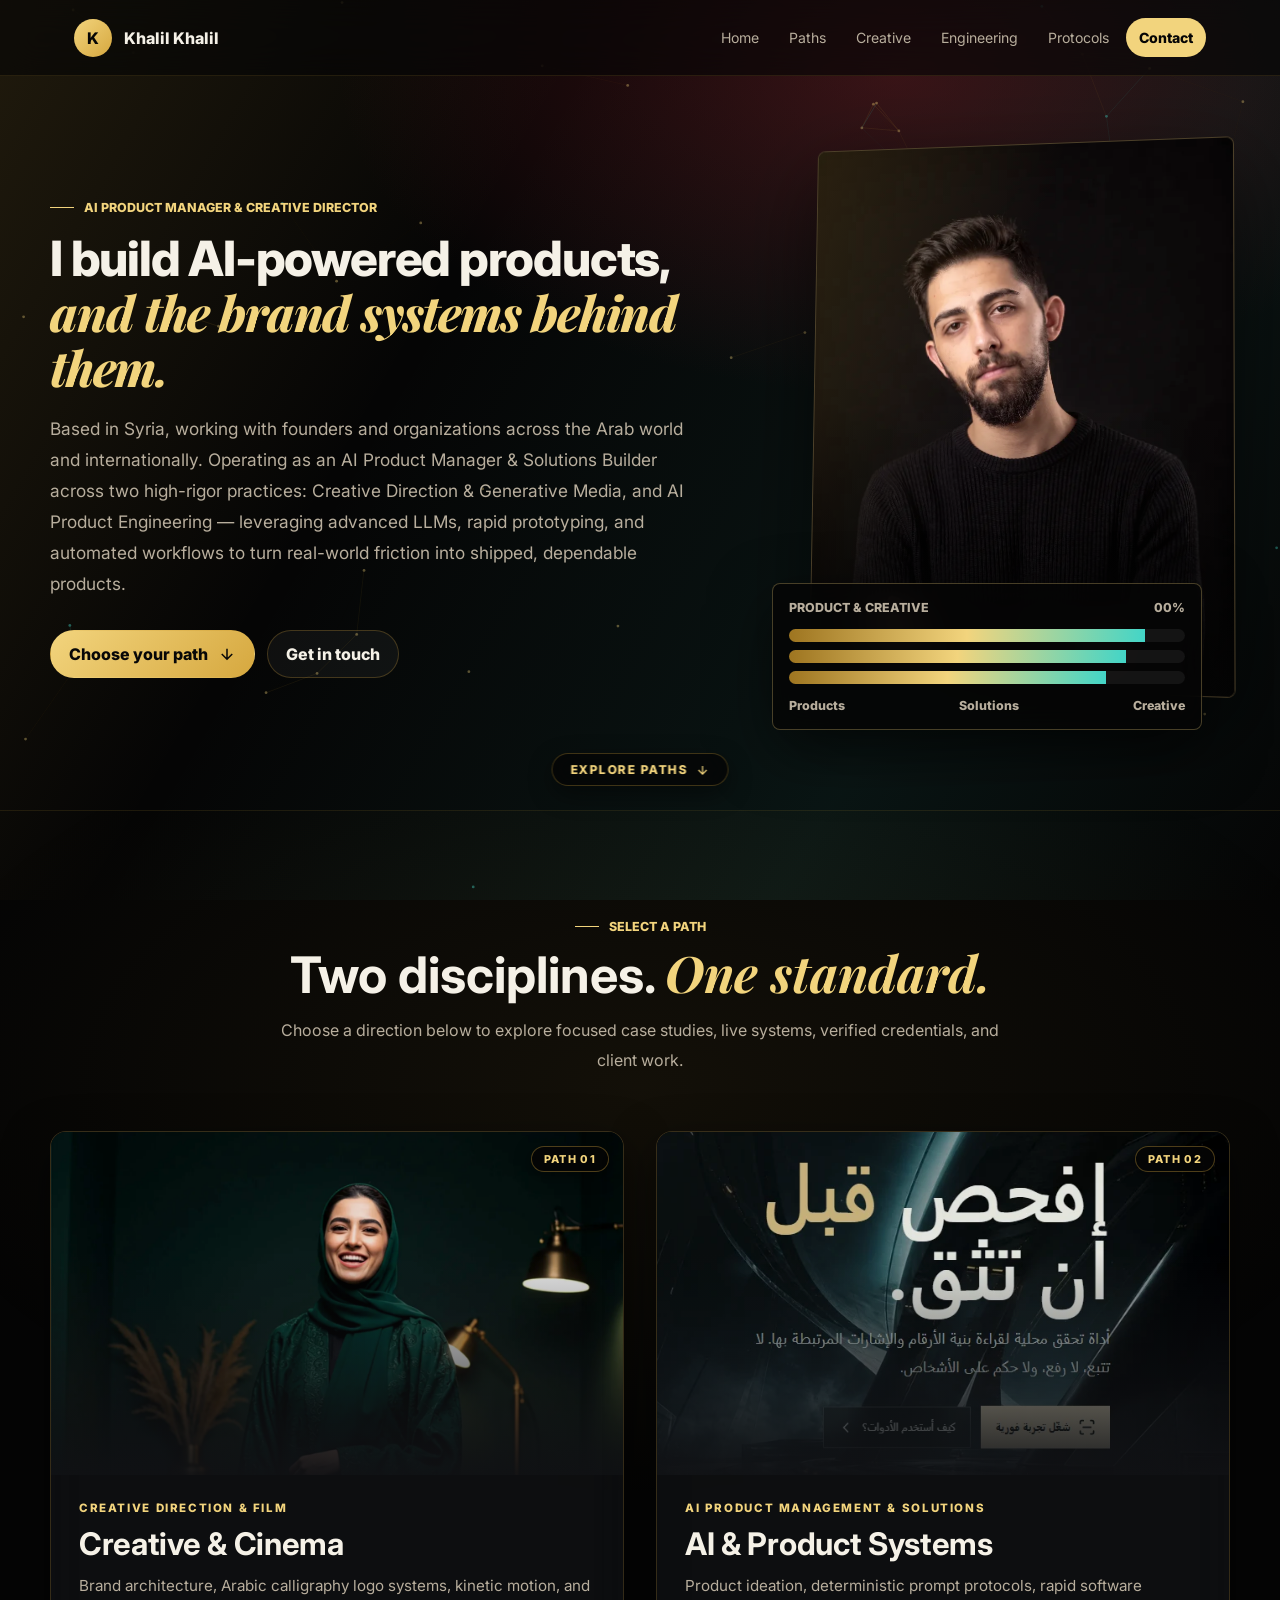
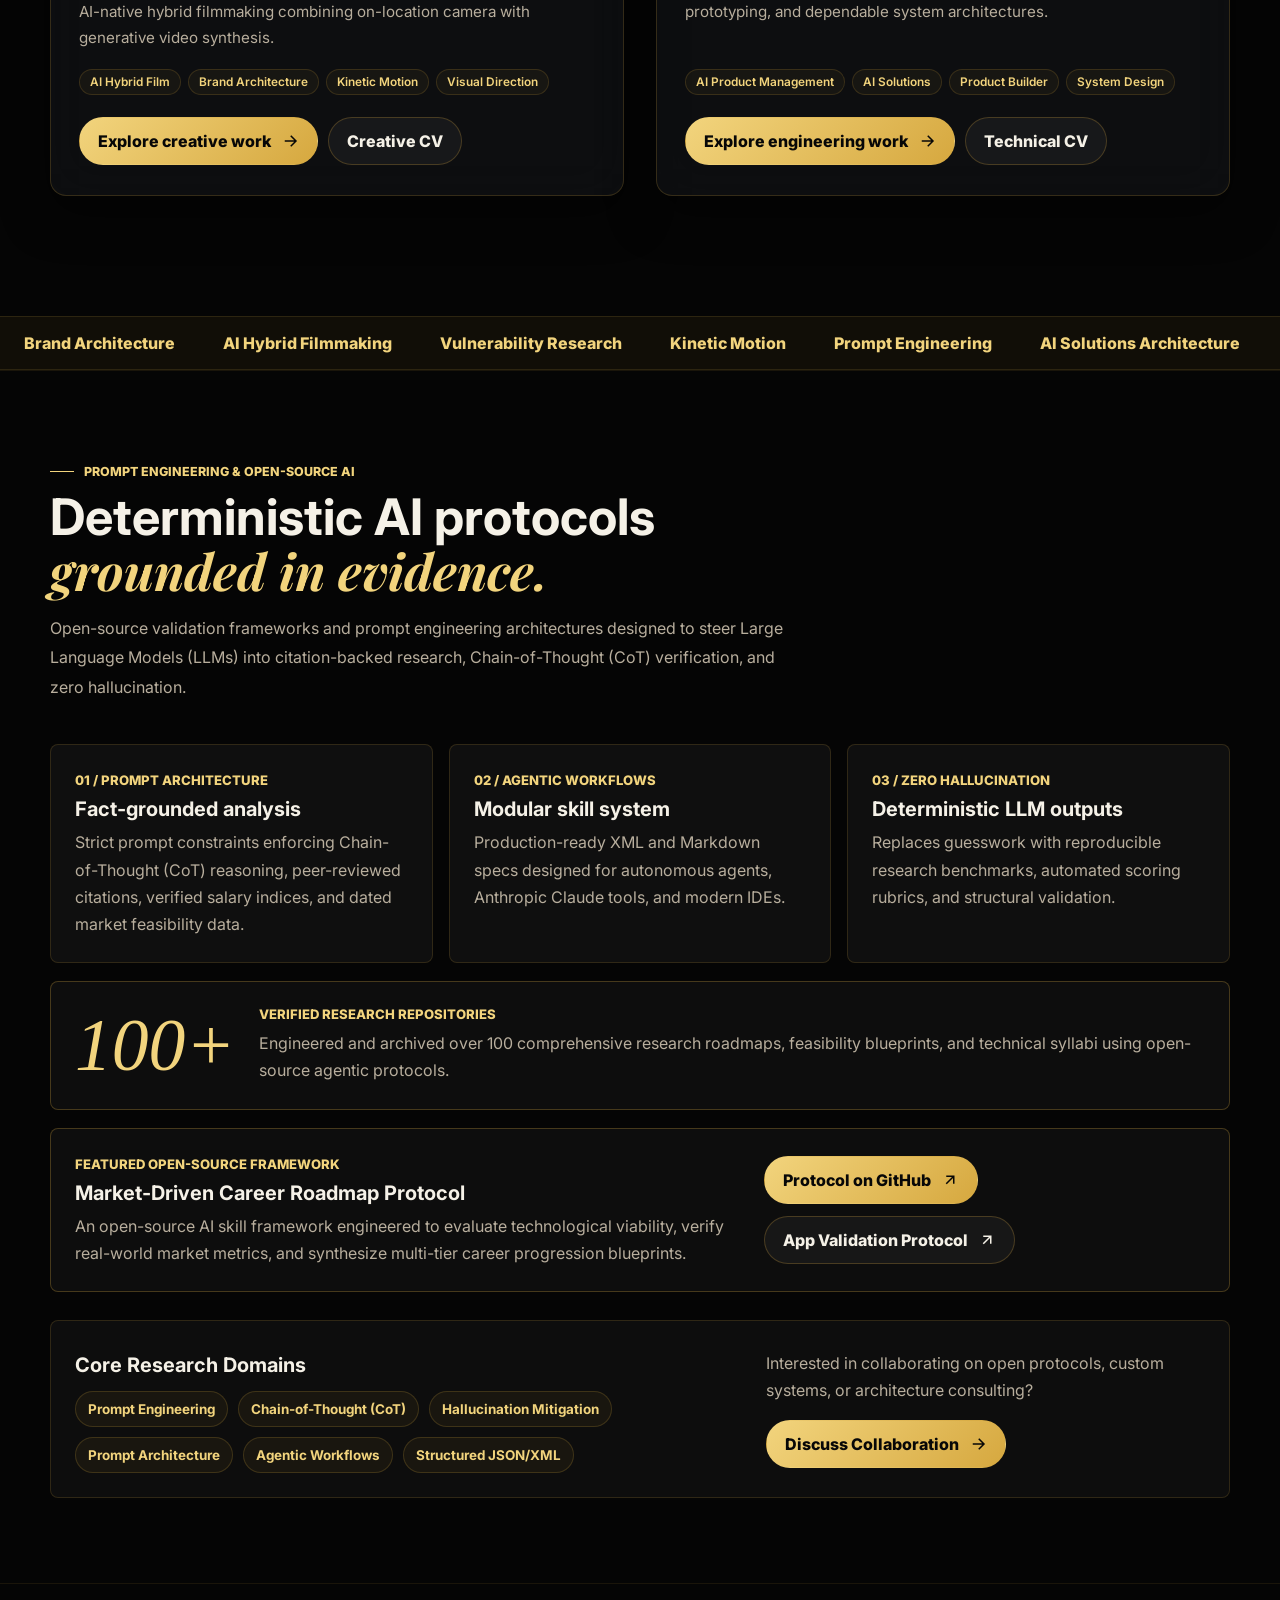
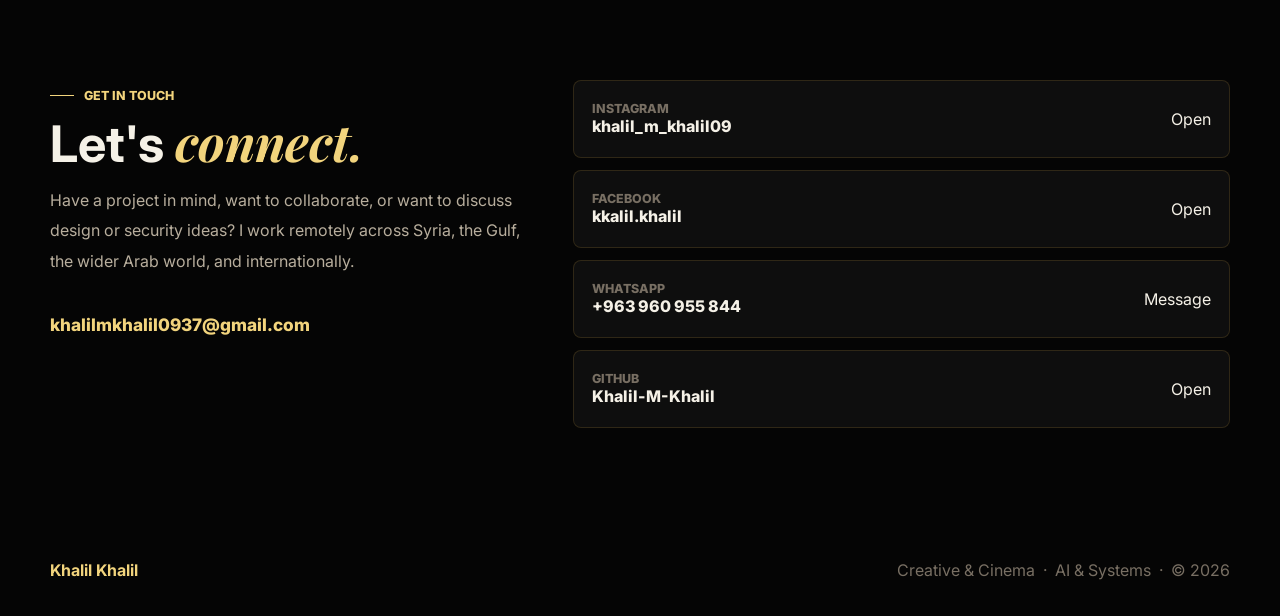
<file: index.html>
<!DOCTYPE html>
<html lang="en">
<head>
<meta charset="UTF-8">
<meta name="viewport" content="width=device-width, initial-scale=1.0">
<title>Khalil Khalil | Designer &amp; Security Researcher</title>
<meta name="description" content="Portfolio of Khalil Khalil: brand architecture, kinetic motion, cybersecurity research, prompt engineering, and deterministic AI protocols.">
<meta name="theme-color" content="#050505">
<link rel="preconnect" href="https://fonts.googleapis.com">
<link rel="preconnect" href="https://fonts.gstatic.com" crossorigin>
<link href="https://fonts.googleapis.com/css2?family=Inter:wght@400;500;600;700;800&family=Playfair+Display:ital,wght@0,700;1,700&display=swap" rel="stylesheet">
<link rel="stylesheet" href="css/style.css?v=20261119_typo_v6">
</head>
<body><canvas class="site-bg-canvas" id="bgCanvas" aria-hidden="true"></canvas>
<div class="cursor" id="cursor"></div>
<div class="cursor-ring" id="cursorRing"></div>
<div class="scroll-progress" id="scrollProgress"></div>

<nav class="nav"><div class="nav-inner">
    <a class="brand" href="index.html" aria-label="Khalil Khalil home"><span class="brand-mark">K</span><span>Khalil Khalil</span></a>
    <button class="menu-btn" id="menuBtn" aria-label="Open menu" aria-controls="navLinks" aria-expanded="false"><svg viewBox="0 0 24 24" width="19" height="19" fill="none" stroke="currentColor" stroke-width="2"><path d="M4 7h16M4 12h16M4 17h16"/></svg></button>
    <div class="nav-links" id="navLinks"><a href="index.html">Home</a><a href="#paths">Paths</a><a href="design.html">Creative</a><a href="technical.html">Engineering</a><a href="#protocols">Protocols</a><a class="nav-action" href="#contact">Contact</a></div></div></nav>
<main>
  <section class="hero landing-hero" id="home"><div class="container">
    <div class="hero-grid landing-hero-grid">
      <div class="landing-hero-copy">
        <span class="eyebrow reveal">AI Product Manager &amp; Creative Director</span>
        <h1 class="reveal">I build <span class="nowrap">AI-powered</span> products, <br class="desk-br"><span class="serif">and the brand systems behind them.</span></h1>
        <p class="hero-copy reveal">Based in Syria, working with founders and organizations across the Arab world and internationally. Operating as an AI Product Manager &amp; Solutions Builder across two high-rigor practices: Creative Direction &amp; Generative Media, and AI Product Engineering &mdash; leveraging advanced LLMs, rapid prototyping, and automated workflows to turn real-world friction into shipped, dependable products.</p>
        <div class="hero-actions reveal">
          <a class="btn btn-primary" href="#paths">Choose your path <svg viewBox="0 0 24 24" fill="none" stroke="currentColor" stroke-width="2"><path d="M12 5v14M19 12l-7 7-7-7"/></svg></a>
          <a class="btn" href="#contact">Get in touch</a>
        </div>
      </div>

      <div class="portrait-stage reveal">
        <div class="portrait-card" data-tilt>
          <img src="assets/portrait.webp" alt="Portrait of Khalil Khalil">
        </div>
        <div class="glass-console">
          <div class="console-top"><span>PRODUCT &amp; CREATIVE</span><span id="timelinePercent">00%</span></div>
          <div class="console-bars" aria-hidden="true">
            <div class="bar"><span style="--w:90%"></span></div>
            <div class="bar"><span style="--w:85%"></span></div>
            <div class="bar"><span style="--w:80%"></span></div>
          </div>
          <div class="console-bottom"><span>Products</span><span>Solutions</span><span>Creative</span></div>
        </div>
      </div>
    </div>
  </div>
  <a class="scroll-cue landing-scroll-cue" href="#paths" aria-label="Scroll to explore paths">
    <span>Explore Paths</span>
    <svg viewBox="0 0 24 24" fill="none" stroke="currentColor" stroke-width="2"><path d="M12 5v14M19 12l-7 7-7-7"/></svg>
  </a>
  </section>

  <section class="section landing-paths-section" id="paths"><div class="container">
    <div class="section-head landing-paths-head reveal">
      <span class="eyebrow">Select a Path</span>
      <h2>Two disciplines. <span class="serif">One standard.</span></h2>
      <p class="section-desc">Choose a direction below to explore focused case studies, live systems, verified credentials, and client work.</p>
    </div>

    <div class="landing-choice-wrapper">
      <article class="landing-choice-card card-design reveal-card" data-tilt>
        <div class="landing-choice-glow"></div>
        <div class="landing-choice-media">
          <img src="assets/almira-1.webp" alt="Almira brand identity campaign artwork" loading="lazy">
          <span class="landing-choice-badge">PATH 01</span>
          <div class="landing-media-overlay"></div>
        </div>
        <div class="landing-choice-body">
          <span class="card-number">CREATIVE DIRECTION &amp; FILM</span>
          <h3>Creative &amp; Cinema</h3>
          <p>Brand architecture, Arabic calligraphy logo systems, kinetic motion, and AI-native hybrid filmmaking combining on-location camera with generative video synthesis.</p>
          <div class="landing-choice-tags">
            <span class="tag">AI Hybrid Film</span>
            <span class="tag">Brand Architecture</span>
            <span class="tag">Kinetic Motion</span>
            <span class="tag">Visual Direction</span>
          </div>
          <div class="path-actions">
            <a class="btn btn-primary" href="design.html">Explore creative work <svg viewBox="0 0 24 24" fill="none" stroke="currentColor" stroke-width="2"><path d="M5 12h14M13 5l7 7-7 7"/></svg></a>
            <a class="btn" href="assets/Khalil_Khalil_CV_Creative.pdf" target="_blank" rel="noopener">Creative CV</a>
          </div>
        </div>
      </article>

      <article class="landing-choice-card card-tech reveal-card" data-tilt>
        <div class="landing-choice-glow"></div>
        <div class="landing-choice-media">
          <img src="assets/phoenix.webp" alt="Phoenix security and forensics tool interface" loading="lazy">
          <span class="landing-choice-badge">PATH 02</span>
          <div class="landing-media-overlay"></div>
        </div>
        <div class="landing-choice-body">
          <span class="card-number">AI PRODUCT MANAGEMENT &amp; SOLUTIONS</span>
          <h3>AI &amp; Product Systems</h3>
          <p>Product ideation, deterministic prompt protocols, rapid software prototyping, and dependable system architectures.</p>
          <div class="landing-choice-tags">
            <span class="tag">AI Product Management</span>
            <span class="tag">AI Solutions</span>
            <span class="tag">Product Builder</span>
            <span class="tag">System Design</span>
          </div>
          <div class="path-actions">
            <a class="btn btn-primary" href="technical.html">Explore engineering work <svg viewBox="0 0 24 24" fill="none" stroke="currentColor" stroke-width="2"><path d="M5 12h14M13 5l7 7-7 7"/></svg></a>
            <a class="btn" href="assets/Khalil_Khalil_CV_Technical.pdf" target="_blank" rel="noopener">Technical CV</a>
          </div>
        </div>
      </article>
    </div>
  </div></section>

  <div class="marquee" aria-hidden="true">
    <div class="marquee-track"><span>Brand Architecture</span><span>AI Hybrid Filmmaking</span><span>Vulnerability Research</span><span>Kinetic Motion</span><span>Prompt Engineering</span><span>AI Solutions Architecture</span><span>Digital Forensics</span><span>Autonomous Agents</span><span>Full-Stack Engineering</span><span>Workflow Automation</span><span>Creative Direction</span><span>Threat Mitigation</span><span>Remotion Compositing</span><span>Brand Architecture</span><span>AI Hybrid Filmmaking</span><span>Vulnerability Research</span><span>Kinetic Motion</span><span>Prompt Engineering</span><span>AI Solutions Architecture</span><span>Digital Forensics</span><span>Autonomous Agents</span><span>Full-Stack Engineering</span><span>Workflow Automation</span><span>Creative Direction</span><span>Threat Mitigation</span><span>Remotion Compositing</span></div>
  </div>

  <section class="section landing-compact-section" id="protocols"><div class="container">
    <div class="section-head"><span class="eyebrow reveal">Prompt Engineering &amp; Open-Source AI</span><h2 class="reveal">Deterministic AI protocols <span class="serif">grounded in evidence.</span></h2><p class="section-desc reveal">Open-source validation frameworks and prompt engineering architectures designed to steer Large Language Models (LLMs) into citation-backed research, Chain-of-Thought (CoT) verification, and zero hallucination.</p></div>
    
    <div class="learning-grid">
      <article class="learning-card reveal"><span class="card-number">01 / PROMPT ARCHITECTURE</span><h3>Fact-grounded analysis</h3><p>Strict prompt constraints enforcing Chain-of-Thought (CoT) reasoning, peer-reviewed citations, verified salary indices, and dated market feasibility data.</p></article>
      <article class="learning-card reveal"><span class="card-number">02 / AGENTIC WORKFLOWS</span><h3>Modular skill system</h3><p>Production-ready XML and Markdown specs designed for autonomous agents, Anthropic Claude tools, and modern IDEs.</p></article>
      <article class="learning-card reveal"><span class="card-number">03 / ZERO HALLUCINATION</span><h3>Deterministic LLM outputs</h3><p>Replaces guesswork with reproducible research benchmarks, automated scoring rubrics, and structural validation.</p></article>
    </div>

    <article class="learning-impact reveal"><strong>100+</strong><div><span class="card-number">VERIFIED RESEARCH REPOSITORIES</span><p>Engineered and archived over 100 comprehensive research roadmaps, feasibility blueprints, and technical syllabi using open-source agentic protocols.</p></div></article>

    <article class="learning-resources reveal"><div><span class="card-number">FEATURED OPEN-SOURCE FRAMEWORK</span><h3>Market-Driven Career Roadmap Protocol</h3><p>An open-source AI skill framework engineered to evaluate technological viability, verify real-world market metrics, and synthesize multi-tier career progression blueprints.</p></div><div class="learning-action-duo"><a class="btn btn-primary" href="https://github.com/Khalil-M-Khalil/career-learning-roadmap-protocol" target="_blank" rel="noopener">Protocol on GitHub <svg viewBox="0 0 24 24" fill="none" stroke="currentColor" stroke-width="2"><path d="M7 17 17 7M7 7h10v10"/></svg></a><a class="btn" href="https://github.com/Khalil-M-Khalil/app-idea-validation-protocol" target="_blank" rel="noopener">App Validation Protocol <svg viewBox="0 0 24 24" fill="none" stroke="currentColor" stroke-width="2"><path d="M7 17 17 7M7 7h10v10"/></svg></a></div></article>

    <div class="learning-bottom reveal">
      <div><h3>Core Research Domains</h3><div class="tag-wall"><span class="tag">Prompt Engineering</span><span class="tag">Chain-of-Thought (CoT)</span><span class="tag">Hallucination Mitigation</span><span class="tag">Prompt Architecture</span><span class="tag">Agentic Workflows</span><span class="tag">Structured JSON/XML</span></div></div>
      <div class="learning-cta"><p>Interested in collaborating on open protocols, custom systems, or architecture consulting?</p><a class="btn btn-primary" href="#contact">Discuss Collaboration <svg viewBox="0 0 24 24" fill="none" stroke="currentColor" stroke-width="2"><path d="M5 12h14M13 5l7 7-7 7"/></svg></a></div>
    </div>
  </div></section>

  <section class="section" id="contact">
    <div class="container">
      <div class="contact-layout">
        <div>
          <span class="eyebrow reveal">Get In Touch</span>
          <h2 class="reveal">Let's <span class="serif">connect.</span></h2>
          <p class="contact-lead reveal">Have a project in mind, want to collaborate, or want to discuss design or security ideas? I work remotely across Syria, the Gulf, the wider Arab world, and internationally.</p>
          <a class="email-link reveal" href="mailto:khalilmkhalil0937@gmail.com">khalilmkhalil0937@gmail.com</a>
        </div>
        <div class="contact-list">
          <a class="contact-item reveal" href="https://www.instagram.com/khalil_m_khalil09/" target="_blank" rel="noopener"><span><span class="contact-platform">Instagram</span><span class="contact-handle">khalil_m_khalil09</span></span><span>Open</span></a>
          <a class="contact-item reveal" href="https://www.facebook.com/kkalil.khalil" target="_blank" rel="noopener"><span><span class="contact-platform">Facebook</span><span class="contact-handle">kkalil.khalil</span></span><span>Open</span></a>
          <a class="contact-item reveal" href="https://wa.me/963960955844" target="_blank" rel="noopener"><span><span class="contact-platform">WhatsApp</span><span class="contact-handle">+963 960 955 844</span></span><span>Message</span></a>
          <a class="contact-item reveal" href="https://github.com/Khalil-M-Khalil" target="_blank" rel="noopener"><span><span class="contact-platform">GitHub</span><span class="contact-handle">Khalil-M-Khalil</span></span><span>Open</span></a>
        </div>
      </div>
    </div>
  </section>
</main>
<footer><div class="container footer-inner"><b>Khalil Khalil</b><span><a href="design.html">Creative &amp; Cinema</a> &nbsp;·&nbsp; <a href="technical.html">AI &amp; Systems</a> &nbsp;·&nbsp; © 2026</span></div></footer>
<script src="js/main.js"></script>
</body>
</html>
</file>
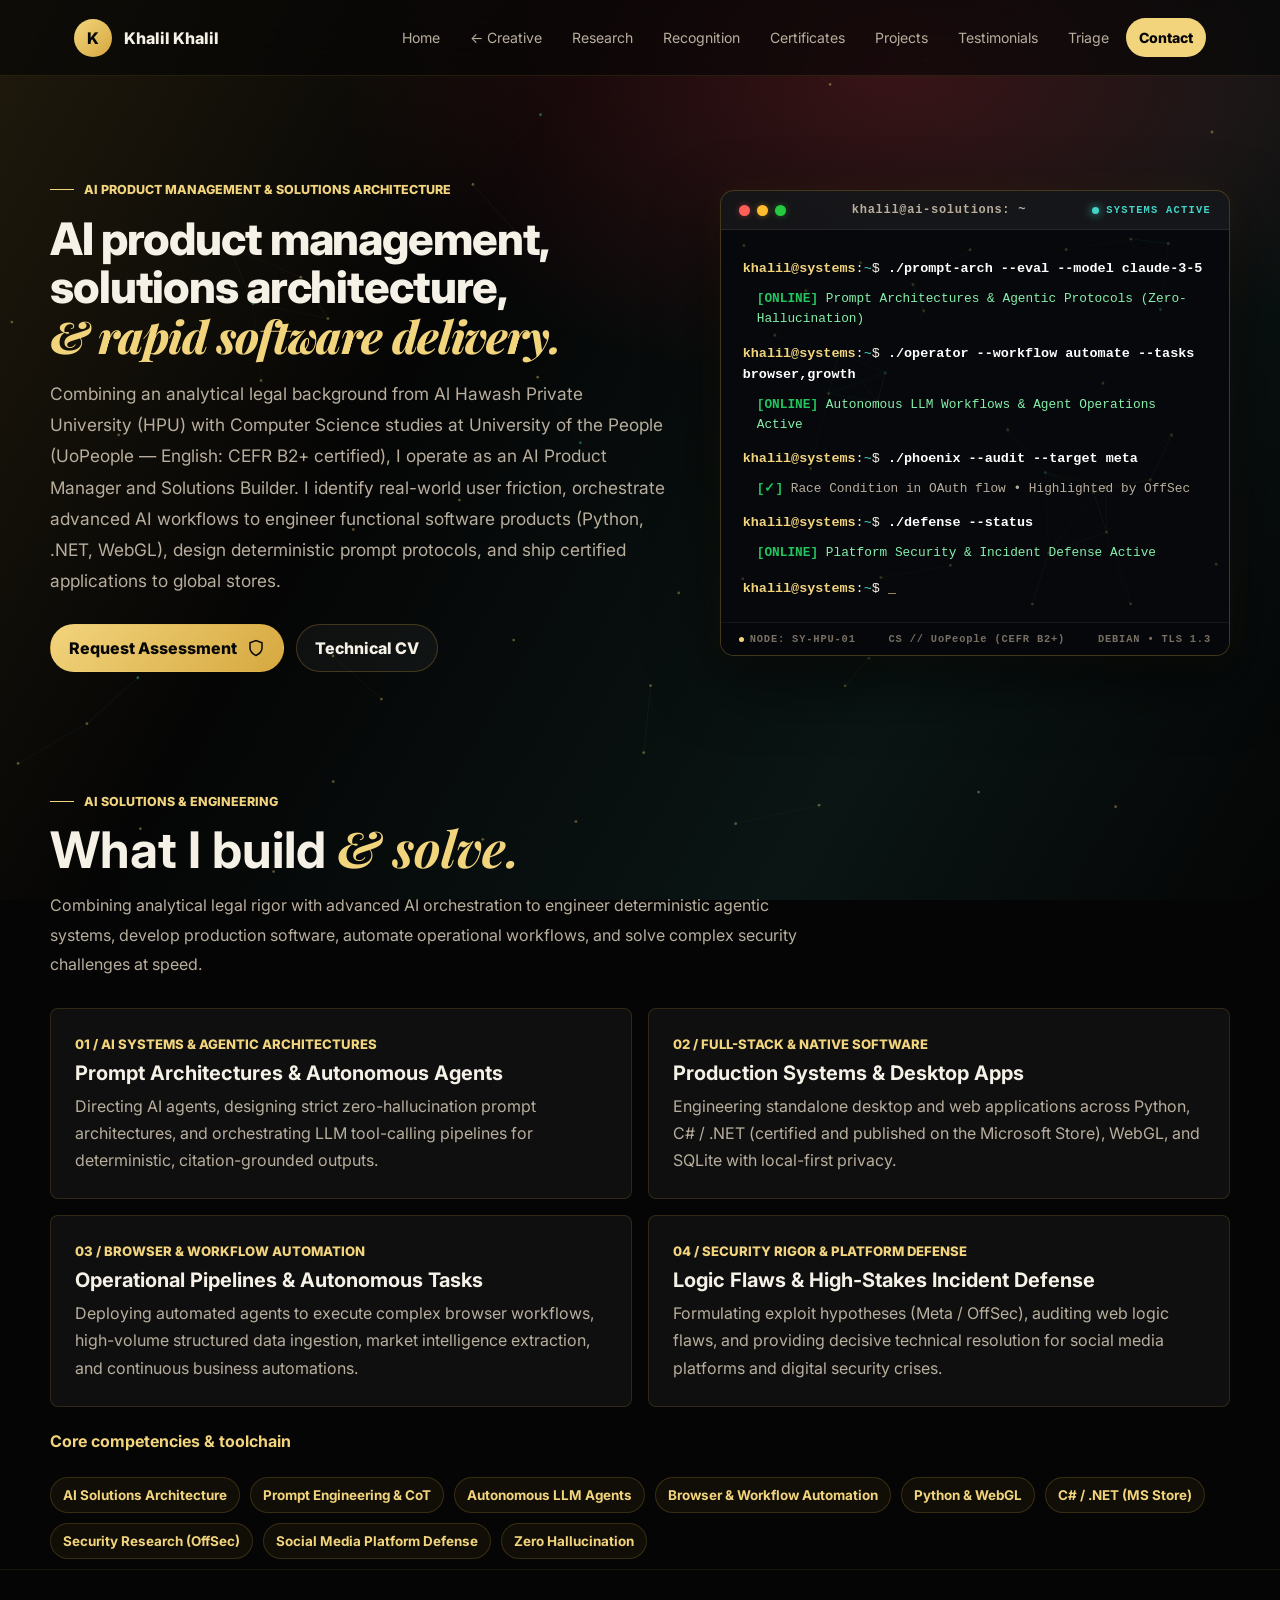
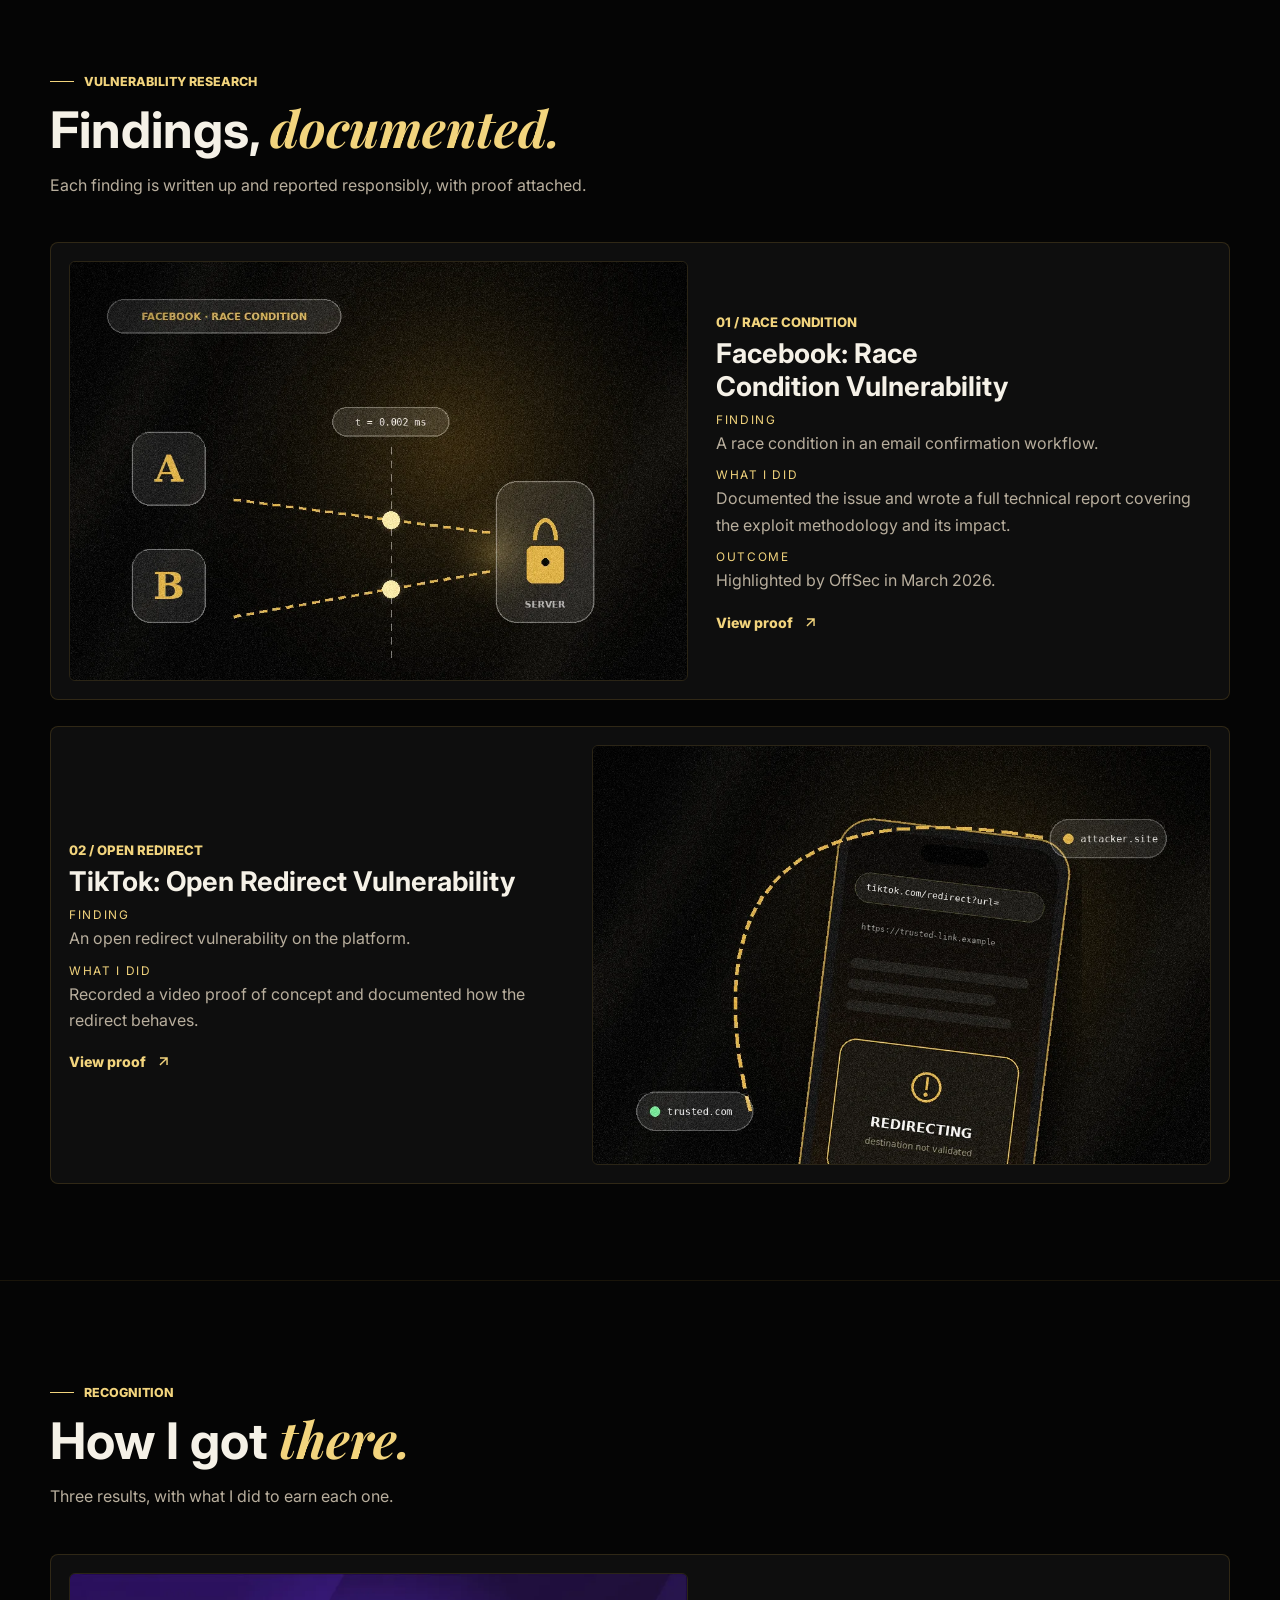
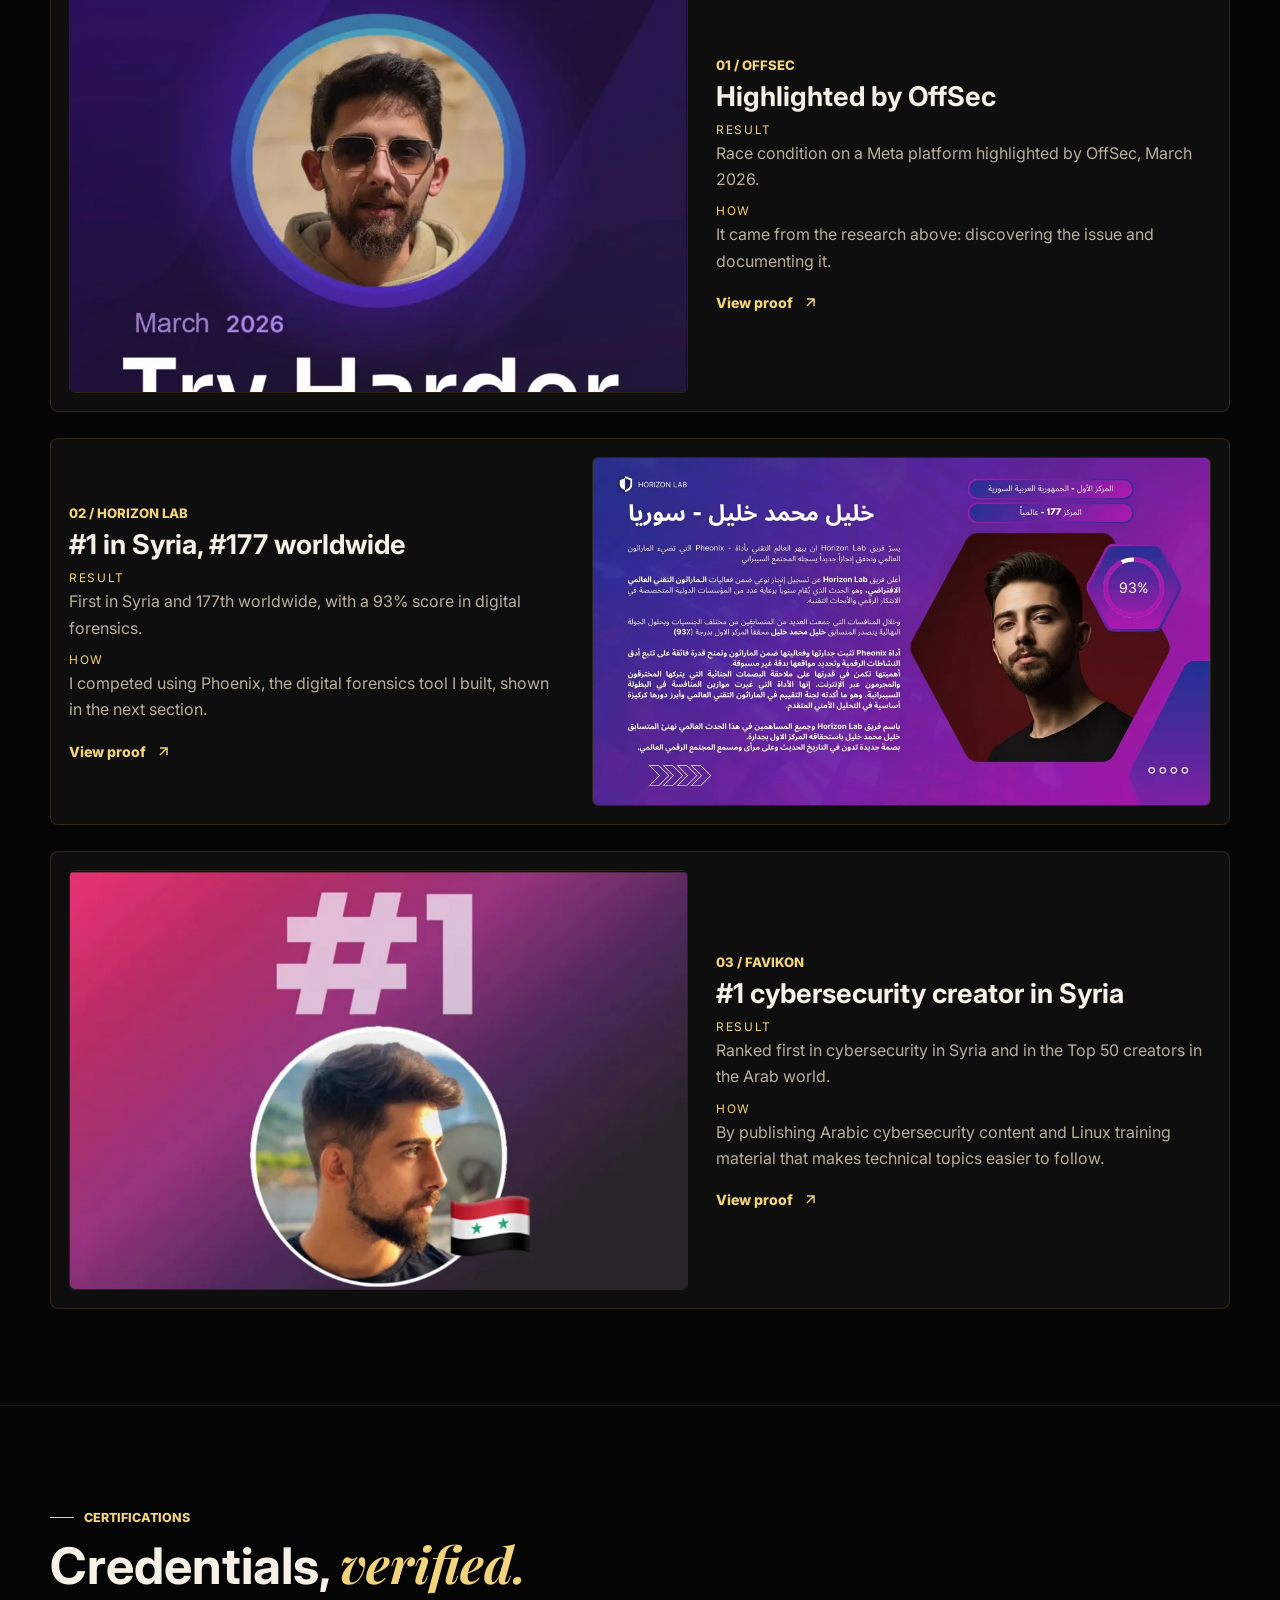
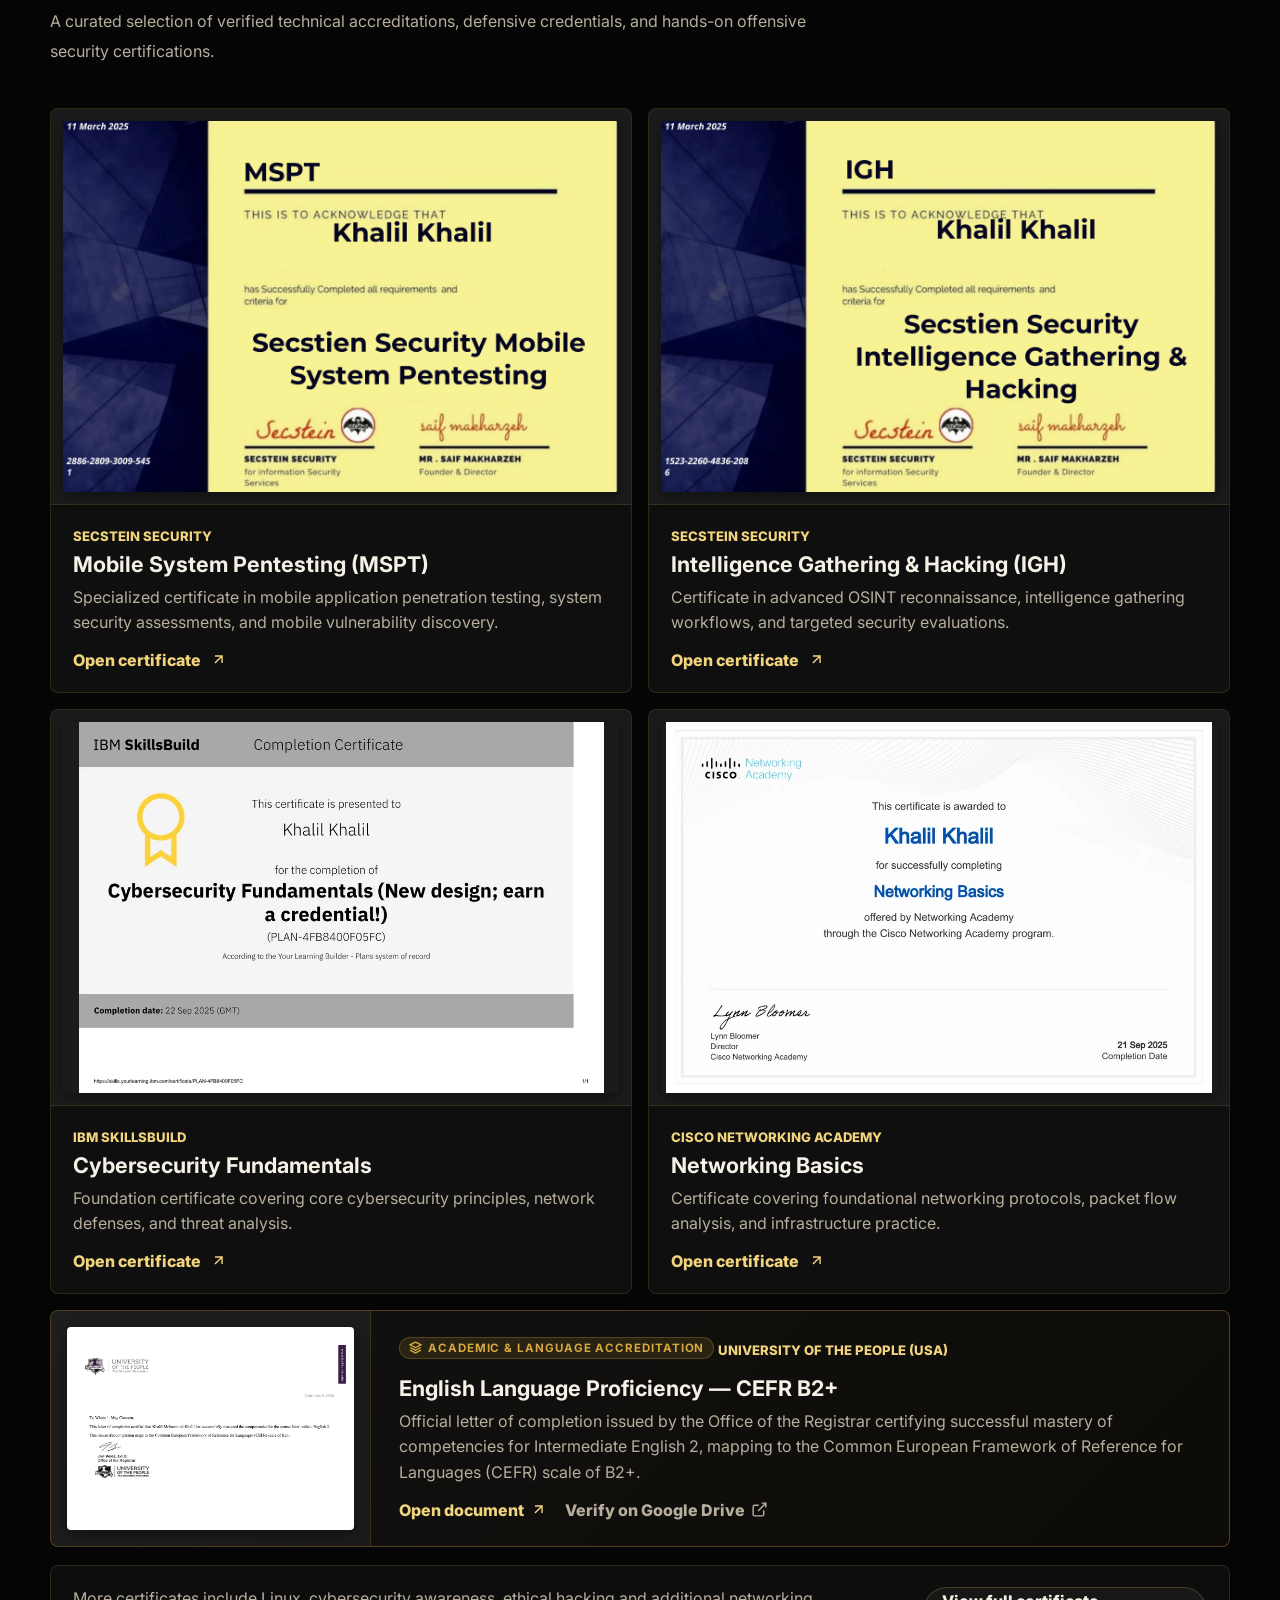
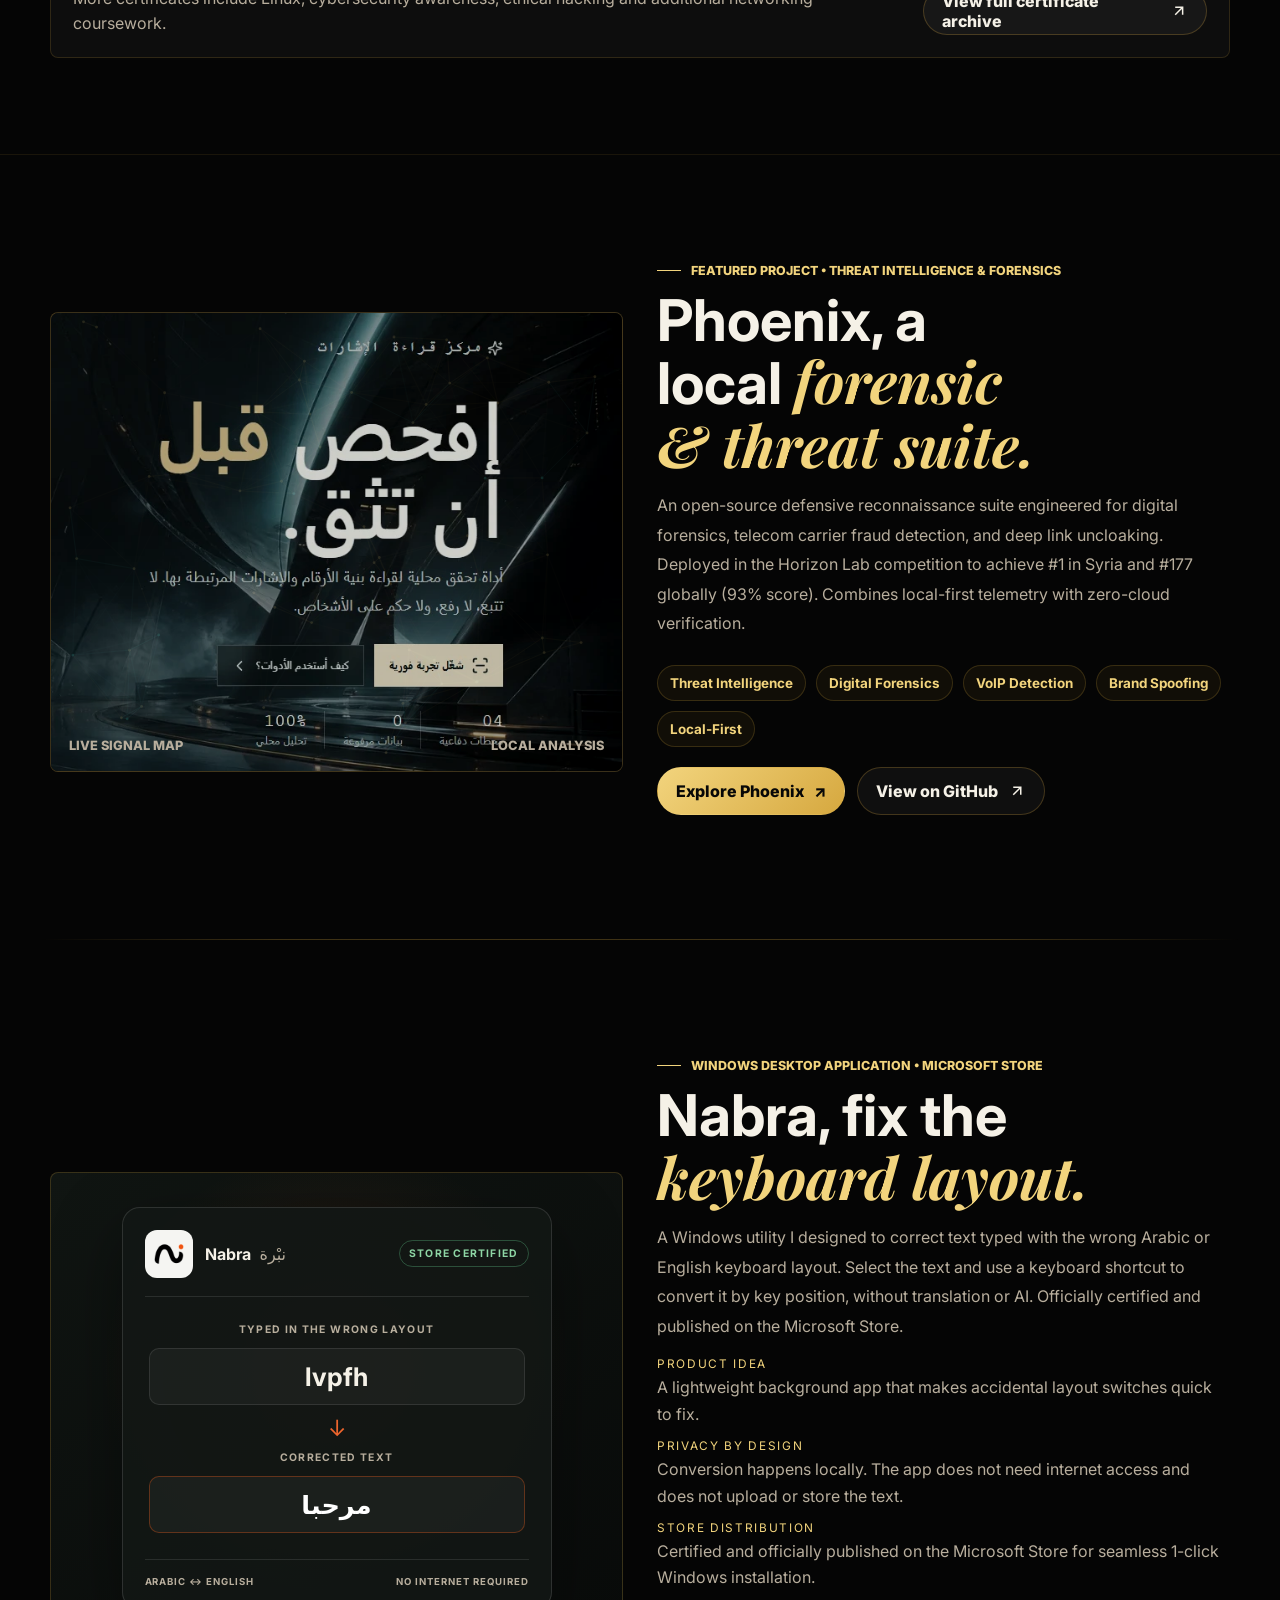
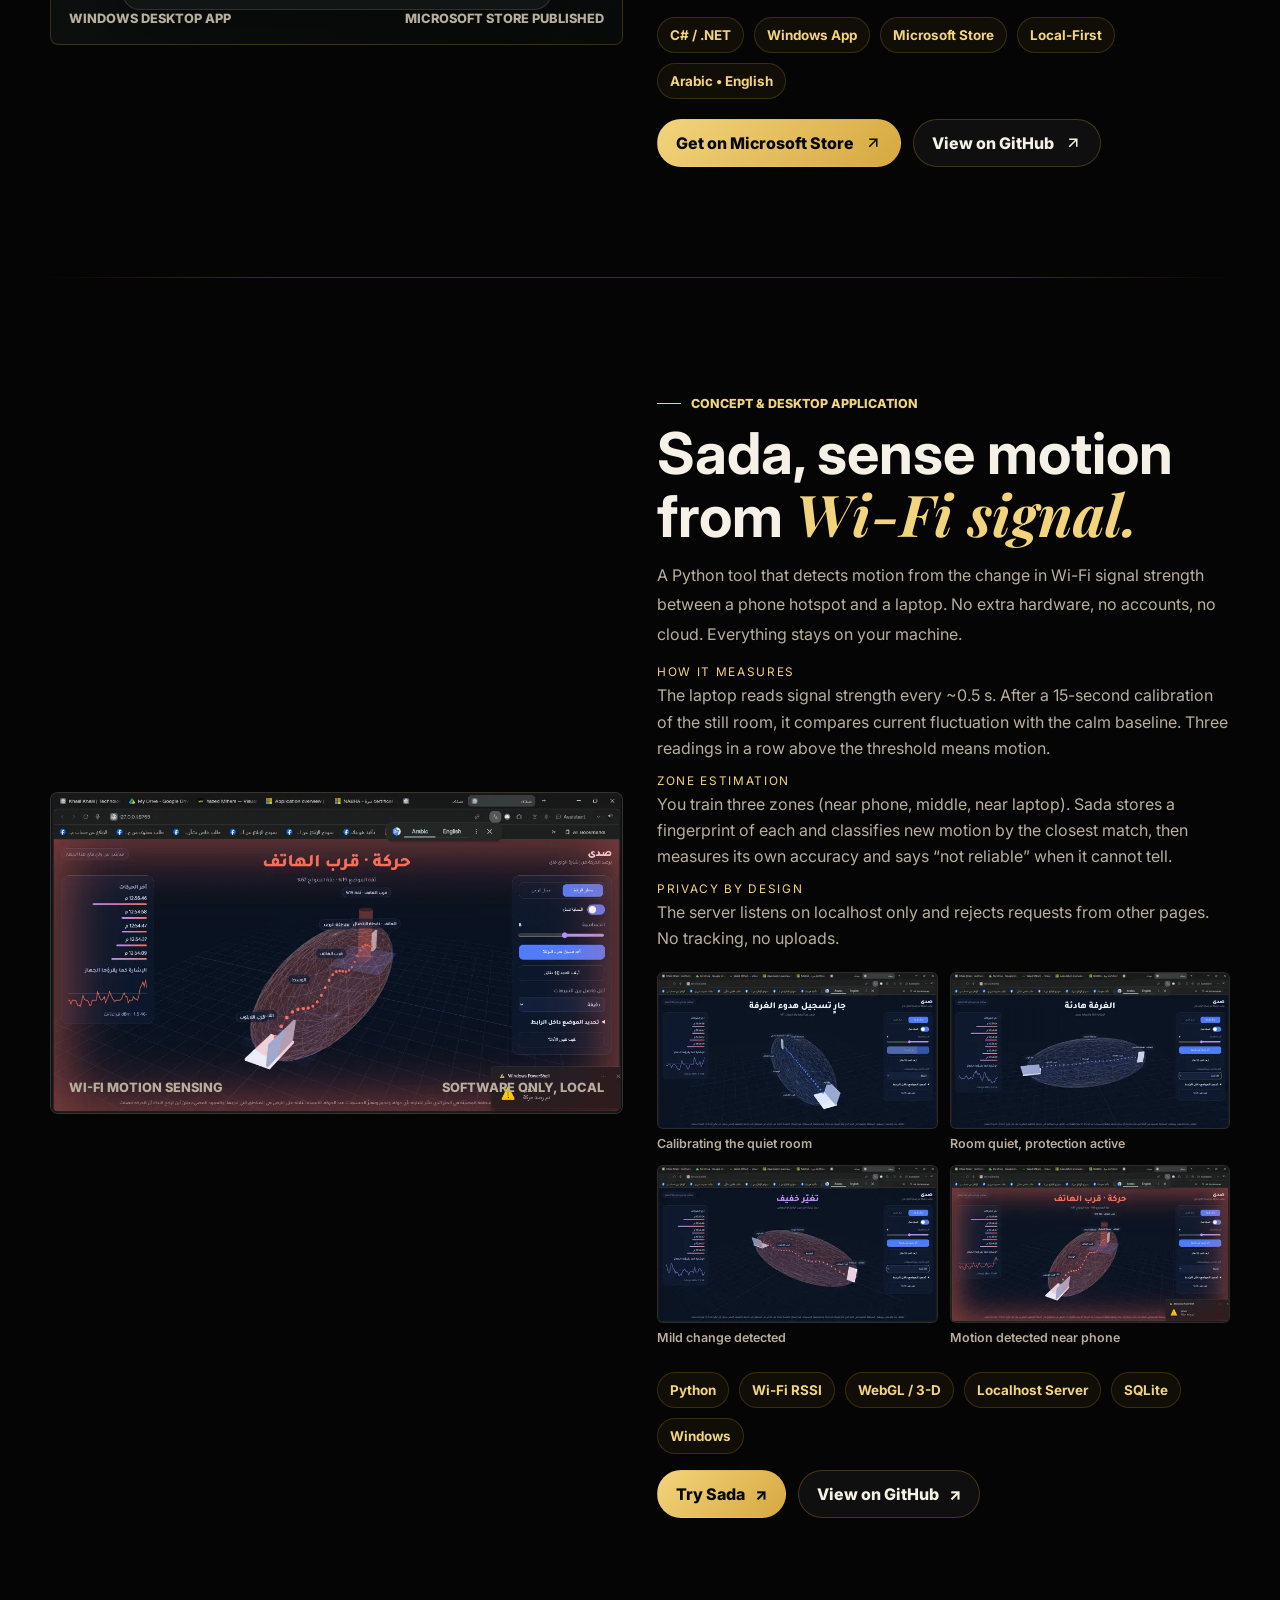
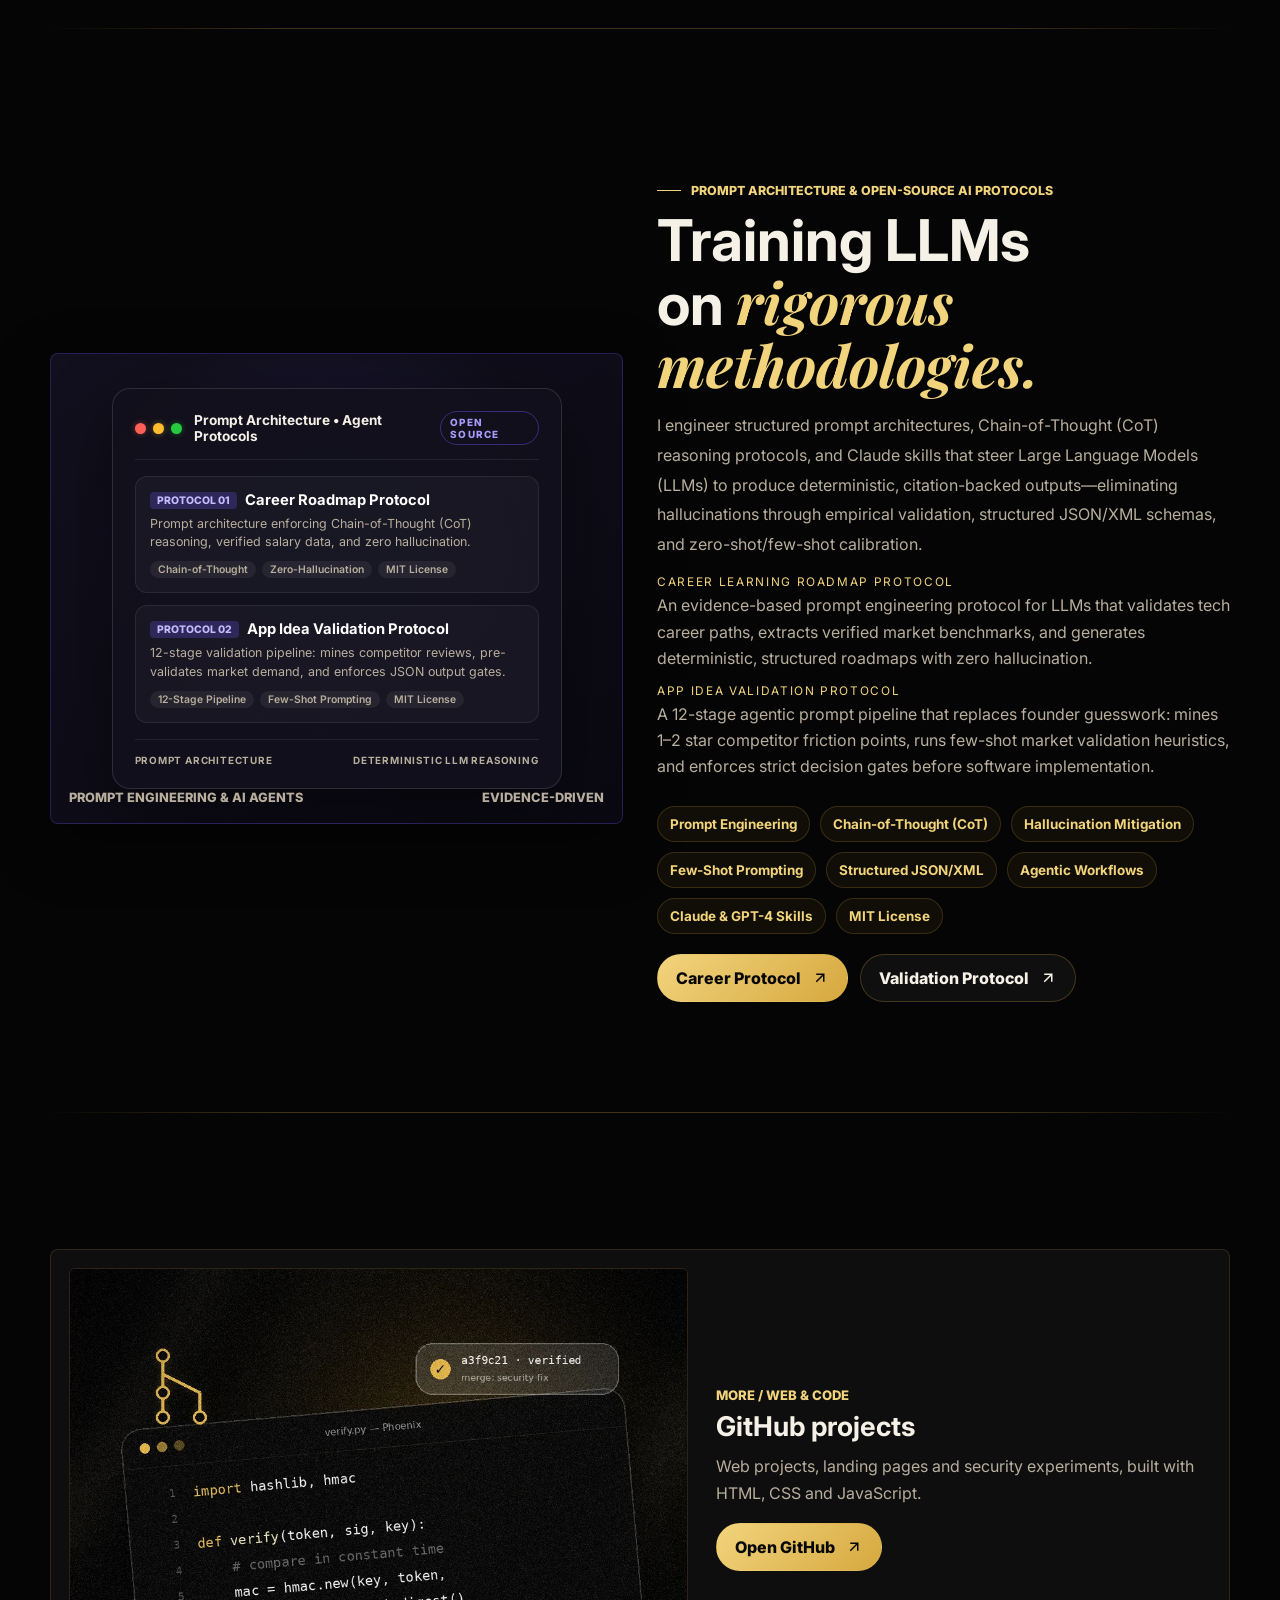
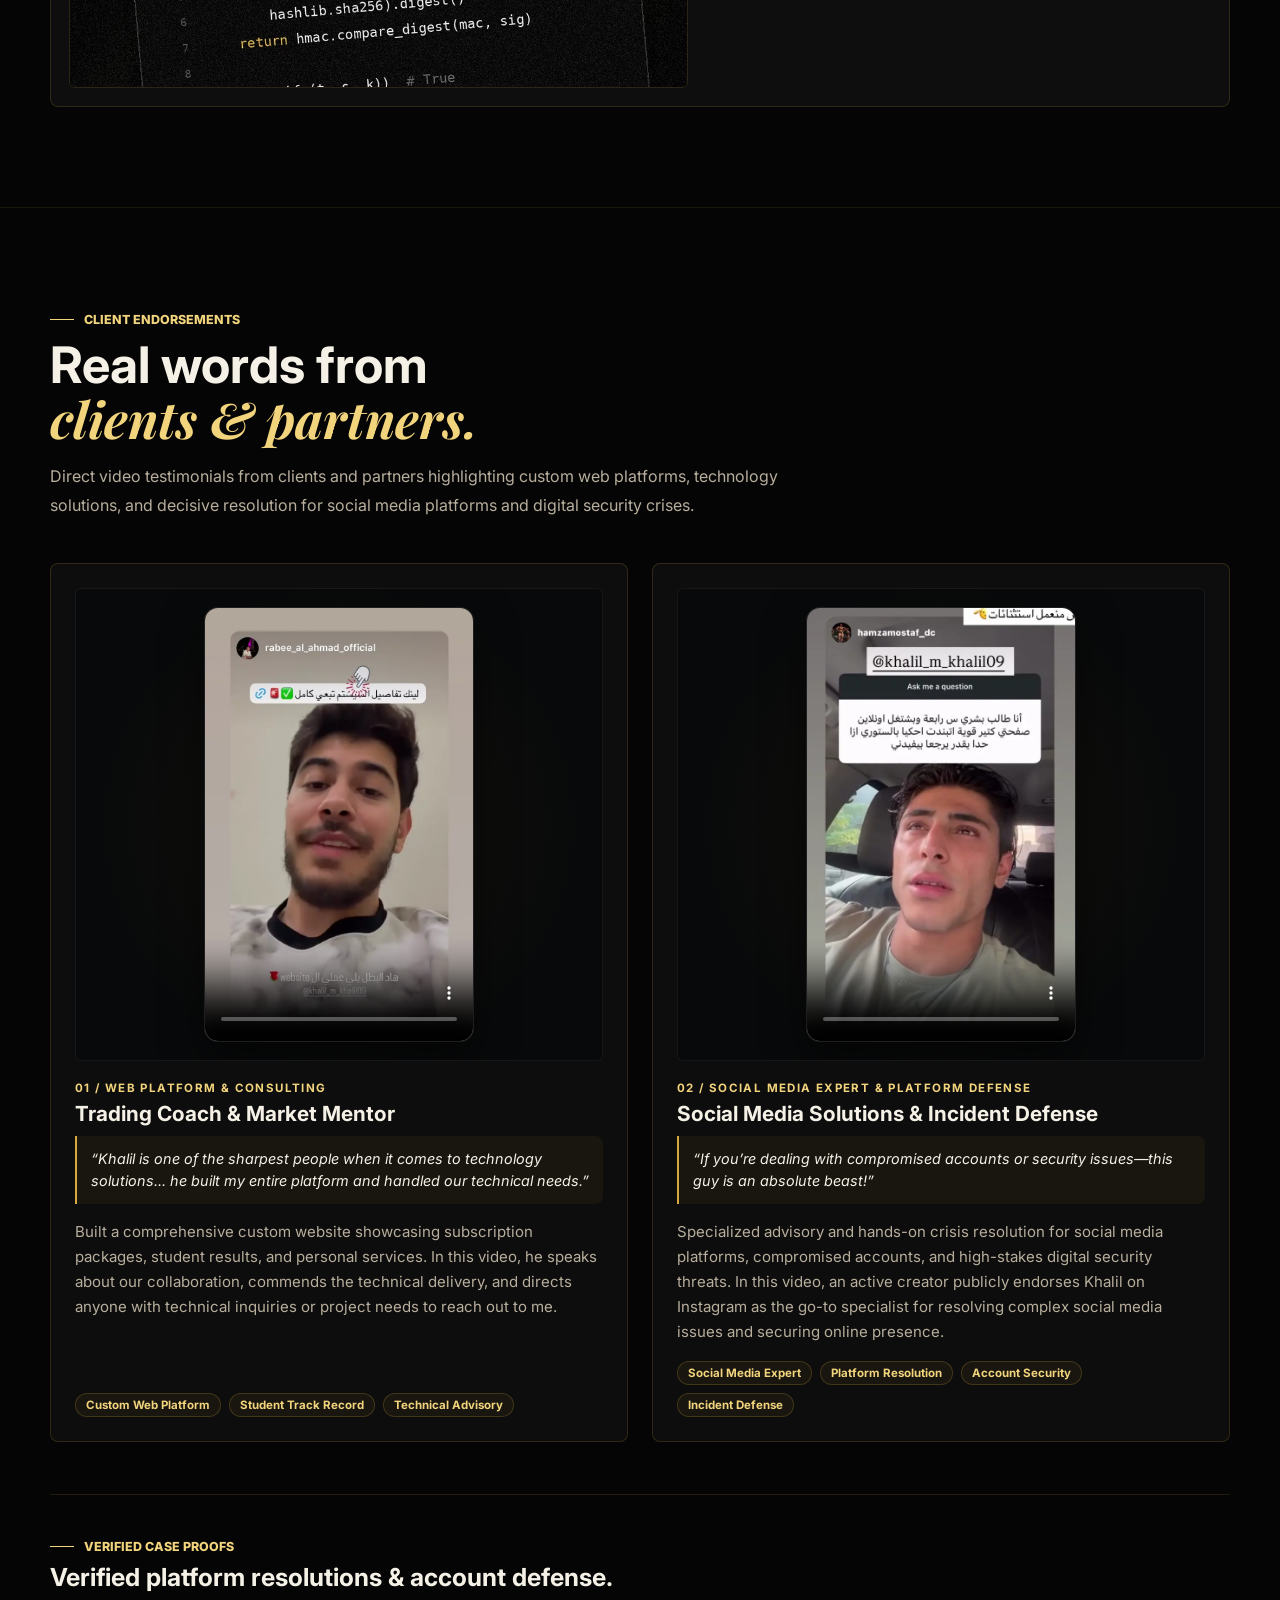
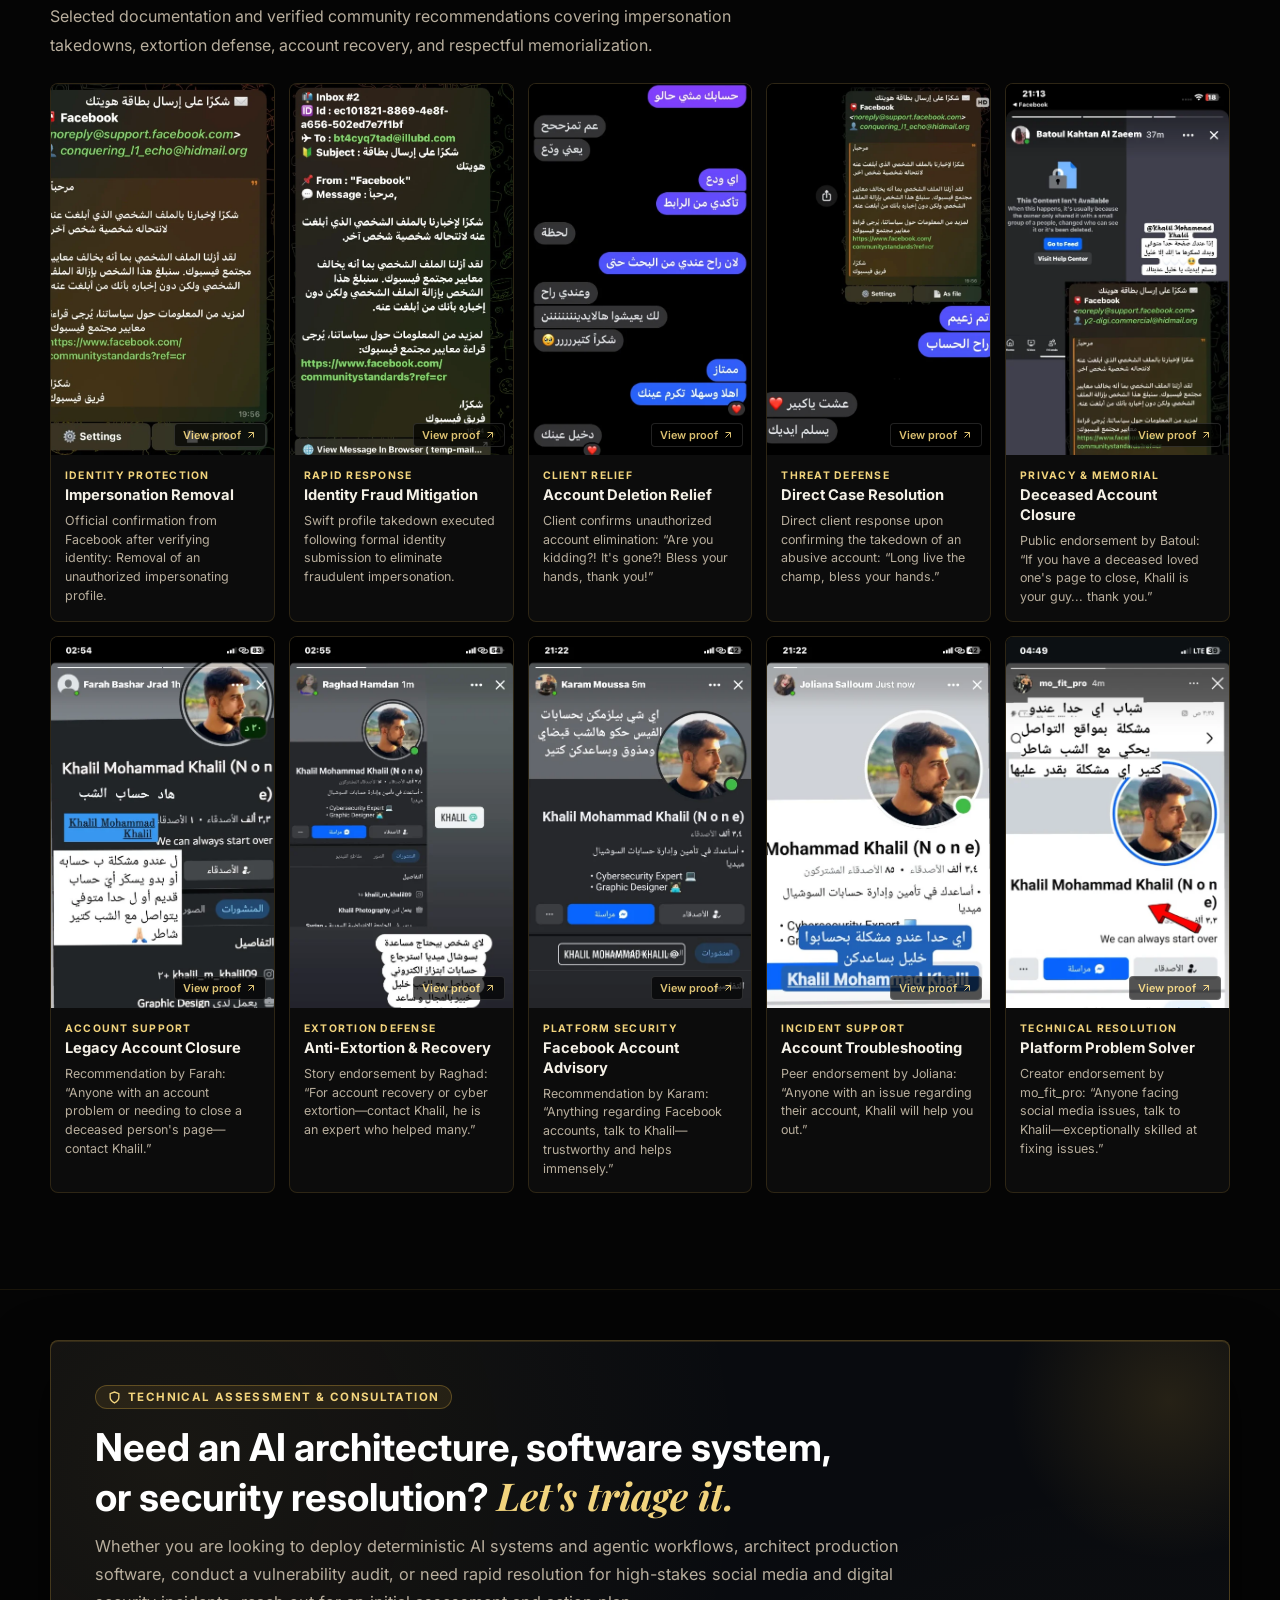
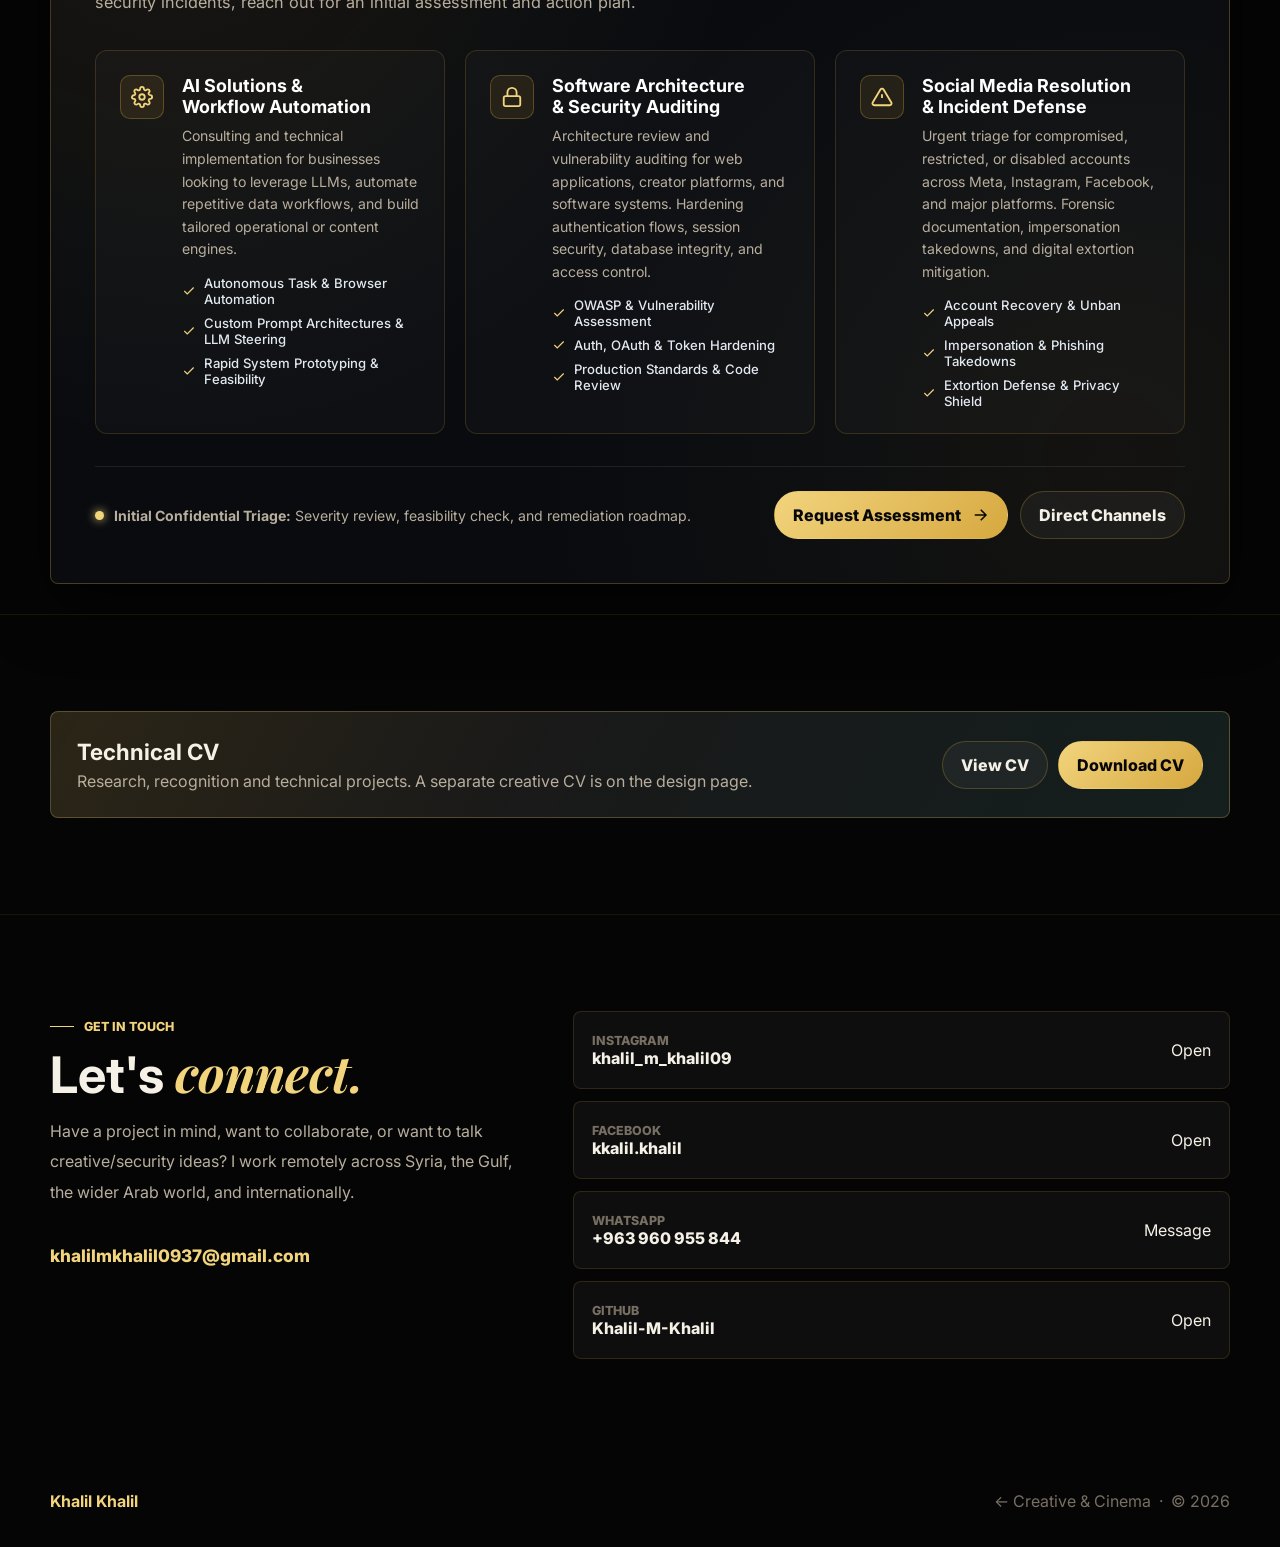
<file: technical.html>
<!DOCTYPE html>
<html lang="en">
<head>
<meta charset="UTF-8">
<meta name="viewport" content="width=device-width, initial-scale=1.0">
<title>Khalil Khalil | AI Product Manager &amp; Solutions Architect</title>
<meta name="description" content="AI Product Management, AI solutions architecture, deterministic prompt protocols, rapid software prototyping, and security systems by Khalil Khalil.">
<meta name="theme-color" content="#050505">
<link rel="preconnect" href="https://fonts.googleapis.com">
<link rel="preconnect" href="https://fonts.gstatic.com" crossorigin>
<link href="https://fonts.googleapis.com/css2?family=Inter:wght@400;500;600;700;800&family=Playfair+Display:ital,wght@0,700;1,700&display=swap" rel="stylesheet">
<link rel="stylesheet" href="css/style.css?v=20261119_typo_v6">
</head>
<body><canvas class="site-bg-canvas" id="bgCanvas" aria-hidden="true"></canvas>
<div class="cursor" id="cursor"></div>
<div class="cursor-ring" id="cursorRing"></div>
<div class="scroll-progress" id="scrollProgress"></div>

<nav class="nav"><div class="nav-inner">
    <a class="brand" href="index.html" aria-label="Khalil Khalil home"><span class="brand-mark">K</span><span>Khalil Khalil</span></a>
    <button class="menu-btn" id="menuBtn" aria-label="Open menu" aria-controls="navLinks" aria-expanded="false"><svg viewBox="0 0 24 24" width="19" height="19" fill="none" stroke="currentColor" stroke-width="2"><path d="M4 7h16M4 12h16M4 17h16"/></svg></button>
    <div class="nav-links" id="navLinks"><a href="index.html">Home</a><a href="design.html">&larr; Creative</a><a href="#research">Research</a><a href="#recognition">Recognition</a><a href="#certifications">Certificates</a><a href="#projects">Projects</a><a href="#testimonials">Testimonials</a><a href="#assessment">Triage</a><a class="nav-action" href="#contact">Contact</a></div></div></nav>
<main>
  <section class="hero tech-hero" id="home"><div class="container">
    <div class="tech-hero-grid">
      <div class="tech-hero-copy">
        <span class="eyebrow reveal">AI Product Management &amp; Solutions Architecture</span>
        <h1 class="reveal">AI product management, <br class="desk-br">solutions architecture, <br class="desk-br"><span class="serif">&amp; rapid software delivery.</span></h1>
        <p class="hero-copy reveal">Combining an analytical legal background from Al Hawash Private University (HPU) with Computer Science studies at University of the People (UoPeople &mdash; English: CEFR B2+ certified), I operate as an AI Product Manager and Solutions Builder. I identify real-world user friction, orchestrate advanced AI workflows to engineer functional software products (Python, .NET, WebGL), design deterministic prompt protocols, and ship certified applications to global stores.</p>
        <div class="hero-actions reveal">
          <button type="button" class="btn btn-primary btn-open-triage" id="btnOpenTriageHero">Request Assessment <svg viewBox="0 0 24 24" width="16" height="16" fill="none" stroke="currentColor" stroke-width="2"><path d="M12 22s8-4 8-10V5l-8-3-8 3v7c0 6 8 10 8 10z"/></svg></button>
          <a class="btn" href="assets/Khalil_Khalil_CV_Technical.pdf" target="_blank" rel="noopener">Technical CV</a>
        </div>
      </div>

      <div class="tech-terminal-stage reveal" data-tilt>
        <div class="tech-terminal">
          <div class="terminal-header">
            <div class="terminal-dots">
              <span class="dot dot-red"></span>
              <span class="dot dot-yellow"></span>
              <span class="dot dot-green"></span>
            </div>
            <div class="terminal-title">khalil@ai-solutions: ~</div>
            <div class="terminal-status"><span class="status-pulse"></span>SYSTEMS ACTIVE</div>
          </div>
          
          <div class="terminal-screen">
            <canvas id="terminalCanvas" class="terminal-canvas" aria-hidden="true"></canvas>
            <div class="terminal-content">
              <div class="t-line prompt-line"><span class="t-user">khalil@systems</span>:<span class="t-path">~</span>$ <span class="t-cmd">./prompt-arch --eval --model claude-3-5</span></div>
              <div class="t-line t-success"><span class="t-ok">[ONLINE]</span> Prompt Architectures &amp; Agentic Protocols (Zero-Hallucination)</div>
              
              <div class="t-line prompt-line"><span class="t-user">khalil@systems</span>:<span class="t-path">~</span>$ <span class="t-cmd">./operator --workflow automate --tasks browser,growth</span></div>
              <div class="t-line t-success"><span class="t-ok">[ONLINE]</span> Autonomous LLM Workflows &amp; Agent Operations Active</div>
              
              <div class="t-line prompt-line"><span class="t-user">khalil@systems</span>:<span class="t-path">~</span>$ <span class="t-cmd">./phoenix --audit --target meta</span></div>
              <div class="t-line t-log"><span class="t-check">[✓]</span> Race Condition in OAuth flow &bull; Highlighted by OffSec</div>
              
              <div class="t-line prompt-line"><span class="t-user">khalil@systems</span>:<span class="t-path">~</span>$ <span class="t-cmd">./defense --status</span></div>
              <div class="t-line t-success"><span class="t-ok">[ONLINE]</span> Platform Security &amp; Incident Defense Active</div>
              
              <div class="t-line t-prompt-active"><span class="t-user">khalil@systems</span>:<span class="t-path">~</span>$ <span class="t-cursor" aria-hidden="true">_</span></div>
            </div>
          </div>
          
          <div class="terminal-footer">
            <span class="t-foot-meta"><span class="t-pulse-sm"></span>NODE: SY-HPU-01</span>
            <span class="t-foot-meta">CS // UoPeople (CEFR B2+)</span>
            <span class="t-foot-meta">DEBIAN &bull; TLS 1.3</span>
          </div>
        </div>
      </div>
    </div>
  </div></section>
  <section class="section tech-services-section" id="capabilities"><div class="container">
    <div class="section-head" style="margin-bottom:28px">
      <span class="eyebrow reveal">AI Solutions &amp; Engineering</span>
      <h2 class="reveal">What I build <span class="serif">&amp; solve.</span></h2>
      <p class="section-desc reveal">Combining analytical legal rigor with advanced AI orchestration to engineer deterministic agentic systems, develop production software, automate operational workflows, and solve complex security challenges at speed.</p>
    </div>
    
    <div class="solutions-grid">
      <article class="learning-card reveal">
        <span class="card-number">01 / AI SYSTEMS &amp; AGENTIC ARCHITECTURES</span>
        <h3>Prompt Architectures &amp; Autonomous Agents</h3>
        <p>Directing AI agents, designing strict zero-hallucination prompt architectures, and orchestrating LLM tool-calling pipelines for deterministic, citation-grounded outputs.</p>
      </article>
      <article class="learning-card reveal">
        <span class="card-number">02 / FULL-STACK &amp; NATIVE SOFTWARE</span>
        <h3>Production Systems &amp; Desktop Apps</h3>
        <p>Engineering standalone desktop and web applications across Python, C# / .NET (certified and published on the Microsoft Store), WebGL, and SQLite with local-first privacy.</p>
      </article>
      <article class="learning-card reveal">
        <span class="card-number">03 / BROWSER &amp; WORKFLOW AUTOMATION</span>
        <h3>Operational Pipelines &amp; Autonomous Tasks</h3>
        <p>Deploying automated agents to execute complex browser workflows, high-volume structured data ingestion, market intelligence extraction, and continuous business automations.</p>
      </article>
      <article class="learning-card reveal">
        <span class="card-number">04 / SECURITY RIGOR &amp; PLATFORM DEFENSE</span>
        <h3>Logic Flaws &amp; High-Stakes Incident Defense</h3>
        <p>Formulating exploit hypotheses (Meta / OffSec), auditing web logic flaws, and providing decisive technical resolution for social media platforms and digital security crises.</p>
      </article>
    </div>

    <div class="svc-extra tech-services reveal" style="margin-top:24px">
      <h3>Core competencies &amp; toolchain</h3>
      <div class="tag-wall">
        <span class="tag">AI Solutions Architecture</span>
        <span class="tag">Prompt Engineering &amp; CoT</span>
        <span class="tag">Autonomous LLM Agents</span>
        <span class="tag">Browser &amp; Workflow Automation</span>
        <span class="tag">Python &amp; WebGL</span>
        <span class="tag">C# / .NET (MS Store)</span>
        <span class="tag">Security Research (OffSec)</span>
        <span class="tag">Social Media Platform Defense</span>
        <span class="tag">Zero Hallucination</span>
      </div>
    </div>
  </div></section>
  <section class="section" id="research"><div class="container">
    <div class="section-head"><span class="eyebrow reveal">Vulnerability Research</span><h2 class="reveal">Findings, <span class="serif">documented.</span></h2><p class="section-desc reveal">Each finding is written up and reported responsibly, with proof attached.</p></div>
    <div class="cases">
    <article class="case reveal"><div class="case-media solo"><img src="assets/facebook.webp" alt="Race condition request diagram" loading="lazy"></div><div class="case-body"><span class="card-number">01 / RACE CONDITION</span><h3>Facebook: Race Condition Vulnerability</h3><dl class="story"><div><dt>Finding</dt><dd>A race condition in an email confirmation workflow.</dd></div><div><dt>What I did</dt><dd>Documented the issue and wrote a full technical report covering the exploit methodology and its impact.</dd></div><div><dt>Outcome</dt><dd>Highlighted by OffSec in March 2026.</dd></div></dl><a class="card-link" href="https://drive.google.com/drive/folders/1HXxHzGPUjzUS0UELDB2VLeCQS-KJ0T_A?usp=drive_link" target="_blank" rel="noopener">View proof <svg viewBox="0 0 24 24" fill="none" stroke="currentColor" stroke-width="2"><path d="M7 17 17 7M7 7h10v10"/></svg></a></div></article>
    <article class="case reveal"><div class="case-media solo"><img src="assets/tiktok.webp" alt="Open redirect proof of concept" loading="lazy"></div><div class="case-body"><span class="card-number">02 / OPEN REDIRECT</span><h3>TikTok: Open Redirect Vulnerability</h3><dl class="story"><div><dt>Finding</dt><dd>An open redirect vulnerability on the platform.</dd></div><div><dt>What I did</dt><dd>Recorded a video proof of concept and documented how the redirect behaves.</dd></div></dl><a class="card-link" href="https://drive.google.com/drive/folders/1VuyMbpa0_QqTpSApIoMudfERDWdYarSr?usp=drive_link" target="_blank" rel="noopener">View proof <svg viewBox="0 0 24 24" fill="none" stroke="currentColor" stroke-width="2"><path d="M7 17 17 7M7 7h10v10"/></svg></a></div></article>
    </div></div></section>
  <section class="section" id="recognition"><div class="container">
    <div class="section-head"><span class="eyebrow reveal">Recognition</span><h2 class="reveal">How I got <span class="serif">there.</span></h2><p class="section-desc reveal">Three results, with what I did to earn each one.</p></div>
    <div class="cases">
    <article class="case reveal"><div class="case-media solo"><img src="assets/offsec.webp" alt="OffSec highlight proof" loading="lazy"></div><div class="case-body"><span class="card-number">01 / OFFSEC</span><h3>Highlighted by OffSec</h3><dl class="story"><div><dt>Result</dt><dd>Race condition on a Meta platform highlighted by OffSec, March 2026.</dd></div><div><dt>How</dt><dd>It came from the research above: discovering the issue and documenting it.</dd></div></dl><a class="card-link" href="https://drive.google.com/drive/folders/1HXxHzGPUjzUS0UELDB2VLeCQS-KJ0T_A?usp=drive_link" target="_blank" rel="noopener">View proof <svg viewBox="0 0 24 24" fill="none" stroke="currentColor" stroke-width="2"><path d="M7 17 17 7M7 7h10v10"/></svg></a></div></article>
    <article class="case reveal"><div class="case-media solo"><img src="assets/horizon.webp" alt="Horizon Lab ranking proof" loading="lazy"></div><div class="case-body"><span class="card-number">02 / HORIZON LAB</span><h3>#1 in Syria, #177 worldwide</h3><dl class="story"><div><dt>Result</dt><dd>First in Syria and 177th worldwide, with a 93% score in digital forensics.</dd></div><div><dt>How</dt><dd>I competed using Phoenix, the digital forensics tool I built, shown in the next section.</dd></div></dl><a class="card-link" href="https://drive.google.com/drive/folders/1fVV4dVbT0LvDbXnkb4AqCLJVFaOdKqos?usp=drive_link" target="_blank" rel="noopener">View proof <svg viewBox="0 0 24 24" fill="none" stroke="currentColor" stroke-width="2"><path d="M7 17 17 7M7 7h10v10"/></svg></a></div></article>
    <article class="case reveal"><div class="case-media solo"><img src="assets/favikon.webp" alt="Favikon ranking proof" loading="lazy"></div><div class="case-body"><span class="card-number">03 / FAVIKON</span><h3>#1 cybersecurity creator in Syria</h3><dl class="story"><div><dt>Result</dt><dd>Ranked first in cybersecurity in Syria and in the Top 50 creators in the Arab world.</dd></div><div><dt>How</dt><dd>By publishing Arabic cybersecurity content and Linux training material that makes technical topics easier to follow.</dd></div></dl><a class="card-link" href="https://drive.google.com/drive/folders/1fVV4dVbT0LvDbXnkb4AqCLJVFaOdKqos?usp=drive_link" target="_blank" rel="noopener">View proof <svg viewBox="0 0 24 24" fill="none" stroke="currentColor" stroke-width="2"><path d="M7 17 17 7M7 7h10v10"/></svg></a></div></article>
    </div></div></section>
  <section class="section" id="certifications"><div class="container">
    <div class="section-head"><span class="eyebrow reveal">Certifications</span><h2 class="reveal">Credentials, <span class="serif">verified.</span></h2><p class="section-desc reveal">A curated selection of verified technical accreditations, defensive credentials, and hands-on offensive security certifications.</p></div>
    <div class="certificate-grid">
      <article class="certificate-card reveal"><a class="certificate-preview" href="assets/certificates/Secstein_MSPT_Mobile_Pentesting.pdf" target="_blank" rel="noopener"><img src="assets/certificates/secstein-mspt.webp" alt="Secstein Security Mobile System Pentesting (MSPT) completion certificate" loading="lazy"></a><div class="certificate-body"><span class="card-number">SECSTEIN SECURITY</span><h3>Mobile System Pentesting (MSPT)</h3><p>Specialized certificate in mobile application penetration testing, system security assessments, and mobile vulnerability discovery.</p><a class="card-link" href="assets/certificates/Secstein_MSPT_Mobile_Pentesting.pdf" target="_blank" rel="noopener">Open certificate <svg viewBox="0 0 24 24" fill="none" stroke="currentColor" stroke-width="2"><path d="M7 17 17 7M7 7h10v10"/></svg></a></div></article>
      <article class="certificate-card reveal"><a class="certificate-preview" href="assets/certificates/Secstein_IGH_Intelligence_Gathering.pdf" target="_blank" rel="noopener"><img src="assets/certificates/secstein-igh.webp" alt="Secstein Security Intelligence Gathering &amp; Hacking (IGH) completion certificate" loading="lazy"></a><div class="certificate-body"><span class="card-number">SECSTEIN SECURITY</span><h3>Intelligence Gathering &amp; Hacking (IGH)</h3><p>Certificate in advanced OSINT reconnaissance, intelligence gathering workflows, and targeted security evaluations.</p><a class="card-link" href="assets/certificates/Secstein_IGH_Intelligence_Gathering.pdf" target="_blank" rel="noopener">Open certificate <svg viewBox="0 0 24 24" fill="none" stroke="currentColor" stroke-width="2"><path d="M7 17 17 7M7 7h10v10"/></svg></a></div></article>
      <article class="certificate-card reveal"><a class="certificate-preview" href="assets/certificates/Cybersecurity_Fundamentals_SkillsBuild.pdf" target="_blank" rel="noopener"><img src="assets/certificates/cybersecurity-fundamentals.webp" alt="IBM SkillsBuild Cybersecurity Fundamentals completion certificate" loading="lazy"></a><div class="certificate-body"><span class="card-number">IBM SKILLSBUILD</span><h3>Cybersecurity Fundamentals</h3><p>Foundation certificate covering core cybersecurity principles, network defenses, and threat analysis.</p><a class="card-link" href="https://drive.google.com/file/d/1i31dIOh7qiwh0e1nvHi4ielxbshN5NKH/view?usp=sharing" target="_blank" rel="noopener">Open certificate <svg viewBox="0 0 24 24" fill="none" stroke="currentColor" stroke-width="2"><path d="M7 17 17 7M7 7h10v10"/></svg></a></div></article>
      <article class="certificate-card reveal"><a class="certificate-preview" href="assets/certificates/Networking_Basics_Certificate.pdf" target="_blank" rel="noopener"><img src="assets/certificates/networking-basics.webp" alt="Cisco Networking Academy Networking Basics certificate" loading="lazy"></a><div class="certificate-body"><span class="card-number">CISCO NETWORKING ACADEMY</span><h3>Networking Basics</h3><p>Certificate covering foundational networking protocols, packet flow analysis, and infrastructure practice.</p><a class="card-link" href="https://drive.google.com/file/d/1ISrOVmN0b8JAQyvXZdJ1T-Y6mediKWFf/view?usp=sharing" target="_blank" rel="noopener">Open certificate <svg viewBox="0 0 24 24" fill="none" stroke="currentColor" stroke-width="2"><path d="M7 17 17 7M7 7h10v10"/></svg></a></div></article>
      <article class="certificate-card certificate-card-featured reveal">
        <a class="certificate-preview" href="assets/certificates/UoPeople_English_Proficiency_CEFR_B2.pdf" target="_blank" rel="noopener">
          <img src="assets/certificates/uopeople-cefr-b2.webp" alt="University of the People English Language Proficiency CEFR B2+ Completion Letter" loading="lazy">
        </a>
        <div class="certificate-body">
          <div class="cert-badge-academic">
            <svg viewBox="0 0 24 24" width="13" height="13" fill="none" stroke="currentColor" stroke-width="2.5"><path d="M12 2L2 7l10 5 10-5-10-5zM2 17l10 5 10-5M2 12l10 5 10-5"/></svg>
            ACADEMIC &amp; LANGUAGE ACCREDITATION
          </div>
          <span class="card-number">UNIVERSITY OF THE PEOPLE (USA)</span>
          <h3>English Language Proficiency &mdash; CEFR B2+</h3>
          <p>Official letter of completion issued by the Office of the Registrar certifying successful mastery of competencies for Intermediate English 2, mapping to the Common European Framework of Reference for Languages (CEFR) scale of B2+.</p>
          <div class="cert-card-actions">
            <a class="card-link" href="assets/certificates/UoPeople_English_Proficiency_CEFR_B2.pdf" target="_blank" rel="noopener">Open document <svg viewBox="0 0 24 24" fill="none" stroke="currentColor" stroke-width="2"><path d="M7 17 17 7M7 7h10v10"/></svg></a>
            <a class="card-link cert-verify-link" href="https://drive.google.com/file/d/11JnppxmSChIFuHObp-zvXnIU9wpYVNvd/view?usp=sharing" target="_blank" rel="noopener">Verify on Google Drive <svg viewBox="0 0 24 24" fill="none" stroke="currentColor" stroke-width="2"><path d="M18 13v6a2 2 0 0 1-2 2H5a2 2 0 0 1-2-2V8a2 2 0 0 1 2-2h6M15 3h6v6M10 14L21 3"/></svg></a>
          </div>
        </div>
      </article>
    </div>
    <div class="certificates-archive reveal"><p>More certificates include Linux, cybersecurity awareness, ethical hacking and additional networking coursework.</p><a class="btn" href="https://drive.google.com/drive/folders/1Cdhe9KoMetAZCE3hdPgILedMqpjWk0Wn?usp=sharing" target="_blank" rel="noopener">View full certificate archive <svg viewBox="0 0 24 24" fill="none" stroke="currentColor" stroke-width="2"><path d="M7 17 17 7M7 7h10v10"/></svg></a></div>
  </div></section>
<section class="section studio" id="projects">
    <div class="container">
      <div class="studio-panel">
        <div class="signal-box reveal">
          <img class="signal-image" src="assets/phoenix.webp" alt="Phoenix local verification dashboard interface">
          <canvas id="signalCanvas" aria-hidden="true"></canvas>
          <div class="signal-label"><span>LIVE SIGNAL MAP</span><span>LOCAL ANALYSIS</span></div>
        </div>
        <div class="studio-copy">
          <span class="eyebrow reveal">Featured Project &bull; Threat Intelligence &amp; Forensics</span>
          <h2 class="reveal">Phoenix, a local <span class="serif">forensic &amp; threat suite.</span></h2>
          <p class="section-desc reveal">An open-source defensive reconnaissance suite engineered for digital forensics, telecom carrier fraud detection, and deep link uncloaking. Deployed in the Horizon Lab competition to achieve #1 in Syria and #177 globally (93% score). Combines local-first telemetry with zero-cloud verification.</p>
          <div class="tag-wall reveal" style="margin-bottom:18px;">
            <span class="tag">Threat Intelligence</span>
            <span class="tag">Digital Forensics</span>
            <span class="tag">VoIP Detection</span>
            <span class="tag">Brand Spoofing</span>
            <span class="tag">Local-First</span>
          </div>
          <div class="sada-actions reveal phoenix-actions">
            <a class="btn btn-primary phoenix-btn" href="https://khalil-m-khalil.github.io/Phoenix/" target="_blank" rel="noopener">Explore Phoenix <span aria-hidden="true">↗</span></a>
            <a class="btn" href="https://github.com/Khalil-M-Khalil/Phoenix" target="_blank" rel="noopener">View on GitHub <svg viewBox="0 0 24 24" fill="none" stroke="currentColor" stroke-width="2"><path d="M7 17 17 7M7 7h10v10"/></svg></a>
          </div>
        </div>
      </div>
    </div>
    <div class="project-divider" aria-hidden="true" style="width:min(100% - 40px, 1200px);margin:0 auto;height:1px;background:linear-gradient(90deg, transparent, rgba(214,168,63,0.28) 20%, rgba(214,168,63,0.28) 80%, transparent);border:none;"></div>
    <div class="container" id="nabra">
      <div class="studio-panel nabra-panel">
        <div class="signal-box nabra-visual reveal" aria-label="Nabra keyboard layout conversion preview">
          <div class="nabra-window">
            <div class="nabra-window-head"><img src="assets/nabra-app-icon.png" alt="Nabra app icon"><span>Nabra <b>نبْرة</b></span><span class="nabra-status">STORE CERTIFIED</span></div>
            <div class="nabra-conversion"><span class="nabra-label">TYPED IN THE WRONG LAYOUT</span><strong>lvpfh</strong><span class="nabra-arrow" aria-hidden="true">↓</span><span class="nabra-label">CORRECTED TEXT</span><strong lang="ar" dir="rtl">مرحبا</strong></div>
            <div class="nabra-window-foot"><span>ARABIC ↔ ENGLISH</span><span>NO INTERNET REQUIRED</span></div>
          </div>
          <div class="signal-label"><span>WINDOWS DESKTOP APP</span><span>MICROSOFT STORE PUBLISHED</span></div>
        </div>
        <div class="studio-copy">
          <span class="eyebrow reveal">Windows Desktop Application &bull; Microsoft Store</span>
          <h2 class="reveal">Nabra, fix the <span class="serif">keyboard layout.</span></h2>
          <p class="section-desc reveal">A Windows utility I designed to correct text typed with the wrong Arabic or English keyboard layout. Select the text and use a keyboard shortcut to convert it by key position, without translation or AI. Officially certified and published on the Microsoft Store.</p>
          <dl class="story reveal">
            <div><dt>Product idea</dt><dd>A lightweight background app that makes accidental layout switches quick to fix.</dd></div>
            <div><dt>Privacy by design</dt><dd>Conversion happens locally. The app does not need internet access and does not upload or store the text.</dd></div>
            <div><dt>Store distribution</dt><dd>Certified and officially published on the Microsoft Store for seamless 1-click Windows installation.</dd></div>
          </dl>
          <div class="tag-wall reveal">
            <span class="tag">C# / .NET</span>
            <span class="tag">Windows App</span>
            <span class="tag">Microsoft Store</span>
            <span class="tag">Local-First</span>
            <span class="tag">Arabic &bull; English</span>
          </div>
          <div class="sada-actions reveal" style="margin-top:20px;">
            <a class="btn btn-primary" href="https://apps.microsoft.com/detail/9PNZ3593NFDC?hl=en-us&gl=NL&ocid=pdpshare" target="_blank" rel="noopener">Get on Microsoft Store <svg viewBox="0 0 24 24" fill="none" stroke="currentColor" stroke-width="2"><path d="M7 17 17 7M7 7h10v10"/></svg></a>
            <a class="btn" href="https://github.com/Khalil-M-Khalil/Nabra" target="_blank" rel="noopener">View on GitHub <svg viewBox="0 0 24 24" fill="none" stroke="currentColor" stroke-width="2"><path d="M7 17 17 7M7 7h10v10"/></svg></a>
          </div>
        </div>
      </div>
    </div>
    <div class="project-divider" aria-hidden="true" style="width:min(100% - 40px, 1200px);margin:0 auto;height:1px;background:linear-gradient(90deg, transparent, rgba(214,168,63,0.28) 20%, rgba(214,168,63,0.28) 80%, transparent);border:none;"></div>
    <div class="container" id="sada">
      <div class="studio-panel sada-panel">
        <div class="signal-box sada-visual reveal">
          <img class="signal-image" src="assets/sada/motion.webp" alt="Sada Wi-Fi motion sensing 3D interface" width="1024" height="576" loading="lazy">
          <div class="signal-label"><span>WI-FI MOTION SENSING</span><span>SOFTWARE ONLY, LOCAL</span></div>
        </div>
        <div class="studio-copy">
          <span class="eyebrow reveal">Concept &amp; Desktop Application</span>
          <h2 class="reveal">Sada, sense motion from <span class="serif">Wi-Fi signal.</span></h2>
          <p class="section-desc reveal">A Python tool that detects motion from the change in Wi-Fi signal strength between a phone hotspot and a laptop. No extra hardware, no accounts, no cloud. Everything stays on your machine.</p>
          <dl class="story reveal"><div><dt>How it measures</dt><dd>The laptop reads signal strength every ~0.5 s. After a 15-second calibration of the still room, it compares current fluctuation with the calm baseline. Three readings in a row above the threshold means motion.</dd></div><div><dt>Zone estimation</dt><dd>You train three zones (near phone, middle, near laptop). Sada stores a fingerprint of each and classifies new motion by the closest match, then measures its own accuracy and says &#x201c;not reliable&#x201d; when it cannot tell.</dd></div><div><dt>Privacy by design</dt><dd>The server listens on localhost only and rejects requests from other pages. No tracking, no uploads.</dd></div></dl>
          <div class="sada-gallery reveal">
            <figure><img src="assets/sada/calibrating-sm.webp" srcset="assets/sada/calibrating-sm.webp 512w, assets/sada/calibrating.webp 1024w" sizes="(max-width:660px) calc(50vw - 24px), 220px" alt="Sada calibrating – recording room quiet" width="1024" height="576" loading="lazy"><figcaption>Calibrating the quiet room</figcaption></figure>
            <figure><img src="assets/sada/quiet-sm.webp" srcset="assets/sada/quiet-sm.webp 512w, assets/sada/quiet.webp 1024w" sizes="(max-width:660px) calc(50vw - 24px), 220px" alt="Sada monitoring – room is quiet" width="1024" height="576" loading="lazy"><figcaption>Room quiet, protection active</figcaption></figure>
            <figure><img src="assets/sada/mild-sm.webp" srcset="assets/sada/mild-sm.webp 512w, assets/sada/mild.webp 1024w" sizes="(max-width:660px) calc(50vw - 24px), 220px" alt="Sada detecting mild change" width="1024" height="576" loading="lazy"><figcaption>Mild change detected</figcaption></figure>
            <figure><img src="assets/sada/motion-sm.webp" srcset="assets/sada/motion-sm.webp 512w, assets/sada/motion.webp 1024w" sizes="(max-width:660px) calc(50vw - 24px), 220px" alt="Sada motion alert – near phone zone" width="1024" height="576" loading="lazy"><figcaption>Motion detected near phone</figcaption></figure>
          </div>
          <div class="tag-wall reveal"><span class="tag">Python</span><span class="tag">Wi-Fi RSSI</span><span class="tag">WebGL / 3-D</span><span class="tag">Localhost Server</span><span class="tag">SQLite</span><span class="tag">Windows</span></div>
          <div class="sada-actions reveal">
            <a class="btn btn-primary" href="https://khalil-m-khalil.github.io/Sada/" target="_blank" rel="noopener">Try Sada <span aria-hidden="true">↗</span></a>
            <a class="btn" href="https://github.com/Khalil-M-Khalil/Sada" target="_blank" rel="noopener">View on GitHub <span aria-hidden="true">↗</span></a>
          </div>
        </div>
      </div>
    </div>
    <div class="project-divider" aria-hidden="true" style="width:min(100% - 40px, 1200px);margin:0 auto;height:1px;background:linear-gradient(90deg, transparent, rgba(214,168,63,0.28) 20%, rgba(214,168,63,0.28) 80%, transparent);border:none;"></div>
    <div class="container" id="ai-protocols">
      <div class="studio-panel protocol-panel">
        <div class="signal-box protocol-visual reveal" aria-label="Open-Source AI Protocols preview">
          <div class="protocol-window">
            <div class="protocol-window-head">
              <div class="terminal-dots">
                <span class="dot dot-red"></span>
                <span class="dot dot-yellow"></span>
                <span class="dot dot-green"></span>
              </div>
              <span>Prompt Architecture &bull; Agent Protocols</span>
              <span class="protocol-status">OPEN SOURCE</span>
            </div>
            <div class="protocol-content">
              <div class="proto-item">
                <div class="proto-header">
                  <span class="proto-badge">PROTOCOL 01</span>
                  <strong>Career Roadmap Protocol</strong>
                </div>
                <p>Prompt architecture enforcing Chain-of-Thought (CoT) reasoning, verified salary data, and zero hallucination.</p>
                <div class="proto-meta"><span>Chain-of-Thought</span><span>Zero-Hallucination</span><span>MIT License</span></div>
              </div>
              <div class="proto-item">
                <div class="proto-header">
                  <span class="proto-badge">PROTOCOL 02</span>
                  <strong>App Idea Validation Protocol</strong>
                </div>
                <p>12-stage validation pipeline: mines competitor reviews, pre-validates market demand, and enforces JSON output gates.</p>
                <div class="proto-meta"><span>12-Stage Pipeline</span><span>Few-Shot Prompting</span><span>MIT License</span></div>
              </div>
            </div>
            <div class="protocol-window-foot">
              <span>PROMPT ARCHITECTURE</span>
              <span>DETERMINISTIC LLM REASONING</span>
            </div>
          </div>
          <div class="signal-label"><span>PROMPT ENGINEERING &amp; AI AGENTS</span><span>EVIDENCE-DRIVEN</span></div>
        </div>
        <div class="studio-copy">
          <span class="eyebrow reveal">Prompt Architecture &amp; Open-Source AI Protocols</span>
          <h2 class="reveal">Training LLMs on <span class="serif">rigorous methodologies.</span></h2>
          <p class="section-desc reveal">I engineer structured prompt architectures, Chain-of-Thought (CoT) reasoning protocols, and Claude skills that steer Large Language Models (LLMs) to produce deterministic, citation-backed outputs—eliminating hallucinations through empirical validation, structured JSON/XML schemas, and zero-shot/few-shot calibration.</p>
          <dl class="story reveal">
            <div>
              <dt>Career Learning Roadmap Protocol</dt>
              <dd>An evidence-based prompt engineering protocol for LLMs that validates tech career paths, extracts verified market benchmarks, and generates deterministic, structured roadmaps with zero hallucination.</dd>
            </div>
            <div>
              <dt>App Idea Validation Protocol</dt>
              <dd>A 12-stage agentic prompt pipeline that replaces founder guesswork: mines 1–2 star competitor friction points, runs few-shot market validation heuristics, and enforces strict decision gates before software implementation.</dd>
            </div>
          </dl>
          <div class="tag-wall reveal">
            <span class="tag">Prompt Engineering</span>
            <span class="tag">Chain-of-Thought (CoT)</span>
            <span class="tag">Hallucination Mitigation</span>
            <span class="tag">Few-Shot Prompting</span>
            <span class="tag">Structured JSON/XML</span>
            <span class="tag">Agentic Workflows</span>
            <span class="tag">Claude &amp; GPT-4 Skills</span>
            <span class="tag">MIT License</span>
          </div>
          <div class="sada-actions reveal" style="margin-top:20px;">
            <a class="btn btn-primary" href="https://github.com/Khalil-M-Khalil/career-learning-roadmap-protocol" target="_blank" rel="noopener">Career Protocol <svg viewBox="0 0 24 24" fill="none" stroke="currentColor" stroke-width="2"><path d="M7 17 17 7M7 7h10v10"/></svg></a>
            <a class="btn" href="https://github.com/Khalil-M-Khalil/app-idea-validation-protocol" target="_blank" rel="noopener">Validation Protocol <svg viewBox="0 0 24 24" fill="none" stroke="currentColor" stroke-width="2"><path d="M7 17 17 7M7 7h10v10"/></svg></a>
          </div>
        </div>
      </div>
    </div>
    <div class="project-divider" aria-hidden="true" style="width:min(100% - 40px, 1200px);margin:0 auto;height:1px;background:linear-gradient(90deg, transparent, rgba(214,168,63,0.28) 20%, rgba(214,168,63,0.28) 80%, transparent);border:none;"></div>
    <div class="container"><div class="cases" style="margin-top:26px"><article class="case reveal"><div class="case-media solo"><img src="assets/github.webp" alt="Code editor and commit graph" loading="lazy"></div><div class="case-body"><span class="card-number">MORE / WEB &amp; CODE</span><h3>GitHub projects</h3><p>Web projects, landing pages and security experiments, built with HTML, CSS and JavaScript.</p><a class="btn btn-primary" href="https://github.com/Khalil-M-Khalil" target="_blank" rel="noopener">Open GitHub <svg viewBox="0 0 24 24" fill="none" stroke="currentColor" stroke-width="2"><path d="M7 17 17 7M7 7h10v10"/></svg></a></div></article></div></div></section>
  <section class="section" id="testimonials"><div class="container">
    <div class="section-head"><span class="eyebrow reveal">Client Endorsements</span><h2 class="reveal">Real words from <span class="serif">clients &amp; partners.</span></h2><p class="section-desc reveal">Direct video testimonials from clients and partners highlighting custom web platforms, technology solutions, and decisive resolution for social media platforms and digital security crises.</p></div>
    <div class="testimonial-grid">
      <article class="testimonial-card reveal">
        <div class="testimonial-media">
          <div class="testimonial-video-frame">
            <video controls muted preload="none" playsinline poster="assets/testimonials/poster-trading-coach.webp" width="708" height="1150">
              <source src="assets/testimonials/testimonial-trading-coach.mp4" type="video/mp4">
              <track kind="subtitles" src="assets/testimonials/testimonial-trading-coach.vtt" srclang="en" label="English" default>
              Your browser does not support the video tag.
            </video>
          </div>
        </div>
        <div class="testimonial-body">
          <span class="card-number">01 / WEB PLATFORM &amp; CONSULTING</span>
          <h3>Trading Coach &amp; Market Mentor</h3>
          <blockquote class="testimonial-quote">&ldquo;Khalil is one of the sharpest people when it comes to technology solutions... he built my entire platform and handled our technical needs.&rdquo;</blockquote>
          <p class="testimonial-text">Built a comprehensive custom website showcasing subscription packages, student results, and personal services. In this video, he speaks about our collaboration, commends the technical delivery, and directs anyone with technical inquiries or project needs to reach out to me.</p>
          <div class="testimonial-tags"><span class="tag">Custom Web Platform</span><span class="tag">Student Track Record</span><span class="tag">Technical Advisory</span></div>
        </div>
      </article>
      <article class="testimonial-card reveal">
        <div class="testimonial-media">
          <div class="testimonial-video-frame">
            <video controls muted preload="none" playsinline poster="assets/testimonials/poster-security-recovery.webp" width="632" height="998">
              <source src="assets/testimonials/testimonial-security-recovery.mp4" type="video/mp4">
              <track kind="subtitles" src="assets/testimonials/testimonial-security-recovery.vtt" srclang="en" label="English" default>
              Your browser does not support the video tag.
            </video>
          </div>
        </div>
        <div class="testimonial-body">
          <span class="card-number">02 / SOCIAL MEDIA EXPERT &amp; PLATFORM DEFENSE</span>
          <h3>Social Media Solutions &amp; Incident Defense</h3>
          <blockquote class="testimonial-quote">&ldquo;If you&rsquo;re dealing with compromised accounts or security issues&mdash;this guy is an absolute beast!&rdquo;</blockquote>
          <p class="testimonial-text">Specialized advisory and hands-on crisis resolution for social media platforms, compromised accounts, and high-stakes digital security threats. In this video, an active creator publicly endorses Khalil on Instagram as the go-to specialist for resolving complex social media issues and securing online presence.</p>
          <div class="testimonial-tags"><span class="tag">Social Media Expert</span><span class="tag">Platform Resolution</span><span class="tag">Account Security</span><span class="tag">Incident Defense</span></div>
        </div>
      </article>
    </div>
  
    <div class="testimonial-proofs-head reveal">
      <span class="eyebrow">Verified Case Proofs</span>
      <h3>Verified platform resolutions &amp; account defense.</h3>
      <p class="section-desc">Selected documentation and verified community recommendations covering impersonation takedowns, extortion defense, account recovery, and respectful memorialization.</p>
    </div>

    <div class="testimonial-proofs-grid">
      <a class="testimonial-proof-card reveal" href="assets/testimonials/proof-facebook-takedown-1.webp" target="_blank" rel="noopener">
        <div class="testimonial-proof-media">
          <img src="assets/testimonials/proof-facebook-takedown-1.webp" alt="Facebook official impersonation takedown confirmation" loading="lazy">
          <span class="testimonial-proof-expand">View proof <svg viewBox="0 0 24 24" width="12" height="12" fill="none" stroke="currentColor" stroke-width="2"><path d="M7 17 17 7M7 7h10v10"/></svg></span>
        </div>
        <div class="testimonial-proof-body">
          <span class="testimonial-proof-tag">Identity Protection</span>
          <h4>Impersonation Removal</h4>
          <p>Official confirmation from Facebook after verifying identity: Removal of an unauthorized impersonating profile.</p>
        </div>
      </a>

      <a class="testimonial-proof-card reveal" href="assets/testimonials/proof-facebook-takedown-2.webp" target="_blank" rel="noopener">
        <div class="testimonial-proof-media">
          <img src="assets/testimonials/proof-facebook-takedown-2.webp" alt="Facebook fraudulent profile removal confirmation" loading="lazy">
          <span class="testimonial-proof-expand">View proof <svg viewBox="0 0 24 24" width="12" height="12" fill="none" stroke="currentColor" stroke-width="2"><path d="M7 17 17 7M7 7h10v10"/></svg></span>
        </div>
        <div class="testimonial-proof-body">
          <span class="testimonial-proof-tag">Rapid Response</span>
          <h4>Identity Fraud Mitigation</h4>
          <p>Swift profile takedown executed following formal identity submission to eliminate fraudulent impersonation.</p>
        </div>
      </a>

      <a class="testimonial-proof-card reveal" href="assets/testimonials/proof-account-removal-chat.webp" target="_blank" rel="noopener">
        <div class="testimonial-proof-media">
          <img src="assets/testimonials/proof-account-removal-chat.webp" alt="Client confirmation and relief message" loading="lazy">
          <span class="testimonial-proof-expand">View proof <svg viewBox="0 0 24 24" width="12" height="12" fill="none" stroke="currentColor" stroke-width="2"><path d="M7 17 17 7M7 7h10v10"/></svg></span>
        </div>
        <div class="testimonial-proof-body">
          <span class="testimonial-proof-tag">Client Relief</span>
          <h4>Account Deletion Relief</h4>
          <p>Client confirms unauthorized account elimination: &ldquo;Are you kidding?! It's gone?! Bless your hands, thank you!&rdquo;</p>
        </div>
      </a>

      <a class="testimonial-proof-card reveal" href="assets/testimonials/proof-takedown-chat.webp" target="_blank" rel="noopener">
        <div class="testimonial-proof-media">
          <img src="assets/testimonials/proof-takedown-chat.webp" alt="Direct client confirmation following abusive account takedown" loading="lazy">
          <span class="testimonial-proof-expand">View proof <svg viewBox="0 0 24 24" width="12" height="12" fill="none" stroke="currentColor" stroke-width="2"><path d="M7 17 17 7M7 7h10v10"/></svg></span>
        </div>
        <div class="testimonial-proof-body">
          <span class="testimonial-proof-tag">Threat Defense</span>
          <h4>Direct Case Resolution</h4>
          <p>Direct client response upon confirming the takedown of an abusive account: &ldquo;Long live the champ, bless your hands.&rdquo;</p>
        </div>
      </a>

      <a class="testimonial-proof-card reveal" href="assets/testimonials/proof-story-memorial-batoul.webp" target="_blank" rel="noopener">
        <div class="testimonial-proof-media">
          <img src="assets/testimonials/proof-story-memorial-batoul.webp" alt="Story recommendation for memorial account closure by Batoul" loading="lazy">
          <span class="testimonial-proof-expand">View proof <svg viewBox="0 0 24 24" width="12" height="12" fill="none" stroke="currentColor" stroke-width="2"><path d="M7 17 17 7M7 7h10v10"/></svg></span>
        </div>
        <div class="testimonial-proof-body">
          <span class="testimonial-proof-tag">Privacy &amp; Memorial</span>
          <h4>Deceased Account Closure</h4>
          <p>Public endorsement by Batoul: &ldquo;If you have a deceased loved one's page to close, Khalil is your guy... thank you.&rdquo;</p>
        </div>
      </a>

      <a class="testimonial-proof-card reveal" href="assets/testimonials/proof-story-support-farah.webp" target="_blank" rel="noopener">
        <div class="testimonial-proof-media">
          <img src="assets/testimonials/proof-story-support-farah.webp" alt="Story recommendation for account support and memorial closure by Farah" loading="lazy">
          <span class="testimonial-proof-expand">View proof <svg viewBox="0 0 24 24" width="12" height="12" fill="none" stroke="currentColor" stroke-width="2"><path d="M7 17 17 7M7 7h10v10"/></svg></span>
        </div>
        <div class="testimonial-proof-body">
          <span class="testimonial-proof-tag">Account Support</span>
          <h4>Legacy Account Closure</h4>
          <p>Recommendation by Farah: &ldquo;Anyone with an account problem or needing to close a deceased person's page—contact Khalil.&rdquo;</p>
        </div>
      </a>

      <a class="testimonial-proof-card reveal" href="assets/testimonials/proof-story-extortion-raghad.webp" target="_blank" rel="noopener">
        <div class="testimonial-proof-media">
          <img src="assets/testimonials/proof-story-extortion-raghad.webp" alt="Story endorsement for anti-extortion and recovery by Raghad" loading="lazy">
          <span class="testimonial-proof-expand">View proof <svg viewBox="0 0 24 24" width="12" height="12" fill="none" stroke="currentColor" stroke-width="2"><path d="M7 17 17 7M7 7h10v10"/></svg></span>
        </div>
        <div class="testimonial-proof-body">
          <span class="testimonial-proof-tag">Extortion Defense</span>
          <h4>Anti-Extortion &amp; Recovery</h4>
          <p>Story endorsement by Raghad: &ldquo;For account recovery or cyber extortion—contact Khalil, he is an expert who helped many.&rdquo;</p>
        </div>
      </a>

      <a class="testimonial-proof-card reveal" href="assets/testimonials/proof-story-facebook-karam.webp" target="_blank" rel="noopener">
        <div class="testimonial-proof-media">
          <img src="assets/testimonials/proof-story-facebook-karam.webp" alt="Story recommendation for Facebook account support by Karam" loading="lazy">
          <span class="testimonial-proof-expand">View proof <svg viewBox="0 0 24 24" width="12" height="12" fill="none" stroke="currentColor" stroke-width="2"><path d="M7 17 17 7M7 7h10v10"/></svg></span>
        </div>
        <div class="testimonial-proof-body">
          <span class="testimonial-proof-tag">Platform Security</span>
          <h4>Facebook Account Advisory</h4>
          <p>Recommendation by Karam: &ldquo;Anything regarding Facebook accounts, talk to Khalil—trustworthy and helps immensely.&rdquo;</p>
        </div>
      </a>

      <a class="testimonial-proof-card reveal" href="assets/testimonials/proof-story-account-joliana.webp" target="_blank" rel="noopener">
        <div class="testimonial-proof-media">
          <img src="assets/testimonials/proof-story-account-joliana.webp" alt="Story endorsement for account troubleshooting by Joliana" loading="lazy">
          <span class="testimonial-proof-expand">View proof <svg viewBox="0 0 24 24" width="12" height="12" fill="none" stroke="currentColor" stroke-width="2"><path d="M7 17 17 7M7 7h10v10"/></svg></span>
        </div>
        <div class="testimonial-proof-body">
          <span class="testimonial-proof-tag">Incident Support</span>
          <h4>Account Troubleshooting</h4>
          <p>Peer endorsement by Joliana: &ldquo;Anyone with an issue regarding their account, Khalil will help you out.&rdquo;</p>
        </div>
      </a>

      <a class="testimonial-proof-card reveal" href="assets/testimonials/proof-story-tech-mofit.webp" target="_blank" rel="noopener">
        <div class="testimonial-proof-media">
          <img src="assets/testimonials/proof-story-tech-mofit.webp" alt="Creator endorsement for digital problem-solving by mo_fit_pro" loading="lazy">
          <span class="testimonial-proof-expand">View proof <svg viewBox="0 0 24 24" width="12" height="12" fill="none" stroke="currentColor" stroke-width="2"><path d="M7 17 17 7M7 7h10v10"/></svg></span>
        </div>
        <div class="testimonial-proof-body">
          <span class="testimonial-proof-tag">Technical Resolution</span>
          <h4>Platform Problem Solver</h4>
          <p>Creator endorsement by mo_fit_pro: &ldquo;Anyone facing social media issues, talk to Khalil—exceptionally skilled at fixing issues.&rdquo;</p>
        </div>
      </a>
    </div>
  </div></section>

    <!-- Security Assessment & Consultation Section -->
  <section class="section tech-assessment-section" id="assessment">
    <div class="container">
      <div class="tech-assessment-card reveal">
        <div class="assessment-glow" aria-hidden="true"></div>
        <div class="assessment-header">
          <div class="assessment-badge">
            <svg viewBox="0 0 24 24" width="13" height="13" fill="none" stroke="currentColor" stroke-width="2.5"><path d="M12 22s8-4 8-10V5l-8-3-8 3v7c0 6 8 10 8 10z"/></svg>
            TECHNICAL ASSESSMENT &amp; CONSULTATION
          </div>
          <h2>Need an AI architecture, software system, or security resolution? <span class="serif">Let's triage it.</span></h2>
          <p class="assessment-desc">Whether you are looking to deploy deterministic AI systems and agentic workflows, architect production software, conduct a vulnerability audit, or need rapid resolution for high-stakes social media and digital security incidents, reach out for an initial assessment and action plan.</p>
        </div>

        <div class="assessment-grid">
          <!-- Pillar 1: AI Solutions & Automation -->
          <div class="assessment-pillar">
            <div class="pillar-icon">
              <svg viewBox="0 0 24 24" width="22" height="22" fill="none" stroke="currentColor" stroke-width="2"><circle cx="12" cy="12" r="3"/><path d="M19.4 15a1.65 1.65 0 0 0 .33 1.82l.06.06a2 2 0 0 1 0 2.83 2 2 0 0 1-2.83 0l-.06-.06a1.65 1.65 0 0 0-1.82-.33 1.65 1.65 0 0 0-1 1.51V21a2 2 0 0 1-2 2 2 2 0 0 1-2-2v-.09A1.65 1.65 0 0 0 9 19.4a1.65 1.65 0 0 0-1.82.33l-.06.06a2 2 0 0 1-2.83 0 2 2 0 0 1 0-2.83l.06-.06a1.65 1.65 0 0 0 .33-1.82 1.65 1.65 0 0 0-1.51-1H3a2 2 0 0 1-2-2 2 2 0 0 1 2-2h.09A1.65 1.65 0 0 0 4.6 9a1.65 1.65 0 0 0-.33-1.82l-.06-.06a2 2 0 0 1 0-2.83 2 2 0 0 1 2.83 0l.06.06a1.65 1.65 0 0 0 1.82.33H9a1.65 1.65 0 0 0 1-1.51V3a2 2 0 0 1 2-2 2 2 0 0 1 2 2v.09a1.65 1.65 0 0 0 1 1.51 1.65 1.65 0 0 0 1.82-.33l.06-.06a2 2 0 0 1 2.83 0 2 2 0 0 1 0 2.83l-.06.06a1.65 1.65 0 0 0-.33 1.82V9a1.65 1.65 0 0 0 1.51 1H21a2 2 0 0 1 2 2 2 2 0 0 1-2 2h-.09a1.65 1.65 0 0 0-1.51 1z"/></svg>
            </div>
            <div class="pillar-content">
              <h3>AI Solutions &amp; Workflow Automation</h3>
              <p>Consulting and technical implementation for businesses looking to leverage LLMs, automate repetitive data workflows, and build tailored operational or content engines.</p>
              <ul class="pillar-list">
                <li><svg viewBox="0 0 24 24" width="14" height="14" fill="none" stroke="currentColor" stroke-width="2"><polyline points="20 6 9 17 4 12"/></svg> Autonomous Task &amp; Browser Automation</li>
                <li><svg viewBox="0 0 24 24" width="14" height="14" fill="none" stroke="currentColor" stroke-width="2"><polyline points="20 6 9 17 4 12"/></svg> Custom Prompt Architectures &amp; LLM Steering</li>
                <li><svg viewBox="0 0 24 24" width="14" height="14" fill="none" stroke="currentColor" stroke-width="2"><polyline points="20 6 9 17 4 12"/></svg> Rapid System Prototyping &amp; Feasibility</li>
              </ul>
            </div>
          </div>

          <!-- Pillar 2: Platform & Security Auditing -->
          <div class="assessment-pillar">
            <div class="pillar-icon">
              <svg viewBox="0 0 24 24" width="22" height="22" fill="none" stroke="currentColor" stroke-width="2"><rect x="3" y="11" width="18" height="11" rx="2" ry="2"/><path d="M7 11V7a5 5 0 0 1 10 0v4"/></svg>
            </div>
            <div class="pillar-content">
              <h3>Software Architecture &amp; Security Auditing</h3>
              <p>Architecture review and vulnerability auditing for web applications, creator platforms, and software systems. Hardening authentication flows, session security, database integrity, and access control.</p>
              <ul class="pillar-list">
                <li><svg viewBox="0 0 24 24" width="14" height="14" fill="none" stroke="currentColor" stroke-width="2"><polyline points="20 6 9 17 4 12"/></svg> OWASP &amp; Vulnerability Assessment</li>
                <li><svg viewBox="0 0 24 24" width="14" height="14" fill="none" stroke="currentColor" stroke-width="2"><polyline points="20 6 9 17 4 12"/></svg> Auth, OAuth &amp; Token Hardening</li>
                <li><svg viewBox="0 0 24 24" width="14" height="14" fill="none" stroke="currentColor" stroke-width="2"><polyline points="20 6 9 17 4 12"/></svg> Production Standards &amp; Code Review</li>
              </ul>
            </div>
          </div>

          <!-- Pillar 3: Social Media & Incident Defense -->
          <div class="assessment-pillar">
            <div class="pillar-icon">
              <svg viewBox="0 0 24 24" width="22" height="22" fill="none" stroke="currentColor" stroke-width="2"><path d="M10.29 3.86L1.82 18a2 2 0 0 0 1.71 3h16.94a2 2 0 0 0 1.71-3L13.71 3.86a2 2 0 0 0-3.42 0z"/><line x1="12" y1="9" x2="12" y2="13"/><line x1="12" y1="17" x2="12.01" y2="17"/></svg>
            </div>
            <div class="pillar-content">
              <h3>Social Media Resolution &amp; Incident Defense</h3>
              <p>Urgent triage for compromised, restricted, or disabled accounts across Meta, Instagram, Facebook, and major platforms. Forensic documentation, impersonation takedowns, and digital extortion mitigation.</p>
              <ul class="pillar-list">
                <li><svg viewBox="0 0 24 24" width="14" height="14" fill="none" stroke="currentColor" stroke-width="2"><polyline points="20 6 9 17 4 12"/></svg> Account Recovery &amp; Unban Appeals</li>
                <li><svg viewBox="0 0 24 24" width="14" height="14" fill="none" stroke="currentColor" stroke-width="2"><polyline points="20 6 9 17 4 12"/></svg> Impersonation &amp; Phishing Takedowns</li>
                <li><svg viewBox="0 0 24 24" width="14" height="14" fill="none" stroke="currentColor" stroke-width="2"><polyline points="20 6 9 17 4 12"/></svg> Extortion Defense &amp; Privacy Shield</li>
              </ul>
            </div>
          </div>

        </div>

        <div class="assessment-cta-strip">
          <div class="cta-note">
            <span class="cta-pulse"></span>
            <span><strong>Initial Confidential Triage:</strong> Severity review, feasibility check, and remediation roadmap.</span>
          </div>
          <div class="cta-buttons">
            <button type="button" class="btn btn-primary btn-open-triage" id="btnOpenTriageCard">
              Request Assessment <svg viewBox="0 0 24 24" width="16" height="16" fill="none" stroke="currentColor" stroke-width="2"><path d="M5 12h14M13 5l7 7-7 7"/></svg>
            </button>
            <a class="btn" href="#contact">Direct Channels</a>
          </div>
        </div>
      </div>
    </div>
  </section>

<section class="section" id="cv"><div class="container"><div class="cv-strip reveal"><div><h3>Technical CV</h3><p>Research, recognition and technical projects. A separate creative CV is on the design page.</p></div><div class="cv-actions"><a class="btn" href="assets/Khalil_Khalil_CV_Technical.pdf" target="_blank" rel="noopener">View CV</a><a class="btn btn-primary" href="assets/Khalil_Khalil_CV_Technical.pdf" download="Khalil_Khalil_CV_Technical.pdf">Download CV</a></div></div></div></section>
<section class="section" id="contact">
    <div class="container">
      <div class="contact-layout">
        <div>
          <span class="eyebrow reveal">Get In Touch</span>
          <h2 class="reveal">Let's <span class="serif">connect.</span></h2>
          <p class="contact-lead reveal">Have a project in mind, want to collaborate, or want to talk creative/security ideas? I work remotely across Syria, the Gulf, the wider Arab world, and internationally.</p>
          <a class="email-link reveal" href="mailto:khalilmkhalil0937@gmail.com">khalilmkhalil0937@gmail.com</a>
        </div>
        <div class="contact-list">
          <a class="contact-item reveal" href="https://www.instagram.com/khalil_m_khalil09/" target="_blank" rel="noopener"><span><span class="contact-platform">Instagram</span><span class="contact-handle">khalil_m_khalil09</span></span><span>Open</span></a>
          <a class="contact-item reveal" href="https://www.facebook.com/kkalil.khalil" target="_blank" rel="noopener"><span><span class="contact-platform">Facebook</span><span class="contact-handle">kkalil.khalil</span></span><span>Open</span></a>
          <a class="contact-item reveal" href="https://wa.me/963960955844" target="_blank" rel="noopener"><span><span class="contact-platform">WhatsApp</span><span class="contact-handle">+963 960 955 844</span></span><span>Message</span></a>
          <a class="contact-item reveal" href="https://github.com/Khalil-M-Khalil" target="_blank" rel="noopener"><span><span class="contact-platform">GitHub</span><span class="contact-handle">Khalil-M-Khalil</span></span><span>Open</span></a>
        </div>
      </div>
    </div>
  </section>

  <!-- Security Assessment Intake Modal -->
  <div class="triage-modal" id="triageModal" aria-hidden="true" role="dialog" aria-labelledby="triageTitle">
    <div class="triage-modal-backdrop" id="triageBackdrop"></div>
    <div class="triage-modal-dialog">
      <button type="button" class="triage-close-btn" id="triageCloseBtn" aria-label="Close dialog">&times;</button>
      
      <div class="triage-modal-head">
        <span class="triage-pill"><svg viewBox="0 0 24 24" width="12" height="12" fill="none" stroke="currentColor" stroke-width="2.5"><path d="M12 22s8-4 8-10V5l-8-3-8 3v7c0 6 8 10 8 10z"/></svg> Confidential Intake</span>
        <h3 id="triageTitle">Request Technical Assessment &amp; Intake</h3>
        <p>Describe your AI objective, software requirements, or security incident in your preferred words, language, or dialect. We will assess scope and outline an immediate action plan.</p>
      </div>

      <form class="triage-form" id="triageForm" onsubmit="event.preventDefault();">
        <div class="form-row">
          <label>Select Incident / Request Category (اختر نوع الحالة)</label>
          <input type="hidden" id="triageCategory" value="Compromised or Restricted Account (حساب مخترق أو مقيد / حظر)">
          <div class="category-chips" id="categoryChips">
            <button type="button" class="chip-btn active" data-val="Compromised or Restricted Account (حساب مخترق أو مقيد / حظر)">🚨 حساب مخترق أو مقيد (Compromised)</button>
            <button type="button" class="chip-btn" data-val="Impersonation or Fake Account Takedown (انتحال شخصية / إزالة حساب مزور)">🛡️ انتحال شخصية (Fake Account)</button>
            <button type="button" class="chip-btn" data-val="Digital Extortion or Privacy Threat (ابتزاز رقمي / تهديد خصوصية)">⚠️ ابتزاز رقمي أو تهديد (Extortion)</button>
            <button type="button" class="chip-btn" data-val="Website or App Security Audit (فحص وتدقيق أمان موقع أو متجر)">🔒 فحص أمان موقع / متجر (Audit)</button>
            <button type="button" class="chip-btn full-span" data-val="AI Solutions &amp; Workflow Automation (استشارة أتمتة وذكاء اصطناعي)">🤖 حلول ذكاء اصطناعي وأتمتة (AI Solutions &amp; Automation)</button>
            <button type="button" class="chip-btn full-span" data-val="General Technical Consultation (استشارة تقنية أو أمنية عامة)">💬 استشارة تقنية عامة (General Technical Inquiry)</button>
          </div>
        </div>

        <div class="form-row">
          <label for="triageMessage">Describe Your Case / اشرح حالتك بالتفصيل</label>
          <textarea id="triageMessage" rows="4" placeholder="Explain what happened, relevant usernames or links, platforms affected, or what security assistance you need (بأي لغة أو عامية ترتاح بها)..." required></textarea>
        </div>

        <div class="form-row-duo">
          <div class="form-row">
            <label for="triageName">Your Name / Handle (Optional)</label>
            <input type="text" id="triageName" placeholder="e.g. Ahmad / @handle">
          </div>
          <div class="form-row">
            <label for="triageUrgency">Urgency Level</label>
            <select id="triageUrgency">
              <option value="Standard (Within 24h)">Normal (خلال 24 ساعة)</option>
              <option value="Urgent (Active Incident / طارئ حالي)" selected>🚨 Critical / Urgent (طارئ حالي)</option>
            </select>
          </div>
        </div>

        <div class="triage-actions">
          <button type="button" class="triage-btn-submit" id="triageSendWhatsapp">
            <svg viewBox="0 0 24 24" width="17" height="17" fill="currentColor"><path d="M12.04 2c-5.46 0-9.91 4.45-9.91 9.91 0 1.75.46 3.45 1.32 4.95L2.05 22l5.25-1.38c1.45.79 3.08 1.21 4.74 1.21 5.46 0 9.91-4.45 9.91-9.91 0-2.65-1.03-5.14-2.9-7.01A9.816 9.816 0 0 0 12.04 2m.01 1.67c4.56 0 8.25 3.69 8.25 8.24 0 2.2-.86 4.28-2.42 5.83a8.217 8.217 0 0 1-5.83 2.42c-1.48 0-2.94-.39-4.21-1.15l-.3-.18-3.12.82.83-3.04-.2-.31a8.19 8.19 0 0 1-1.26-4.38c0-4.55 3.7-8.24 8.26-8.24m-3.56 3.09c-.2-.44-.41-.45-.6-.46-.16-.01-.34-.01-.52-.01-.19 0-.49.07-.74.35-.26.28-.99.97-.99 2.37s1.01 2.75 1.15 2.94c.15.19 1.99 3.04 4.82 4.26.67.29 1.2.46 1.61.59.68.22 1.3.19 1.79.11.55-.08 1.68-.69 1.92-1.35.24-.66.24-1.23.17-1.35-.07-.12-.26-.19-.55-.33-.29-.15-1.68-.83-1.94-.93-.26-.09-.45-.15-.64.15-.19.29-.73.93-.9 1.12-.17.19-.34.21-.63.07-.29-.15-1.22-.45-2.33-1.44-.86-.77-1.44-1.72-1.61-2.01-.17-.29-.02-.45.13-.59.13-.13.29-.34.44-.51.15-.17.2-.29.3-.48.1-.19.05-.36-.02-.51-.08-.15-.65-1.57-.9-2.15"/></svg>
            <span>Send to WhatsApp (متابعة عبر واتساب)</span>
          </button>
          <button type="button" class="triage-btn-email" id="triageSendEmail">
            <svg viewBox="0 0 24 24" width="16" height="16" fill="none" stroke="currentColor" stroke-width="2"><path d="M4 4h16c1.1 0 2 .9 2 2v12c0 1.1-.9 2-2 2H4c-1.1 0-2-.9-2-2V6c0-1.1.9-2 2-2z"/><polyline points="22,6 12,13 2,6"/></svg>
            <span>Send via Email</span>
          </button>
        </div>
        
        <div class="triage-privacy-notice">
          <svg viewBox="0 0 24 24" width="13" height="13" fill="none" stroke="currentColor" stroke-width="2"><rect x="3" y="11" width="18" height="11" rx="2" ry="2"/><path d="M7 11V7a5 5 0 0 1 10 0v4"/></svg>
          All submissions are strictly confidential. We never share case details or user handles.
        </div>
      </form>
    </div>
  </div>

</main>
<footer><div class="container footer-inner"><b>Khalil Khalil</b><span><a href="design.html">&larr; Creative &amp; Cinema</a> &nbsp;·&nbsp; © 2026</span></div></footer>
<script src="js/main.js?v=20261105g"></script>
</body>
</html>
</file>
<file: css/style.css>
:root {
  --black: #050505;
  --ink: #0a0a0a;
  --panel: rgba(255,255,255,0.055);
  --panel-strong: rgba(255,255,255,0.09);
  --line: rgba(240,201,109,0.2);
  --line-soft: rgba(255,255,255,0.1);
  --gold: #d6a83f;
  --gold-2: #f2d47d;
  --gold-3: #9e7520;
  --red: #7d1d25;
  --teal: #43d5c7;
  --text: #f5f1e7;
  --muted: #b8ae9d;
  --soft: #786f63;
  --radius: 8px;
  --max: 1180px;
}

* { box-sizing: border-box; }
html { scroll-behavior: smooth; }
body {
  margin: 0;
  min-height: 100vh;
  background: var(--black);
  color: var(--text);
  font-family: Inter, system-ui, -apple-system, BlinkMacSystemFont, "Segoe UI", sans-serif;
  overflow-x: hidden;
}

body::before {
  content: "";
  position: fixed;
  inset: 0;
  pointer-events: none;
  z-index: -3;
  background:
    linear-gradient(90deg, rgba(214,168,63,0.075) 1px, transparent 1px),
    linear-gradient(180deg, rgba(214,168,63,0.055) 1px, transparent 1px);
  background-size: 72px 72px;
  mask-image: linear-gradient(to bottom, black, transparent 78%);
}

body::after {
  content: "";
  position: fixed;
  inset: 0;
  pointer-events: none;
  z-index: -2;
  background:
    radial-gradient(900px 520px at 70% 8%, rgba(125,29,37,0.42), transparent 62%),
    linear-gradient(120deg, rgba(214,168,63,0.13), transparent 34%, rgba(67,213,199,0.08) 72%, transparent),
    #050505;
}

a { color: inherit; text-decoration: none; }
img { display: block; max-width: 100%; }
button { font: inherit; }
::selection { background: rgba(214,168,63,0.36); color: #fff; }

.cursor, .cursor-ring {
  position: fixed;
  pointer-events: none;
  left: 0;
  top: 0;
  z-index: 1000;
  opacity: 0;
  transform: translate(-50%, -50%);
}
.cursor {
  width: 8px;
  height: 8px;
  border-radius: 50%;
  background: var(--gold-2);
  box-shadow: 0 0 28px rgba(242,212,125,0.65);
}
.cursor-ring {
  width: 38px;
  height: 38px;
  border: 1px solid rgba(242,212,125,0.42);
  border-radius: 50%;
  transition: width .18s ease, height .18s ease, border-color .18s ease;
}
body.link-hover .cursor-ring {
  width: 58px;
  height: 58px;
  border-color: rgba(67,213,199,0.55);
}


.scroll-progress {
  position: fixed;
  top: 0;
  left: 0;
  width: 0;
  height: 3px;
  background: linear-gradient(90deg, var(--gold), var(--gold-2), var(--teal));
  z-index: 300;
}

.site-bg-canvas {
  position: fixed;
  inset: 0;
  width: 100%;
  height: 100%;
  z-index: -1;
  opacity: .55;
  pointer-events: none;
}

.nav {
  position: fixed;
  left: 0;
  right: 0;
  top: 0;
  z-index: 250;
  border-bottom: 1px solid rgba(214,168,63,0.13);
  background: rgba(5,5,5,0.62);
  backdrop-filter: blur(18px);
}
.nav-inner {
  max-width: var(--max);
  margin: 0 auto;
  padding: 18px 24px;
  display: flex;
  align-items: center;
  justify-content: space-between;
  gap: 18px;
}
.brand {
  display: inline-flex;
  align-items: center;
  gap: 12px;
  font-weight: 800;
}
.brand-mark {
  width: 38px;
  height: 38px;
  display: grid;
  place-items: center;
  color: #060606;
  background: linear-gradient(135deg, var(--gold-2), var(--gold));
  border-radius: 50%;
}
.nav-links {
  display: flex;
  align-items: center;
  gap: 4px;
}
.nav-links a {
  padding: 10px 12px;
  color: var(--muted);
  font-size: .88rem;
  border: 1px solid transparent;
  border-radius: 999px;
}
.nav-links a:hover, .nav-links a.active {
  color: var(--text);
  border-color: rgba(214,168,63,0.22);
  background: rgba(214,168,63,0.08);
}
.nav-action {
  color: #050505 !important;
  background: var(--gold-2) !important;
  border-color: transparent !important;
  font-weight: 800;
}
.menu-btn {
  display: none;
  width: 42px;
  height: 42px;
  border: 1px solid rgba(214,168,63,0.26);
  color: var(--gold-2);
  background: rgba(255,255,255,0.04);
  border-radius: 50%;
}

.container {
  width: min(100% - 40px, var(--max));
  margin: 0 auto;
}

.hero {
  position: relative;
  min-height: 100vh;
  padding: 122px 0 48px;
  display: grid;
  align-items: center;
}
.hero-grid {
  display: grid;
  grid-template-columns: minmax(0, 1.02fr) minmax(330px, .82fr);
  align-items: center;
  gap: 56px;
}
.eyebrow {
  display: inline-flex;
  align-items: center;
  gap: 10px;
  color: var(--gold-2);
  font-size: .78rem;
  font-weight: 800;
  text-transform: uppercase;
}
.eyebrow::before {
  content: "";
  width: 24px;
  height: 1px;
  background: var(--gold-2);
}
h1, h2, h3, p { margin-top: 0; }
h1, h2, h3 { text-wrap: balance; }
.nowrap { white-space: nowrap; }
.desk-br { display: inline; }
.hero h1 {
  margin: 18px 0 16px;
  font-size: clamp(2.35rem, 3.8vw, 3.75rem);
  line-height: 1.08;
  font-weight: 800;
  letter-spacing: -0.025em;
  text-wrap: balance;
}
.serif {
  font-family: "Playfair Display", Georgia, serif;
  font-style: italic;
  color: var(--gold-2);
}
.hero-copy {
  max-width: 660px;
  color: var(--muted);
  font-size: 1.08rem;
  line-height: 1.8;
}
.hero-copy strong { color: var(--text); font-weight: 700; }
.hero-actions {
  display: flex;
  flex-wrap: wrap;
  gap: 12px;
  margin-top: 30px;
}
.btn {
  min-height: 48px;
  display: inline-flex;
  align-items: center;
  justify-content: center;
  gap: 10px;
  padding: 0 18px;
  border-radius: 999px;
  border: 1px solid rgba(214,168,63,0.26);
  color: var(--text);
  background: rgba(255,255,255,0.045);
  font-weight: 800;
  transition: transform .25s ease, border-color .25s ease, background .25s ease;
}
.btn svg { width: 18px; height: 18px; }
.btn:hover {
  transform: translateY(-3px);
  border-color: rgba(242,212,125,0.62);
  background: rgba(214,168,63,0.1);
}
.btn-primary {
  color: #070707;
  border-color: transparent;
  background: linear-gradient(135deg, var(--gold-2), var(--gold));
}
.btn-primary:hover { background: linear-gradient(135deg, #fff0b5, var(--gold)); }

.hero-stats {
  display: grid;
  grid-template-columns: repeat(3, minmax(0, 1fr));
  gap: 10px;
  margin-top: 34px;
  max-width: 620px;
}
.metric {
  padding: 16px;
  border: 1px solid rgba(214,168,63,0.16);
  background: rgba(255,255,255,0.045);
  border-radius: var(--radius);
}
.metric b {
  display: block;
  color: var(--gold-2);
  font-size: 1.4rem;
}
.metric span {
  color: var(--muted);
  font-size: .82rem;
}

.portrait-stage {
  position: relative;
  min-height: 590px;
  perspective: 1100px;
}
.portrait-card {
  position: absolute;
  inset: 0 0 42px;
  overflow: hidden;
  border-radius: 8px;
  border: 1px solid rgba(242,212,125,0.26);
  background: #120c0c;
  transform: rotateY(-8deg) rotateX(3deg);
  box-shadow: 0 32px 90px rgba(0,0,0,0.6);
}
.portrait-card img {
  width: 100%;
  height: 100%;
  object-fit: cover;
  object-position: center top;
  filter: saturate(.86) contrast(1.06);
}
.portrait-card::after {
  content: "";
  position: absolute;
  inset: 0;
  background:
    linear-gradient(to bottom, transparent 48%, rgba(5,5,5,0.9)),
    linear-gradient(110deg, rgba(214,168,63,0.16), transparent 42%);
}
.glass-console {
  position: absolute;
  left: -34px;
  right: 28px;
  bottom: 0;
  border: 1px solid rgba(242,212,125,0.28);
  border-radius: var(--radius);
  background: rgba(5,5,5,0.82);
  backdrop-filter: blur(18px);
  padding: 16px;
  box-shadow: 0 20px 60px rgba(0,0,0,0.52);
}
.console-top, .console-bottom {
  display: flex;
  align-items: center;
  justify-content: space-between;
  color: var(--muted);
  font-size: .78rem;
  font-weight: 800;
}
.console-bars {
  display: grid;
  gap: 8px;
  margin: 14px 0;
}
.bar {
  height: 13px;
  border-radius: 999px;
  overflow: hidden;
  background: rgba(255,255,255,0.06);
}
.bar span {
  display: block;
  width: var(--w);
  height: 100%;
  background: linear-gradient(90deg, var(--gold-3), var(--gold-2), var(--teal));
  transform-origin: left;
  animation: timeline 2.7s ease-in-out infinite;
}
.bar:nth-child(2) span { animation-delay: .22s; }
.bar:nth-child(3) span { animation-delay: .44s; }
.scroll-cue {
  position: absolute;
  bottom: 26px;
  left: 50%;
  transform: translateX(-50%);
  color: var(--soft);
  font-size: .76rem;
  text-transform: uppercase;
}

.section {
  position: relative;
  padding: 96px 0;
  border-top: 1px solid rgba(214,168,63,0.1);
}
.section-head {
  max-width: 760px;
  margin-bottom: 42px;
}
.section h2 {
  margin: 12px 0 14px;
  font-size: 3.15rem;
  line-height: 1.05;
}
.section-desc {
  color: var(--muted);
  line-height: 1.85;
}

.about-layout {
  display: grid;
  grid-template-columns: 1fr .95fr;
  gap: 42px;
  align-items: start;
}
.about-copy {
  color: var(--muted);
  font-size: 1rem;
  line-height: 1.92;
}
.about-copy strong { color: var(--gold-2); }
.tag-wall {
  display: flex;
  flex-wrap: wrap;
  gap: 10px;
  margin-top: 26px;
}
.tag {
  padding: 9px 12px;
  border: 1px solid rgba(214,168,63,0.2);
  border-radius: 999px;
  color: var(--gold-2);
  background: rgba(214,168,63,0.06);
  font-size: .84rem;
  font-weight: 700;
}
.feature-grid {
  display: grid;
  grid-template-columns: repeat(2, minmax(0, 1fr));
  gap: 12px;
}
.feature {
  min-height: 190px;
  padding: 20px;
  border-radius: var(--radius);
  border: 1px solid rgba(214,168,63,0.16);
  background: rgba(255,255,255,0.045);
  transition: transform .28s ease, border-color .28s ease, background .28s ease;
}
.feature:hover {
  transform: translateY(-5px);
  border-color: rgba(242,212,125,0.42);
  background: rgba(214,168,63,0.075);
}
.icon {
  width: 42px;
  height: 42px;
  display: grid;
  place-items: center;
  border-radius: 50%;
  border: 1px solid rgba(242,212,125,0.24);
  color: var(--gold-2);
  margin-bottom: 18px;
}
.icon svg { width: 20px; height: 20px; }
.feature h3 { margin-bottom: 9px; }
.feature p { color: var(--muted); line-height: 1.7; font-size: .92rem; }

.studio {
  position: relative;
  padding: 100px 0;
  display: flex;
  flex-direction: column;
  gap: 110px;
}
@media (max-width: 980px) {
  .studio {
    gap: 80px;
    padding: 70px 0;
  }
}
@media (max-width: 660px) {
  .studio {
    gap: 60px;
    padding: 50px 0;
  }
}
.studio-panel {
  display: grid;
  grid-template-columns: 1fr 1fr;
  gap: 34px;
  align-items: center;
}
.signal-box {
  position: relative;
  min-height: 460px;
  border: 1px solid rgba(214,168,63,0.22);
  border-radius: var(--radius);
  background:
    linear-gradient(145deg, rgba(214,168,63,0.08), transparent 44%),
    rgba(255,255,255,0.04);
  overflow: hidden;
}
.signal-box .signal-image {
  position: absolute;
  inset: 0;
  width: 100%;
  height: 100%;
  object-fit: cover;
  object-position: center;
  filter: saturate(.88) contrast(1.04) brightness(.82);
}
.signal-box canvas {
  position: absolute;
  inset: 0;
  width: 100%;
  height: 100%;
  opacity: .2;
  mix-blend-mode: screen;
}
.signal-label {
  z-index: 2;
  position: absolute;
  left: 18px;
  bottom: 18px;
  right: 18px;
  display: flex;
  justify-content: space-between;
  gap: 12px;
  color: var(--muted);
  font-weight: 800;
  font-size: .8rem;
}
.studio-copy h2 { font-size: 3.6rem; }

.portfolio-grid, .research-grid, .ach-grid {
  display: grid;
  grid-template-columns: repeat(2, minmax(0, 1fr));
  gap: 16px;
}
.work-card, .research-card, .ach-card {
  position: relative;
  min-height: 320px;
  padding: 24px;
  border: 1px solid rgba(214,168,63,0.17);
  border-radius: var(--radius);
  background: rgba(255,255,255,0.045);
  overflow: hidden;
  transition: transform .28s ease, border-color .28s ease, background .28s ease;
}
.work-card:hover, .research-card:hover, .ach-card:hover {
  transform: translateY(-6px);
  border-color: rgba(242,212,125,0.42);
  background: rgba(214,168,63,0.07);
}
.work-card::before, .research-card::before, .ach-card::before {
  content: "";
  position: absolute;
  inset: 0;
  pointer-events: none;
  background: linear-gradient(125deg, rgba(214,168,63,0.12), transparent 42%, rgba(67,213,199,0.08));
  opacity: 0;
  transition: opacity .28s ease;
}
.work-card:hover::before, .research-card:hover::before, .ach-card:hover::before { opacity: 1; }
.card-number {
  color: var(--gold-2);
  font-weight: 800;
  font-size: .82rem;
}
.work-card h3, .research-card h3, .ach-card h3 {
  margin: 42px 0 12px;
  font-size: 1.65rem;
}
.work-card p, .research-card p, .ach-card p {
  color: var(--muted);
  line-height: 1.75;
}
.card-link {
  position: absolute;
  left: 24px;
  bottom: 24px;
  display: inline-flex;
  align-items: center;
  gap: 9px;
  color: var(--gold-2);
  font-weight: 800;
}
.card-link svg { width: 17px; height: 17px; }
.research-card { min-height: 360px; }
.research-meta {
  display: flex;
  flex-wrap: wrap;
  gap: 8px;
  margin-top: 20px;
}
.pill {
  padding: 8px 10px;
  border: 1px solid rgba(214,168,63,0.16);
  border-radius: 999px;
  color: var(--text);
  background: rgba(0,0,0,0.2);
  font-size: .78rem;
  font-weight: 700;
}

.ach-grid { grid-template-columns: repeat(3, minmax(0, 1fr)); }
.ach-card {
  min-height: 0;
  padding: 0;
}
.ach-media {
  aspect-ratio: 1.08;
  overflow: hidden;
  background: #111;
}
.ach-media img {
  width: 100%;
  height: 100%;
  object-fit: cover;
  transition: transform .5s ease;
}
.ach-card:hover .ach-media img { transform: scale(1.045); }
.ach-body { padding: 20px; }
.ach-body h3 {
  margin: 8px 0 10px;
  font-size: 1.1rem;
}
.ach-org {
  color: var(--gold-2) !important;
  font-weight: 800;
  font-size: .78rem;
  text-transform: uppercase;
}

.contact-layout {
  display: grid;
  grid-template-columns: .85fr 1.15fr;
  gap: 38px;
}
.contact-lead {
  color: var(--muted);
  line-height: 1.9;
}
.email-link {
  display: inline-flex;
  margin-top: 22px;
  color: var(--gold-2);
  font-weight: 800;
  font-size: 1.08rem;
}
.contact-list {
  display: grid;
  gap: 12px;
}
.contact-item {
  min-height: 78px;
  display: flex;
  align-items: center;
  justify-content: space-between;
  gap: 16px;
  padding: 16px 18px;
  border: 1px solid rgba(214,168,63,0.16);
  border-radius: var(--radius);
  background: rgba(255,255,255,0.04);
  transition: transform .25s ease, border-color .25s ease;
}
.contact-item:hover {
  transform: translateX(6px);
  border-color: rgba(242,212,125,0.44);
}
.contact-platform {
  display: block;
  color: var(--soft);
  font-size: .78rem;
  font-weight: 800;
  text-transform: uppercase;
}
.contact-handle {
  color: var(--text);
  font-weight: 800;
}

.cv-strip {
  display: flex;
  align-items: center;
  justify-content: space-between;
  gap: 22px;
  padding: 26px;
  border: 1px solid rgba(242,212,125,0.25);
  border-radius: var(--radius);
  background:
    linear-gradient(120deg, rgba(214,168,63,0.14), rgba(255,255,255,0.045) 42%, rgba(67,213,199,0.08)),
    rgba(255,255,255,0.045);
}
.cv-strip h3 { margin-bottom: 6px; font-size: 1.4rem; }
.cv-strip p { color: var(--muted); margin-bottom: 0; }
.cv-actions { display: flex; gap: 10px; flex-wrap: wrap; }

.marquee {
  overflow: hidden;
  border-top: 1px solid rgba(214,168,63,0.14);
  border-bottom: 1px solid rgba(214,168,63,0.14);
  background: rgba(214,168,63,0.06);
}
.marquee-track {
  display: flex;
  width: max-content;
  animation: marquee 28s linear infinite;
}
.marquee span {
  padding: 16px 24px;
  color: var(--gold-2);
  font-weight: 800;
  white-space: nowrap;
}

footer {
  padding: 36px 0;
  color: var(--soft);
}
.footer-inner {
  display: flex;
  align-items: center;
  justify-content: space-between;
  gap: 18px;
  flex-wrap: wrap;
}
.footer-inner b { color: var(--gold-2); }

.reveal {
  opacity: 0;
  transform: translateY(28px);
  transition: opacity .7s ease, transform .7s ease;
}
.reveal.visible {
  opacity: 1;
  transform: translateY(0);
}

@keyframes spin { to { transform: rotate(360deg); } }
@keyframes timeline {
  0%, 100% { transform: scaleX(.25); opacity: .72; }
  50% { transform: scaleX(1); opacity: 1; }
}
@keyframes marquee { to { transform: translateX(-50%); } }


@media (max-width: 1180px) {
  .nav-inner { padding: 14px 18px; gap: 10px; }
  .nav-links { gap: 2px; }
  .nav-links a { padding: 8px 9px; font-size: .82rem; }
}
@media (max-width: 1040px) {
  .menu-btn { display: grid; place-items: center; }
  .nav-links {
    position: fixed;
    left: 16px;
    right: 16px;
    top: 76px;
    display: none;
    flex-direction: column;
    align-items: stretch;
    padding: 12px;
    background: rgba(5,5,5,0.96);
    border: 1px solid rgba(214,168,63,0.22);
    border-radius: var(--radius);
  }
  .nav-links.open { display: flex; }
  .nav-links a { border-radius: 6px; }
}

@media (max-width: 980px) {
  .hero { padding-top: 112px; }
  .hero-grid, .about-layout, .studio-panel, .contact-layout { grid-template-columns: 1fr; }
  .portrait-stage { min-height: 620px; max-width: 460px; }
  .portfolio-grid, .research-grid { grid-template-columns: 1fr; }
  .ach-grid { grid-template-columns: 1fr 1fr; }
  .nav-links {
    position: fixed;
    left: 16px;
    right: 16px;
    top: 76px;
    display: none;
    flex-direction: column;
    align-items: stretch;
    padding: 12px;
    background: rgba(5,5,5,0.94);
    border: 1px solid rgba(214,168,63,0.22);
    border-radius: var(--radius);
  }
  .nav-links.open { display: flex; }
  .nav-links a { border-radius: 6px; }
  .menu-btn { display: grid; place-items: center; }
}

@media (max-width: 660px) {
  .container { width: min(100% - 28px, var(--max)); }
  .nav-inner { padding: 14px; }
  .desk-br { display: none; }
  .hero h1, .landing-hero-copy h1, .tech-hero-copy h1 { font-size: 2.35rem; line-height: 1.15; }
  .section h2, .studio-copy h2 { font-size: 2.35rem; }
  .hero-stats, .feature-grid, .ach-grid { grid-template-columns: 1fr; }
  /* Mobile image alignment fixes: preserve each source image's composition. */
  .portrait-stage {
    width: 100%;
    max-width: 100%;
    min-height: 520px;
  }
  .portrait-card {
    inset: 0 0 42px;
    transform: none;
  }
  .portrait-card img {
    object-position: 50% 10%;
  }
  .signal-box {
    width: 100%;
    min-height: 0;
    aspect-ratio: 2.2 / 1;
  }
  .signal-box .signal-image {
    object-fit: cover;
    object-position: center center;
  }
  .signal-label {
    left: 12px;
    right: 12px;
    bottom: 12px;
    flex-wrap: wrap;
    font-size: .65rem;
  }
  .studio-copy .phoenix-btn {
    display: inline-flex;
    width: 100%;
    margin-top: 24px;
  }
  .research-card {
    min-height: 0;
    padding-bottom: 28px;
  }
  .research-card .card-link {
    position: static;
    display: inline-flex;
    width: max-content;
    max-width: 100%;
    margin-top: 24px;
  }
  .ach-media {
    aspect-ratio: 1.15 / 1;
  }
  .ach-media img {
    object-position: center center;
  }
  .glass-console { left: 0; right: 0; }
  .hero-actions, .cv-actions { align-items: stretch; flex-direction: column; }
  .btn { width: 100%; }
  .cv-strip { align-items: stretch; flex-direction: column; }
  .cursor, .cursor-ring { display: none; }
}

@media (prefers-reduced-motion: reduce) {
  *, *::before, *::after {
    animation-duration: .001ms !important;
    animation-iteration-count: 1 !important;
    scroll-behavior: auto !important;
    transition-duration: .001ms !important;
  }
}

/* ===== added in V2 ===== */
.card-media{margin:-24px -24px 20px;aspect-ratio:4/3;overflow:hidden;border-bottom:1px solid rgba(214,168,63,.17)}
.card-media img{width:100%;height:100%;object-fit:cover;object-position:center 45%;display:block;transition:transform .6s ease}
.work-card:hover .card-media img,.research-card:hover .card-media img{transform:scale(1.05)}
.about-layout.single{grid-template-columns:minmax(0,780px)}
.process-grid{display:grid;grid-template-columns:repeat(5,minmax(0,1fr));gap:14px}
.step{position:relative;overflow:hidden;padding:20px;border:1px solid rgba(214,168,63,.17);border-radius:var(--radius);background:rgba(255,255,255,.045)}
.step .num{position:absolute;right:14px;top:6px;font-size:2.6rem;font-weight:800;line-height:1;color:transparent;-webkit-text-stroke:1px rgba(214,168,63,.4)}
.step svg{width:100%;height:96px;margin-bottom:10px;fill:none;stroke:var(--gold-2);stroke-width:2.5;stroke-linecap:round;stroke-linejoin:round;filter:drop-shadow(0 0 7px rgba(214,168,63,.5))}
.step svg .f{fill:var(--gold-2);stroke:none}.step svg .d{stroke-dasharray:1;stroke-dashoffset:1;transition:stroke-dashoffset 1.4s ease .2s}.step.visible svg .d{stroke-dashoffset:0}
.step h3{font-size:1.15rem;margin:0 0 6px}.step p{color:var(--muted);font-size:.9rem;line-height:1.55;margin:0}
.svc-grid{display:grid;grid-template-columns:repeat(3,minmax(0,1fr));gap:30px}
.svc-group h3{font-size:1rem;color:var(--gold-2);margin:0 0 6px}
.svc-group details{border-bottom:1px solid var(--line-soft);padding:14px 0}
.svc-group summary{cursor:pointer;list-style:none;display:flex;justify-content:space-between;gap:12px;font-weight:600}
.svc-group summary::-webkit-details-marker{display:none}.svc-group summary::after{content:"+";color:var(--gold)}.svc-group details[open] summary::after{content:"\2212"}
.svc-group details p{color:var(--muted);margin:8px 0 0;font-size:.92rem;line-height:1.6}
@media(max-width:1100px){.process-grid{grid-template-columns:repeat(3,minmax(0,1fr))}}
@media(max-width:980px){.svc-grid{grid-template-columns:1fr}}
@media(max-width:660px){.process-grid{grid-template-columns:1fr}.card-media{margin:-18px -18px 16px}}
@media(prefers-reduced-motion:reduce){.step svg .d{stroke-dashoffset:0;transition:none}}

/* ===== V3 ===== */
.hero h1{font-size:clamp(2.35rem, 3.8vw, 3.75rem);line-height:1.08;letter-spacing:-0.025em;text-wrap:balance}
.cases{display:grid;gap:26px}
.case{display:grid;grid-template-columns:1.25fr 1fr;gap:28px;align-items:center;padding:18px;border:1px solid rgba(214,168,63,.17);border-radius:var(--radius);background:rgba(255,255,255,.04)}
.case:nth-child(even){grid-template-columns:1fr 1.25fr}.case:nth-child(even) .case-media{order:2}
.case-media{display:grid;gap:10px}.case-media img{width:100%;display:block;border-radius:6px;border:1px solid rgba(214,168,63,.14)}
.case-media.duo{grid-template-columns:1fr 1fr}.case-media.duo img{height:auto;object-fit:cover;aspect-ratio:1/1}
.case-media.trio{grid-template-columns:1fr 1fr}.case-media.trio img:first-child{grid-column:1/-1}
.case-body h3{font-size:1.7rem;margin:6px 0 10px}.case-body p{color:var(--muted);line-height:1.7}
.case-meta{list-style:none;margin:16px 0 0;padding:0;display:grid;gap:8px}.case-meta li{color:var(--text);font-size:.92rem;padding-left:18px;position:relative}.case-meta li::before{content:"";position:absolute;left:0;top:.62em;width:8px;height:1px;background:var(--gold)}
.svc-main{display:grid;grid-template-columns:repeat(4,minmax(0,1fr));gap:16px}
.svc-card{padding:24px 22px;border:1px solid rgba(214,168,63,.17);border-radius:var(--radius);background:rgba(255,255,255,.045);transition:transform .28s ease,border-color .28s ease}
.svc-card:hover{border-color:rgba(242,212,125,.42);transform:translateY(-4px)}.svc-card h3{font-size:1.22rem;margin:6px 0 8px;line-height:1.35}.svc-card p{color:var(--muted);line-height:1.6;font-size:.92rem}
.svc-extra{margin-top:30px}.svc-extra h3{font-size:1rem;color:var(--gold-2);margin:0 0 4px}
.process-grid.p4{grid-template-columns:repeat(4,minmax(0,1fr))}
.stat-grid{display:grid;grid-template-columns:repeat(4,minmax(0,1fr));gap:16px}
.stat{padding:24px;border:1px solid rgba(214,168,63,.17);border-radius:var(--radius);background:rgba(255,255,255,.045);display:flex;flex-direction:column;gap:12px}
.stat b{font-family:Georgia,"Times New Roman",serif;font-style:italic;font-weight:400;font-size:clamp(2.4rem,4vw,3.4rem);line-height:1;color:var(--gold-2)}
.stat p{color:var(--muted);line-height:1.6;font-size:.95rem;flex:1;margin:0}.stat .card-link{font-size:.82rem}
.certificate-grid{display:grid;grid-template-columns:repeat(2,minmax(0,1fr));gap:16px}
.certificate-card{overflow:hidden;border:1px solid rgba(214,168,63,.17);border-radius:var(--radius);background:rgba(255,255,255,.045);transition:transform .28s ease,border-color .28s ease,background .28s ease}
.certificate-card:hover{transform:translateY(-5px);border-color:rgba(242,212,125,.42);background:rgba(214,168,63,.07)}
.certificate-preview{display:block;padding:12px;background:rgba(255,255,255,.05);border-bottom:1px solid rgba(214,168,63,.15)}
.certificate-preview img{width:100%;height:auto;aspect-ratio:1.5;object-fit:contain;object-position:center;border-radius:4px;box-shadow:0 4px 16px rgba(0,0,0,.4)}
.certificate-body{padding:20px 22px 22px}.certificate-body h3{font-size:1.35rem;margin:6px 0 8px}.certificate-body p{color:var(--muted);line-height:1.6;margin:0 0 14px}.certificate-body .card-link{position:static;display:inline-flex}
.certificate-card-featured{grid-column:1/-1;display:grid;grid-template-columns:minmax(240px,320px) 1fr;align-items:center;border-color:rgba(214,168,63,.32);background:linear-gradient(135deg,rgba(255,255,255,.055) 0%,rgba(214,168,63,.045) 100%)}
.certificate-card-featured .certificate-preview{border-bottom:none;border-right:1px solid rgba(214,168,63,.15);height:100%;display:flex;align-items:center;justify-content:center;padding:16px}
.certificate-card-featured .certificate-preview img{aspect-ratio:auto;max-height:220px;width:100%;object-fit:contain}
.certificate-card-featured .certificate-body{padding:24px 28px}
.certificate-card-featured .cert-badge-academic{display:inline-flex;align-items:center;gap:6px;font-size:.72rem;font-weight:700;letter-spacing:.08em;text-transform:uppercase;color:var(--gold,#d6a83f);background:rgba(214,168,63,.12);border:1px solid rgba(214,168,63,.25);padding:3px 9px;border-radius:999px;margin-bottom:10px}
.cert-card-actions{display:flex;align-items:center;flex-wrap:wrap;gap:18px;margin-top:14px}
.cert-card-actions .card-link{position:static;display:inline-flex;align-items:center;gap:6px}
.cert-card-actions .cert-verify-link{color:var(--muted);transition:color .2s ease}
.cert-card-actions .cert-verify-link:hover{color:var(--gold,#d6a83f)}
.certificates-archive{display:flex;justify-content:space-between;align-items:center;gap:20px;margin-top:18px;padding:20px 22px;border:1px solid rgba(214,168,63,.17);border-radius:var(--radius);background:rgba(255,255,255,.035)}
.certificates-archive p{color:var(--muted);line-height:1.6;margin:0}
.tech-intro{padding-bottom:0}.tech-intro .section-head{margin-bottom:22px}
@media(max-width:1100px){.process-grid.p4{grid-template-columns:repeat(2,minmax(0,1fr))}.stat-grid{grid-template-columns:repeat(2,minmax(0,1fr))}.svc-main{grid-template-columns:repeat(2,minmax(0,1fr))}}
@media(max-width:980px){.case,.case:nth-child(even){grid-template-columns:1fr}.case:nth-child(even) .case-media{order:0}}
@media(max-width:660px){.process-grid.p4,.stat-grid,.certificate-grid,.svc-main{grid-template-columns:1fr}.case-media.duo{grid-template-columns:1fr 1fr}.certificates-archive{align-items:flex-start;flex-direction:column}.certificate-card-featured{grid-template-columns:1fr}.certificate-card-featured .certificate-preview{border-right:none;border-bottom:1px solid rgba(214,168,63,.15);padding:14px}.certificate-card-featured .certificate-body{padding:20px}}
/* ===== V4 ===== */
.quiet{display:inline-block;margin-top:18px;color:var(--muted);font-size:.92rem;border-bottom:1px solid rgba(214,168,63,.35);padding-bottom:2px}.quiet:hover{color:var(--gold-2)}
.paths{display:grid;grid-template-columns:1fr 1fr;gap:16px}
.path{padding:26px;border:1px solid rgba(214,168,63,.17);border-radius:var(--radius);background:rgba(255,255,255,.045)}
.path h3{font-size:1.5rem;margin:6px 0 8px}.path p{color:var(--muted);line-height:1.65;margin:0 0 18px}.path-actions{display:flex;flex-wrap:wrap;gap:10px}
.case-meta li b{color:var(--gold-2);margin-right:6px;font-weight:600}
.case-media.solo img{width:100%;max-height:420px;object-fit:cover;object-position:top}
.story{margin:10px 0 16px;display:grid;gap:12px}.story dt{font-size:.74rem;letter-spacing:.14em;text-transform:uppercase;color:var(--gold-2);margin:0 0 3px}.story dd{margin:0;color:var(--muted);line-height:1.65}
/* ===== Tech Hero & Interactive Terminal ===== */
.tech-hero {
  min-height: 84vh;
  padding: 140px 0 50px;
  display: flex;
  flex-direction: column;
  justify-content: center;
  position: relative;
}
.tech-hero-grid {
  display: grid;
  grid-template-columns: minmax(0, 1.15fr) minmax(360px, 0.95fr);
  align-items: center;
  gap: 52px;
}
.tech-hero-copy { max-width: 680px; }
.tech-hero-copy h1 { margin: 18px 0 16px; font-size: clamp(2.25rem, 3.5vw, 3.45rem); line-height: 1.08; font-weight: 800; letter-spacing: -0.025em; text-wrap: balance; }
.tech-hero-copy .hero-actions { display: flex; flex-wrap: wrap; gap: 12px; margin-top: 28px; }

.tech-terminal-stage {
  perspective: 1200px;
  width: 100%;
}
.tech-terminal {
  position: relative;
  border-radius: 14px;
  overflow: hidden;
  background: rgba(11, 13, 17, 0.88);
  backdrop-filter: blur(24px);
  -webkit-backdrop-filter: blur(24px);
  border: 1px solid rgba(214, 168, 63, 0.28);
  box-shadow: 0 24px 65px rgba(0, 0, 0, 0.65), 0 0 35px rgba(214, 168, 63, 0.08);
  font-family: ui-monospace, SFMono-Regular, Menlo, Monaco, Consolas, "Liberation Mono", "Courier New", monospace;
  transition: transform .3s ease, border-color .3s ease, box-shadow .3s ease;
  transform-style: preserve-3d;
}
.tech-terminal:hover {
  border-color: rgba(242, 212, 125, 0.55);
  box-shadow: 0 28px 75px rgba(0, 0, 0, 0.72), 0 0 45px rgba(67, 213, 199, 0.14);
}

.terminal-header {
  display: flex;
  align-items: center;
  justify-content: space-between;
  padding: 12px 18px;
  background: rgba(255, 255, 255, 0.035);
  border-bottom: 1px solid rgba(255, 255, 255, 0.08);
}
.terminal-dots {
  display: flex;
  gap: 7px;
}
.terminal-dots .dot {
  width: 11px;
  height: 11px;
  border-radius: 50%;
  display: inline-block;
}
.dot-red { background: #ff5f56; box-shadow: 0 0 6px rgba(255, 95, 86, 0.4); }
.dot-yellow { background: #ffbd2e; box-shadow: 0 0 6px rgba(255, 189, 46, 0.4); }
.dot-green { background: #27c93f; box-shadow: 0 0 6px rgba(39, 201, 63, 0.4); }

.terminal-title {
  color: var(--muted);
  font-size: .75rem;
  font-weight: 600;
  letter-spacing: .06em;
}
.terminal-status {
  display: flex;
  align-items: center;
  gap: 7px;
  color: var(--teal);
  font-size: .65rem;
  font-weight: 800;
  letter-spacing: .12em;
}
.status-pulse {
  width: 7px;
  height: 7px;
  border-radius: 50%;
  background: var(--teal);
  box-shadow: 0 0 10px var(--teal);
  animation: terminalStatusGlow 2s ease-in-out infinite;
}
@keyframes terminalStatusGlow {
  0%, 100% { opacity: .7; transform: scale(1); }
  50% { opacity: 1; transform: scale(1.25); }
}

.terminal-screen {
  position: relative;
  padding: 24px 22px 22px;
  min-height: 260px;
  background: #06080b;
  overflow: hidden;
}
.terminal-canvas {
  position: absolute;
  inset: 0;
  width: 100%;
  height: 100%;
  opacity: .32;
  pointer-events: none;
  z-index: 1;
}
.terminal-content {
  position: relative;
  z-index: 2;
  display: flex;
  flex-direction: column;
  gap: 9px;
  font-size: .84rem;
  line-height: 1.6;
}
.t-line {
  white-space: pre-wrap;
  word-break: break-word;
}
.prompt-line {
  color: var(--text);
  font-weight: 500;
  margin-top: 4px;
}
.t-user { color: var(--gold-2); font-weight: 700; }
.t-path { color: var(--teal); }
.t-cmd { color: #fff; font-weight: 600; }
.t-log { color: var(--muted); padding-left: 14px; font-size: .8rem; }
.t-highlight { color: #fdfdfd; padding-left: 14px; font-size: .8rem; }
.t-success { color: #86efac; padding-left: 14px; font-size: .8rem; }
.t-check { color: #22c55e; font-weight: 800; }
.t-star { color: var(--gold-2); font-weight: 800; }
.t-badge { color: var(--teal); font-weight: 800; }
.t-ok { color: #22c55e; font-weight: 800; }
.t-prompt-active { margin-top: 6px; }
.t-cursor {
  display: inline-block;
  color: var(--gold-2);
  font-weight: 900;
  animation: termCursorBlink 1.05s infinite;
}
@keyframes termCursorBlink {
  0%, 49% { opacity: 1; }
  50%, 100% { opacity: 0; }
}

.terminal-footer {
  display: flex;
  align-items: center;
  justify-content: space-between;
  gap: 12px;
  padding: 10px 18px;
  background: rgba(5, 7, 10, 0.94);
  border-top: 1px solid rgba(255, 255, 255, 0.06);
  font-size: .65rem;
  color: var(--soft);
  font-weight: 700;
  letter-spacing: .08em;
}
.t-pulse-sm {
  width: 5px;
  height: 5px;
  border-radius: 50%;
  background: var(--gold-2);
  display: inline-block;
  margin-right: 6px;
}

@media(max-width: 980px) {
  .tech-hero { padding-top: 120px; }
  .tech-hero-grid { grid-template-columns: 1fr; gap: 36px; }
  .tech-hero-copy h1 { font-size: 3.8rem; }
  .tech-terminal-stage { max-width: 540px; margin: 0 auto; }
}
@media(max-width: 660px) {
  .tech-hero-copy h1 { font-size: 3rem; }
  .terminal-content { font-size: .76rem; gap: 7px; }
  .terminal-screen { padding: 18px 14px; min-height: 230px; }
  .terminal-footer { font-size: .56rem; padding: 8px 12px; }
}
.muted-line{color:var(--muted);margin-top:18px;font-size:.95rem}.inline-link{color:var(--gold-2);border-bottom:1px solid rgba(214,168,63,.4)}
.learning-grid{display:grid;grid-template-columns:repeat(3,minmax(0,1fr));gap:16px}
.learning-impact{display:flex;align-items:center;gap:24px;margin-top:18px;padding:24px;border:1px solid rgba(214,168,63,.28);border-radius:var(--radius);background:rgba(255,255,255,.035)}
.learning-impact>strong{font-family:Georgia,"Times New Roman",serif;font-style:italic;font-weight:400;font-size:clamp(3rem,6vw,4.6rem);line-height:1;color:var(--gold-2);white-space:nowrap}
.learning-impact .card-number{display:block;margin-bottom:8px}
.learning-impact p{margin:0;color:var(--muted);line-height:1.7}
.learning-resources{display:flex;justify-content:space-between;align-items:center;gap:24px;margin-top:18px;padding:24px;border:1px solid rgba(214,168,63,.28);border-radius:var(--radius);background:rgba(255,255,255,.035)}
.learning-resources h3{font-size:1.25rem;margin:8px 0}
.learning-resources p{max-width:720px;color:var(--muted);line-height:1.7;margin:0}
.learning-card{padding:24px;border:1px solid rgba(214,168,63,.17);border-radius:var(--radius);background:rgba(255,255,255,.045);transition:transform .3s ease,border-color .3s ease,box-shadow .3s ease}
.learning-card:hover{transform:translateY(-3px);border-color:rgba(214,168,63,.45);box-shadow:0 12px 32px rgba(0,0,0,.4)}
.solutions-grid{display:grid;grid-template-columns:repeat(2,minmax(0,1fr));gap:16px}
@media(max-width:820px){.solutions-grid{grid-template-columns:1fr}}
.learning-card h3,.learning-bottom h3{font-size:1.25rem;margin:8px 0}
.learning-card p,.learning-cta p{color:var(--muted);line-height:1.7;margin:0}
.learning-bottom{display:grid;grid-template-columns:1.2fr .8fr;gap:32px;align-items:center;margin-top:28px;padding:24px;border:1px solid rgba(214,168,63,.17);border-radius:var(--radius);background:rgba(255,255,255,.035)}
.learning-bottom .tag-wall{margin-top:14px}.learning-cta{display:grid;justify-items:start;gap:16px}
@media(max-width:760px){.paths{grid-template-columns:1fr}}
@media(max-width:980px){.learning-grid{grid-template-columns:1fr}.learning-bottom{grid-template-columns:1fr}}
@media(max-width:560px){.learning-impact{align-items:flex-start;gap:16px;padding:20px}.learning-impact>strong{font-size:2.8rem}.learning-resources{align-items:flex-start;flex-direction:column;padding:20px}}
.case-body .card-link,.stat .card-link{position:static;left:auto;bottom:auto;font-size:.88rem;margin-top:4px}
.nabra-visual{display:grid;place-items:center;padding:34px;background:radial-gradient(ellipse at 50% 42%,rgba(238,91,24,.13),transparent 58%),linear-gradient(145deg,#101512,#090b0a)}
.nabra-window{width:min(100%,430px);padding:22px;border:1px solid rgba(255,255,255,.12);border-radius:18px;background:rgba(19,23,21,.94);box-shadow:0 24px 70px rgba(0,0,0,.38)}
.nabra-window-head{display:flex;align-items:center;gap:12px;padding-bottom:18px;border-bottom:1px solid rgba(255,255,255,.1);color:var(--text);font-weight:700}
.nabra-window-head img{width:48px;height:48px;object-fit:contain;border-radius:12px;background:#f5f5f2}
.nabra-window-head b{margin-left:5px;color:var(--muted);font-weight:500}
.nabra-status{margin-left:auto;padding:6px 9px;border:1px solid rgba(93,190,132,.35);border-radius:999px;color:#8ed6a5;font-size:.65rem;letter-spacing:.12em}
.nabra-conversion{display:grid;justify-items:center;gap:12px;padding:26px 4px}
.nabra-label{color:var(--muted);font-size:.65rem;font-weight:700;letter-spacing:.13em;text-align:center}
.nabra-conversion strong{width:100%;padding:12px 16px;border:1px solid rgba(255,255,255,.1);border-radius:10px;background:rgba(255,255,255,.04);color:var(--text);font-size:1.6rem;text-align:center}
.nabra-conversion strong:last-child{border-color:rgba(238,91,24,.34);color:#fff}
.nabra-arrow{color:#ed652d;font-size:1.4rem;line-height:1}
.nabra-window-foot{display:flex;justify-content:space-between;gap:12px;padding-top:16px;border-top:1px solid rgba(255,255,255,.1);color:var(--muted);font-size:.6rem;font-weight:700;letter-spacing:.1em}
.nabra-btn{display:inline-flex;margin-top:8px}
.project-divider{width:min(100% - 40px,var(--max));margin:0 auto;height:1px;background:linear-gradient(90deg,transparent,rgba(214,168,63,.28) 20%,rgba(214,168,63,.28) 80%,transparent);border:none}
.nabra-panel{position:relative}
@media(max-width:660px){.signal-box.nabra-visual{min-height:420px;aspect-ratio:auto;padding:22px}.nabra-window{padding:16px}.nabra-window-foot{font-size:.54rem}}
/* ===== Sada ===== */
.sada-panel{position:relative}
.sada-visual{min-height:0;aspect-ratio:16/9;background:#0b1322;overflow:hidden}
.sada-visual .signal-image{object-fit:contain;background:#0b1322;filter:saturate(.95) contrast(1.02)}
.sada-gallery{display:grid;grid-template-columns:1fr 1fr;gap:12px;margin:20px 0 18px}
.sada-gallery figure{margin:0;display:flex;flex-direction:column}
.sada-gallery img{width:100%;height:auto;aspect-ratio:16/9;object-fit:cover;display:block;border-radius:6px;border:1px solid rgba(214,168,63,.16);background:#0b1322;transition:transform .25s ease,border-color .25s ease}
.sada-gallery figure:hover img{transform:translateY(-2px);border-color:rgba(242,212,125,.45)}
.sada-gallery figcaption{margin-top:6px;color:var(--muted);font-size:.78rem;font-weight:600;line-height:1.4}
.sada-actions{display:flex;flex-wrap:wrap;gap:12px;margin-top:16px}
.phoenix-actions{margin-top:20px;margin-bottom:14px}
@media(max-width:660px){.signal-box.sada-visual{width:100%;min-height:0;aspect-ratio:16/9}.sada-gallery{grid-template-columns:1fr 1fr;gap:10px}.sada-gallery figcaption{font-size:.72rem}.sada-actions{flex-direction:column;align-items:stretch}}
/* ===== Testimonials ===== */
.testimonial-grid{display:grid;grid-template-columns:repeat(2,minmax(0,1fr));gap:24px}
.testimonial-card{display:flex;flex-direction:column;padding:24px;border:1px solid rgba(214,168,63,.18);border-radius:var(--radius);background:rgba(255,255,255,.035);transition:transform .28s ease,border-color .28s ease,background .28s ease}
.testimonial-card:hover{transform:translateY(-4px);border-color:rgba(242,212,125,.38);background:rgba(255,255,255,.055)}
.testimonial-media{display:flex;justify-content:center;align-items:center;margin-bottom:20px;background:radial-gradient(circle at 50% 50%,rgba(214,168,63,.06),transparent 70%),#08090a;border-radius:calc(var(--radius) - 2px);border:1px solid rgba(255,255,255,.06);padding:18px;overflow:hidden}
.testimonial-video-frame{width:100%;max-width:270px;aspect-ratio:9/14.5;border-radius:14px;overflow:hidden;box-shadow:0 16px 40px rgba(0,0,0,.55);border:1px solid rgba(255,255,255,.12);background:#000}
.testimonial-video-frame video{width:100%;height:100%;object-fit:cover;display:block;background:#000}
.testimonial-body{display:flex;flex-direction:column;flex:1}
.testimonial-body .card-number{font-size:.72rem;letter-spacing:.12em;color:var(--gold-2);font-weight:700;margin-bottom:6px;display:block}
.testimonial-body h3{font-size:1.3rem;color:var(--text);margin:0 0 10px}
.testimonial-text{color:var(--muted);line-height:1.65;font-size:.94rem;margin:0 0 16px;flex:1}
.testimonial-tags{display:flex;flex-wrap:wrap;gap:8px;margin-top:auto}
.testimonial-tags .tag{font-size:.72rem;padding:4px 10px;border-radius:999px;border:1px solid rgba(214,168,63,.22);background:rgba(214,168,63,.06);color:var(--gold-2)}
@media(max-width:900px){.testimonial-grid{grid-template-columns:1fr;gap:20px}.testimonial-video-frame{max-width:260px}}
@media(max-width:480px){.testimonial-card{padding:16px}.testimonial-media{padding:12px}.testimonial-video-frame{max-width:230px}.testimonial-body h3{font-size:1.15rem}}
.testimonial-quote{margin:0 0 16px;padding:12px 14px;border-left:2px solid var(--gold);background:rgba(214,168,63,.06);border-radius:0 var(--radius) var(--radius) 0;font-style:italic;color:var(--text);font-size:.9rem;line-height:1.55}
.testimonial-video-frame video::cue{background:rgba(0,0,0,.82);color:#fff;font-family:Inter,system-ui,sans-serif;font-size:.82rem;line-height:1.4}
/* ===== Testimonial Proofs & Humanitarian Cases ===== */
.testimonial-proofs-head{margin:52px 0 22px;border-top:1px solid rgba(214,168,63,.14);padding-top:36px}
.testimonial-proofs-head h3{font-size:1.55rem;margin:8px 0 10px;color:var(--text)}
.testimonial-proofs-head .section-desc{max-width:760px;margin:0}
.testimonial-proofs-grid{display:grid;grid-template-columns:repeat(5,minmax(0,1fr));gap:14px;margin-top:20px}
.testimonial-proof-card{display:flex;flex-direction:column;border:1px solid rgba(214,168,63,.16);border-radius:var(--radius);background:rgba(255,255,255,.03);overflow:hidden;text-decoration:none;color:inherit;transition:transform .28s ease,border-color .28s ease,box-shadow .28s ease}
.testimonial-proof-card:hover{transform:translateY(-5px);border-color:rgba(242,212,125,.42);box-shadow:0 12px 30px rgba(0,0,0,.45);background:rgba(255,255,255,.05)}
.testimonial-proof-media{position:relative;width:100%;aspect-ratio:9/15;background:#060708;overflow:hidden;display:flex;align-items:center;justify-content:center}
.testimonial-proof-media img{width:100%;height:100%;object-fit:cover;object-position:top center;transition:transform .4s ease}
.testimonial-proof-card:hover .testimonial-proof-media img{transform:scale(1.03)}
.testimonial-proof-expand{position:absolute;right:8px;bottom:8px;padding:4px 8px;border-radius:4px;background:rgba(0,0,0,.75);border:1px solid rgba(255,255,255,.15);color:var(--gold-2);font-size:.68rem;font-weight:600;display:flex;align-items:center;gap:4px;opacity:.9;transition:opacity .2s ease}
.testimonial-proof-card:hover .testimonial-proof-expand{opacity:1;background:rgba(0,0,0,.9);border-color:var(--gold-2)}
.testimonial-proof-body{padding:14px;display:flex;flex-direction:column;flex:1}
.testimonial-proof-tag{font-size:.65rem;letter-spacing:.12em;text-transform:uppercase;color:var(--gold-2);font-weight:700;margin-bottom:4px}
.testimonial-proof-body h4{font-size:.92rem;margin:0 0 6px;color:var(--text);line-height:1.35}
.testimonial-proof-body p{font-size:.78rem;color:var(--muted);line-height:1.5;margin:0;flex:1}
@media(max-width:1100px){.testimonial-proofs-grid{grid-template-columns:repeat(3,minmax(0,1fr))}}
@media(max-width:660px){.testimonial-proofs-grid{grid-template-columns:repeat(2,minmax(0,1fr));gap:10px}.testimonial-proof-body{padding:10px}.testimonial-proof-body h4{font-size:.84rem}.testimonial-proof-body p{font-size:.72rem}.testimonial-proof-expand{font-size:.6rem;padding:3px 6px}}
@media(max-width:400px){.testimonial-proofs-grid{grid-template-columns:1fr}}
/* ===== Motion Design ===== */
.motion-grid{display:grid;grid-template-columns:repeat(3,minmax(0,1fr));gap:20px}
.motion-card{display:flex;flex-direction:column;border:1px solid rgba(214,168,63,.17);border-radius:var(--radius);background:rgba(255,255,255,.035);padding:18px;transition:transform .28s ease,border-color .28s ease,background .28s ease}
.motion-card:hover{transform:translateY(-5px);border-color:rgba(242,212,125,.4);background:rgba(255,255,255,.055)}
.motion-media{width:100%;aspect-ratio:9/15;border-radius:calc(var(--radius) - 2px);overflow:hidden;background:#08090a;border:1px solid rgba(255,255,255,.08);margin-bottom:16px;display:flex;align-items:center;justify-content:center}
.motion-media video{width:100%;height:100%;object-fit:cover;display:block}
.motion-card.landscape .motion-media video{object-fit:contain;background:#050608}
.motion-body{display:flex;flex-direction:column;flex:1}
.motion-body .card-number{font-size:.7rem;letter-spacing:.12em;color:var(--gold-2);font-weight:700;margin-bottom:6px;display:block}
.motion-body h3{font-size:1.15rem;color:var(--text);margin:0 0 8px}
.motion-body p{color:var(--muted);line-height:1.55;font-size:.86rem;margin:0 0 14px;flex:1}
.motion-tags{display:flex;flex-wrap:wrap;gap:6px;margin-top:auto}
.motion-tags .tag{font-size:.68rem;padding:3px 8px;border-radius:999px;border:1px solid rgba(214,168,63,.2);background:rgba(214,168,63,.05);color:var(--gold-2)}
@media(max-width:1100px){.motion-grid{grid-template-columns:repeat(2,minmax(0,1fr));gap:16px}}
@media(max-width:600px){.motion-grid{grid-template-columns:1fr;gap:16px}.motion-media{max-width:280px;margin:0 auto 16px}}

/* ===== Landing Choice Cards (Interactive Motion & Flow) ===== */
.landing-hero {
  min-height: 90vh;
  padding-top: 130px;
  padding-bottom: 70px;
  display: flex;
  flex-direction: column;
  justify-content: center;
  position: relative;
}
.landing-hero-grid {
  grid-template-columns: minmax(0, 1.25fr) minmax(320px, 0.75fr);
  gap: 48px;
}
.landing-hero-copy { max-width: 760px; }
.landing-hero-copy h1 {
  margin: 18px 0 16px;
  font-size: clamp(2.35rem, 3.8vw, 3.75rem);
  line-height: 1.08;
  font-weight: 800;
  letter-spacing: -0.025em;
  text-wrap: balance;
}
.landing-scroll-cue {
  position: absolute;
  bottom: 24px;
  left: 50%;
  transform: translateX(-50%);
  display: inline-flex;
  align-items: center;
  gap: 8px;
  color: var(--gold-2);
  font-size: .76rem;
  font-weight: 800;
  letter-spacing: .12em;
  text-transform: uppercase;
  text-decoration: none;
  padding: 8px 18px;
  border-radius: 999px;
  border: 1px solid rgba(214,168,63,.28);
  background: rgba(5,5,5,0.72);
  backdrop-filter: blur(14px);
  -webkit-backdrop-filter: blur(14px);
  box-shadow: 0 8px 24px rgba(0,0,0,.45);
  transition: transform .3s ease, border-color .3s ease, background .3s ease, color .3s ease;
  animation: landingCueBounce 2.6s ease-in-out infinite;
  z-index: 4;
}
.landing-scroll-cue svg { width: 14px; height: 14px; transition: transform .3s ease; }
.landing-scroll-cue:hover {
  transform: translateX(-50%) translateY(-3px);
  border-color: rgba(242,212,125,.7);
  background: rgba(214,168,63,.14);
  color: #fff;
}
.landing-scroll-cue:hover svg { transform: translateY(2px); }

@keyframes landingCueBounce {
  0%, 100% { transform: translateX(-50%) translateY(0); }
  50% { transform: translateX(-50%) translateY(6px); }
}

.landing-paths-section {
  padding: 100px 0 120px;
  position: relative;
  border-top: 1px solid rgba(214,168,63,.12);
  background: radial-gradient(ellipse 80% 50% at 50% 25%, rgba(214,168,63,.07), transparent 75%);
  overflow: hidden;
}
.landing-paths-head {
  max-width: 720px;
  margin: 0 auto 56px;
  text-align: center;
}
.landing-paths-head .eyebrow {
  justify-content: center;
}
.landing-paths-head .eyebrow::before {
  display: inline-block;
}
.landing-paths-head .section-desc {
  margin: 0 auto;
}

.landing-choice-wrapper {
  display: grid;
  grid-template-columns: repeat(2, minmax(0, 1fr));
  gap: 32px;
  perspective: 1400px;
}

.landing-choice-card {
  position: relative;
  display: flex;
  flex-direction: column;
  padding: 0;
  border-radius: 16px;
  overflow: hidden;
  background: rgba(16, 17, 20, 0.78);
  backdrop-filter: blur(24px);
  -webkit-backdrop-filter: blur(24px);
  border: 1px solid rgba(214,168,63,.2);
  box-shadow: 0 16px 45px rgba(0,0,0,.5);
  transform-style: preserve-3d;
  will-change: transform, opacity, filter;
  cursor: pointer;
}

/* Staggered 3D Scroll-in Flow */
.landing-choice-card.card-design {
  opacity: 0;
  transform: translateY(85px) rotateY(-9deg) rotateX(5deg) scale(0.92);
  filter: blur(12px);
  transition: transform 1.1s cubic-bezier(0.16, 1, 0.3, 1),
              opacity 0.9s cubic-bezier(0.16, 1, 0.3, 1),
              filter 0.9s cubic-bezier(0.16, 1, 0.3, 1),
              border-color .35s ease,
              box-shadow .35s ease;
}

.landing-choice-card.card-tech {
  opacity: 0;
  transform: translateY(85px) rotateY(9deg) rotateX(5deg) scale(0.92);
  filter: blur(12px);
  transition: transform 1.1s cubic-bezier(0.16, 1, 0.3, 1) 0.16s,
              opacity 0.9s cubic-bezier(0.16, 1, 0.3, 1) 0.16s,
              filter 0.9s cubic-bezier(0.16, 1, 0.3, 1) 0.16s,
              border-color .35s ease,
              box-shadow .35s ease;
}

.landing-choice-card.revealed {
  opacity: 1;
  transform: translateY(0) rotateY(0deg) rotateX(0deg) scale(1);
  filter: blur(0);
}

/* Specular Shimmer Sweep on Entrance */
.landing-choice-card::before {
  content: "";
  position: absolute;
  inset: -100% -50%;
  background: linear-gradient(115deg, transparent 35%, rgba(242,212,125,0.2) 50%, transparent 65%);
  transform: translateX(-100%);
  pointer-events: none;
  z-index: 6;
}
.landing-choice-card.revealed::before {
  animation: cardSheenSweep 1.35s cubic-bezier(0.16, 1, 0.3, 1) forwards;
}
.landing-choice-card.card-tech.revealed::before {
  animation-delay: 0.22s;
}

@keyframes cardSheenSweep {
  0% { transform: translateX(-100%); opacity: 0; }
  20% { opacity: 1; }
  100% { transform: translateX(100%); opacity: 0; }
}

/* Dynamic Cursor Spotlight */
.landing-choice-glow {
  position: absolute;
  inset: 0;
  border-radius: inherit;
  background: radial-gradient(600px circle at var(--mouse-x, 50%) var(--mouse-y, 50%), rgba(242, 212, 125, 0.13), transparent 55%);
  opacity: 0;
  pointer-events: none;
  transition: opacity .4s ease;
  z-index: 2;
}
.landing-choice-card:hover .landing-choice-glow {
  opacity: 1;
}

.landing-choice-card:hover {
  border-color: rgba(242,212,125,.58);
  box-shadow: 0 28px 75px rgba(0,0,0,.68), 0 0 40px rgba(214,168,63,.16);
}

.landing-choice-media {
  position: relative;
  width: 100%;
  aspect-ratio: 16/9.6;
  background: #090a0d;
  overflow: hidden;
}
.landing-choice-media img {
  width: 100%;
  height: 100%;
  object-fit: cover;
  object-position: center;
  transition: transform .55s cubic-bezier(0.16, 1, 0.3, 1), filter .55s ease;
  filter: contrast(1.02) brightness(.92);
}
.landing-choice-card:hover .landing-choice-media img {
  transform: scale(1.06);
  filter: contrast(1.06) brightness(1.02);
}
.landing-media-overlay {
  position: absolute;
  inset: 0;
  background: linear-gradient(180deg, transparent 35%, rgba(16, 17, 20, 0.95) 100%);
  pointer-events: none;
  z-index: 1;
}

.landing-choice-badge {
  position: absolute;
  top: 14px;
  right: 14px;
  padding: 5px 12px;
  border-radius: 999px;
  background: rgba(5,5,5,0.85);
  backdrop-filter: blur(10px);
  -webkit-backdrop-filter: blur(10px);
  border: 1px solid rgba(214,168,63,0.35);
  color: var(--gold-2);
  font-size: .68rem;
  font-weight: 800;
  letter-spacing: .12em;
  box-shadow: 0 4px 16px rgba(0,0,0,.5);
  z-index: 3;
  transition: border-color .3s ease, transform .3s ease;
}
.landing-choice-card:hover .landing-choice-badge {
  border-color: var(--gold-2);
  transform: translateY(-2px);
}

.landing-choice-body {
  position: relative;
  z-index: 3;
  padding: 26px 28px 30px;
  display: flex;
  flex-direction: column;
  flex: 1;
}
.landing-choice-body .card-number {
  font-size: .72rem;
  letter-spacing: .14em;
  color: var(--gold-2);
  font-weight: 800;
  margin-bottom: 6px;
  display: block;
}
.landing-choice-body h3 {
  font-size: 1.95rem;
  margin: 4px 0 10px;
  color: var(--text);
  letter-spacing: -.01em;
}
.landing-choice-body p {
  color: var(--muted);
  font-size: .95rem;
  line-height: 1.7;
  margin: 0 0 18px;
  flex: 1;
}

.landing-choice-tags {
  display: flex;
  flex-wrap: wrap;
  gap: 7px;
  margin-bottom: 22px;
}
.landing-choice-tags .tag {
  font-size: .74rem;
  padding: 5px 10px;
  border-radius: 999px;
  border: 1px solid rgba(214,168,63,.18);
  background: rgba(214,168,63,.05);
  color: var(--gold-2);
  font-weight: 600;
}

.landing-compact-section {
  padding: 85px 0;
}
.tech-services-section {
  padding: 30px 0 10px;
  border-top: none;
}

@media(max-width: 980px) {
  .landing-hero-grid { grid-template-columns: 1fr; }
  .landing-choice-wrapper { gap: 24px; }
}
@media(max-width: 760px) {
  .landing-choice-wrapper {
    grid-template-columns: 1fr;
    perspective: none;
  }
  .landing-choice-card.card-design,
  .landing-choice-card.card-tech {
    transform: translateY(50px) scale(0.96);
    transition: transform .8s cubic-bezier(0.16, 1, 0.3, 1), opacity .7s ease, filter .7s ease;
  }
  .landing-choice-card.revealed {
    transform: translateY(0) scale(1);
  }
  .landing-choice-body { padding: 20px; }
  .landing-choice-body h3 { font-size: 1.55rem; }
  .landing-choice-body p { font-size: .9rem; }
}

@media (prefers-reduced-motion: reduce) {
  .landing-choice-card.card-design,
  .landing-choice-card.card-tech {
    opacity: 1 !important;
    transform: none !important;
    filter: none !important;
    transition: none !important;
  }
  .landing-choice-card::before { display: none !important; }
  .landing-scroll-cue { animation: none !important; }
}


/* AI Protocols & Skills Panel */
.protocol-panel {
  margin-top: 36px;
}
.protocol-visual {
  display: grid;
  place-items: center;
  padding: 34px;
  background: radial-gradient(ellipse at 50% 42%, rgba(112, 87, 255, 0.16), transparent 62%), linear-gradient(145deg, #12101e, #0a0912);
  border: 1px solid rgba(112, 87, 255, 0.25);
  border-radius: var(--radius);
  position: relative;
  overflow: hidden;
  box-shadow: 0 20px 60px rgba(0, 0, 0, 0.4);
}
.protocol-window {
  width: min(100%, 450px);
  padding: 22px;
  border: 1px solid rgba(255, 255, 255, 0.12);
  border-radius: 18px;
  background: rgba(18, 16, 28, 0.94);
  box-shadow: 0 24px 70px rgba(0, 0, 0, 0.45);
}
.protocol-window-head {
  display: flex;
  align-items: center;
  gap: 12px;
  padding-bottom: 14px;
  border-bottom: 1px solid rgba(255, 255, 255, 0.08);
  color: var(--text);
  font-weight: 700;
  font-size: 0.85rem;
}
.protocol-status {
  margin-left: auto;
  padding: 4px 9px;
  border: 1px solid rgba(112, 87, 255, 0.4);
  border-radius: 999px;
  color: #a89bfd;
  font-size: 0.62rem;
  letter-spacing: 0.12em;
  font-weight: 800;
}
.protocol-content {
  display: grid;
  gap: 12px;
  padding: 16px 0;
}
.proto-item {
  padding: 14px;
  border: 1px solid rgba(255, 255, 255, 0.08);
  border-radius: 12px;
  background: rgba(255, 255, 255, 0.03);
  transition: border-color .2s ease, transform .2s ease;
}
.proto-item:hover {
  border-color: rgba(112, 87, 255, 0.45);
  transform: translateY(-2px);
}
.proto-header {
  display: flex;
  align-items: center;
  gap: 8px;
  margin-bottom: 6px;
}
.proto-badge {
  padding: 2px 7px;
  border-radius: 4px;
  background: rgba(112, 87, 255, 0.25);
  color: #c4bbfd;
  font-size: 0.65rem;
  font-weight: 800;
}
.proto-item strong {
  font-size: 0.92rem;
  color: #fff;
}
.proto-item p {
  color: var(--muted);
  font-size: 0.78rem;
  line-height: 1.45;
  margin: 0 0 10px;
}
.proto-meta {
  display: flex;
  gap: 6px;
  flex-wrap: wrap;
}
.proto-meta span {
  padding: 2px 8px;
  border-radius: 999px;
  background: rgba(255, 255, 255, 0.06);
  color: var(--muted);
  font-size: 0.65rem;
  font-weight: 600;
}
.protocol-window-foot {
  display: flex;
  justify-content: space-between;
  gap: 12px;
  padding-top: 14px;
  border-top: 1px solid rgba(255, 255, 255, 0.08);
  color: var(--muted);
  font-size: 0.62rem;
  font-weight: 700;
  letter-spacing: 0.08em;
}
.learning-action-duo {
  display: flex;
  gap: 12px;
  flex-wrap: wrap;
  align-items: center;
}
@media (max-width: 660px) {
  .protocol-visual {
    padding: 20px 14px;
  }
  .protocol-window {
    padding: 16px 14px;
  }
  .proto-item {
    padding: 12px;
  }
}

.motion-body .card-link {
  position: static;
  left: auto;
  bottom: auto;
  display: inline-flex;
  align-items: center;
  gap: 7px;
  font-size: .82rem;
  margin-top: 10px;
  color: var(--gold-2);
  font-weight: 700;
  text-decoration: none;
}
.motion-body .card-link:hover {
  text-decoration: underline;
  color: #fff;
}
.motion-links {
  display: flex;
  flex-direction: column;
  gap: 8px;
  margin-top: auto;
  padding-top: 10px;
}
.motion-links .card-link {
  margin-top: 0;
}

/* ===== Photography & Editorial Section ===== */
.photo-filters {
  display: flex;
  gap: 10px;
  flex-wrap: wrap;
  margin-bottom: 30px;
}
.photo-filter-btn {
  padding: 8px 16px;
  border-radius: 999px;
  border: 1px solid rgba(214,168,63,.2);
  background: rgba(255,255,255,.03);
  color: var(--muted);
  font-size: .82rem;
  font-weight: 600;
  font-family: inherit;
  cursor: pointer;
  transition: all .24s ease;
}
.photo-filter-btn span {
  opacity: .75;
  font-size: .75rem;
}
.photo-filter-btn:hover {
  color: #fff;
  border-color: rgba(214,168,63,.45);
  background: rgba(214,168,63,.08);
}
.photo-filter-btn.active {
  color: var(--gold-2);
  border-color: var(--gold-2);
  background: rgba(214,168,63,.14);
}
.photo-grid {
  display: grid;
  grid-template-columns: repeat(3, minmax(0, 1fr));
  gap: 22px;
}
.photo-card {
  display: flex;
  flex-direction: column;
  border: 1px solid rgba(214,168,63,.17);
  border-radius: var(--radius);
  background: rgba(255,255,255,.035);
  padding: 16px;
  cursor: pointer;
  text-align: left;
  transition: transform .28s ease, border-color .28s ease, box-shadow .28s ease, background .28s ease;
}
.photo-card.hidden {
  display: none !important;
}
.photo-card:hover {
  transform: translateY(-5px);
  border-color: rgba(242,212,125,.4);
  box-shadow: 0 14px 34px rgba(0,0,0,.45);
  background: rgba(255,255,255,.055);
}
.photo-card-media {
  position: relative;
  width: 100%;
  aspect-ratio: 4/5;
  border-radius: calc(var(--radius) - 2px);
  overflow: hidden;
  background: #08090a;
  margin-bottom: 14px;
}
.photo-card-media img {
  width: 100%;
  height: 100%;
  object-fit: cover;
  object-position: center;
  display: block;
  transition: transform .45s ease;
}
.photo-card:hover .photo-card-media img {
  transform: scale(1.04);
}
.photo-card-badge {
  position: absolute;
  top: 10px;
  left: 10px;
  padding: 4px 10px;
  border-radius: 999px;
  background: rgba(0,0,0,.68);
  backdrop-filter: blur(8px);
  border: 1px solid rgba(255,255,255,.14);
  color: var(--gold-2);
  font-size: .66rem;
  font-weight: 700;
  letter-spacing: .06em;
  text-transform: uppercase;
}
.photo-card-expand {
  position: absolute;
  right: 10px;
  bottom: 10px;
  padding: 5px 9px;
  border-radius: 6px;
  background: rgba(0,0,0,.75);
  backdrop-filter: blur(8px);
  border: 1px solid rgba(255,255,255,.14);
  color: #fff;
  font-size: .7rem;
  display: flex;
  align-items: center;
  gap: 5px;
  opacity: 0;
  transform: translateY(4px);
  transition: all .24s ease;
}
.photo-card:hover .photo-card-expand {
  opacity: 1;
  transform: translateY(0);
  border-color: var(--gold-2);
  color: var(--gold-2);
}
.photo-card-body {
  display: flex;
  flex-direction: column;
  flex: 1;
}
.photo-card-body h3 {
  font-size: 1.1rem;
  color: var(--text);
  margin: 0 0 6px;
  line-height: 1.35;
}
.photo-card-body p {
  color: var(--muted);
  font-size: .84rem;
  line-height: 1.55;
  margin: 0;
}
@media(max-width: 1100px) {
  .photo-grid { grid-template-columns: repeat(2, minmax(0, 1fr)); }
}
@media(max-width: 600px) {
  .photo-grid { grid-template-columns: 1fr; }
}

/* Lightbox Modal */
.photo-lightbox {
  position: fixed;
  inset: 0;
  z-index: 9999;
  display: flex;
  align-items: center;
  justify-content: center;
  opacity: 0;
  visibility: hidden;
  transition: opacity .28s ease, visibility .28s ease;
}
.photo-lightbox.active {
  opacity: 1;
  visibility: visible;
}
.lightbox-overlay {
  position: absolute;
  inset: 0;
  background: rgba(5,7,12,.92);
  backdrop-filter: blur(12px);
}
.lightbox-content {
  position: relative;
  z-index: 2;
  max-width: 92vw;
  max-height: 92vh;
  display: flex;
  flex-direction: column;
  align-items: center;
}
.lightbox-stage {
  display: flex;
  flex-direction: column;
  align-items: center;
  max-height: 82vh;
}
.lightbox-stage img {
  max-width: 86vw;
  max-height: 72vh;
  object-fit: contain;
  border-radius: 8px;
  box-shadow: 0 20px 50px rgba(0,0,0,.7);
  border: 1px solid rgba(255,255,255,.1);
}
.lightbox-meta {
  margin-top: 14px;
  text-align: center;
  max-width: 600px;
}
.lightbox-tag {
  display: inline-block;
  font-size: .68rem;
  letter-spacing: .1em;
  text-transform: uppercase;
  color: var(--gold-2);
  font-weight: 700;
  margin-bottom: 4px;
}
.lightbox-meta h4 {
  font-size: 1.15rem;
  margin: 0 0 4px;
  color: #fff;
}
.lightbox-meta p {
  font-size: .84rem;
  color: var(--muted);
  margin: 0;
}
.lightbox-close {
  position: absolute;
  top: -46px;
  right: 0;
  background: transparent;
  border: none;
  color: #fff;
  font-size: 2rem;
  cursor: pointer;
  padding: 4px 8px;
  line-height: 1;
  transition: color .2s ease, transform .2s ease;
}
.lightbox-close:hover {
  color: var(--gold-2);
  transform: scale(1.1);
}
.lightbox-nav {
  position: absolute;
  top: 45%;
  transform: translateY(-50%);
  background: rgba(0,0,0,.6);
  border: 1px solid rgba(255,255,255,.15);
  color: #fff;
  width: 44px;
  height: 44px;
  border-radius: 50%;
  display: flex;
  align-items: center;
  justify-content: center;
  font-size: 1.4rem;
  cursor: pointer;
  transition: all .2s ease;
}
.lightbox-nav:hover {
  background: var(--gold-2);
  color: #000;
  border-color: var(--gold-2);
}
.lightbox-nav.prev {
  left: -60px;
}
.lightbox-nav.next {
  right: -60px;
}
@media(max-width: 768px) {
  .lightbox-nav.prev { left: 8px; }
  .lightbox-nav.next { right: 8px; }
  .lightbox-close { top: -40px; right: 8px; }
  .lightbox-stage img { max-width: 92vw; max-height: 60vh; }
}


/* ==========================================================================
   Film Showcase: The Last Reflection
   ========================================================================== */
.film-section {
  position: relative;
}

.film-card {
  background: radial-gradient(circle at 85% 15%, rgba(230, 57, 70, 0.08), transparent 45%),
              radial-gradient(circle at 15% 85%, rgba(214, 168, 63, 0.06), transparent 45%),
              rgba(8, 8, 12, 0.92);
  border: 1px solid rgba(214, 168, 63, 0.22);
  border-radius: var(--radius);
  padding: 38px;
  box-shadow: 0 28px 72px rgba(0, 0, 0, 0.7), inset 0 1px 0 rgba(255, 255, 255, 0.08);
  backdrop-filter: blur(16px);
  position: relative;
  overflow: hidden;
}

.film-grid {
  display: grid;
  grid-template-columns: 340px 1fr;
  gap: 38px;
  align-items: start;
}

.film-media-col {
  display: flex;
  flex-direction: column;
  gap: 14px;
}

.film-poster-card {
  position: relative;
  border-radius: 12px;
  overflow: hidden;
  border: 1px solid rgba(230, 57, 70, 0.35);
  box-shadow: 0 16px 40px rgba(0, 0, 0, 0.8), 0 0 24px rgba(230, 57, 70, 0.12);
  background: #000;
}

.film-rec-bar {
  display: flex;
  align-items: center;
  justify-content: space-between;
  padding: 8px 12px;
  background: rgba(5, 5, 5, 0.92);
  border-bottom: 1px solid rgba(255, 255, 255, 0.08);
  font-family: ui-monospace, SFMono-Regular, Menlo, Monaco, Consolas, monospace;
  font-size: 0.72rem;
  letter-spacing: 0.08em;
  color: #f0f0f0;
}

.film-rec-dot {
  width: 8px;
  height: 8px;
  border-radius: 50%;
  background: #e63946;
  box-shadow: 0 0 8px #e63946;
  animation: filmRecBlink 1.4s ease-in-out infinite;
  display: inline-block;
  margin-right: 4px;
}

@keyframes filmRecBlink {
  0%, 100% { opacity: 1; transform: scale(1); }
  50% { opacity: 0.2; transform: scale(0.85); }
}

.film-rec-label {
  font-weight: 700;
  color: #ff5252;
}

.film-format-tag {
  color: var(--muted);
  font-size: 0.68rem;
}

.film-poster-img {
  width: 100%;
  height: auto;
  display: block;
  object-fit: cover;
}

.film-book-preview {
  display: flex;
  align-items: center;
  gap: 14px;
  padding: 10px 14px;
  background: rgba(255, 255, 255, 0.03);
  border: 1px solid rgba(214, 168, 63, 0.18);
  border-radius: 10px;
}

.film-book-thumb {
  width: 44px;
  height: 62px;
  flex-shrink: 0;
  border-radius: 4px;
  overflow: hidden;
  border: 1px solid rgba(255, 255, 255, 0.12);
  box-shadow: 0 4px 12px rgba(0,0,0,0.4);
}

.film-book-thumb img {
  width: 100%;
  height: 100%;
  object-fit: cover;
  display: block;
}

.film-book-meta {
  display: flex;
  flex-direction: column;
  gap: 3px;
}

.film-book-badge {
  font-size: 0.68rem;
  font-weight: 700;
  letter-spacing: 0.06em;
  color: var(--gold-2);
}

.film-book-stats {
  font-size: 0.76rem;
  color: var(--muted);
}

.film-content-col {
  display: flex;
  flex-direction: column;
}

.film-meta-tags {
  display: flex;
  flex-wrap: wrap;
  gap: 8px;
  margin-bottom: 18px;
}

.film-tag {
  display: inline-flex;
  align-items: center;
  gap: 6px;
  padding: 5px 11px;
  background: rgba(214, 168, 63, 0.06);
  border: 1px solid rgba(214, 168, 63, 0.22);
  border-radius: 999px;
  font-size: 0.78rem;
  font-weight: 600;
  color: var(--gold-2);
}

.film-logline {
  margin: 0 0 22px;
  padding: 16px 22px;
  border-left: 3px solid #e63946;
  background: linear-gradient(90deg, rgba(230, 57, 70, 0.08) 0%, rgba(255, 255, 255, 0.02) 100%);
  border-radius: 0 12px 12px 0;
  box-shadow: inset 1px 0 0 rgba(230, 57, 70, 0.35);
}

.film-logline-tag {
  display: inline-flex;
  align-items: center;
  gap: 5px;
  font-family: 'Inter', -apple-system, sans-serif;
  font-size: 0.66rem;
  font-weight: 700;
  letter-spacing: 0.14em;
  text-transform: uppercase;
  color: #ff6b6b;
  background: rgba(230, 57, 70, 0.14);
  border: 1px solid rgba(230, 57, 70, 0.32);
  padding: 2px 8px;
  border-radius: 999px;
  margin-bottom: 8px;
}

.film-logline-text {
  margin: 0;
  font-family: 'Lora', Georgia, serif;
  font-style: normal;
  font-weight: 500;
  font-size: 1.12rem;
  line-height: 1.8;
  letter-spacing: 0.01em;
  color: #f3f4f6;
}

.film-quote-mark {
  color: #e63946;
  font-family: 'Inter', -apple-system, sans-serif;
  font-size: 1.25em;
  line-height: 0;
  vertical-align: -0.06em;
}

.film-pillars-grid {
  display: grid;
  grid-template-columns: 1fr;
  gap: 12px;
  margin-bottom: 24px;
}

.film-pillar-card {
  display: flex;
  gap: 14px;
  padding: 13px 15px;
  background: rgba(255, 255, 255, 0.025);
  border: 1px solid rgba(255, 255, 255, 0.07);
  border-radius: 10px;
  transition: border-color .2s ease, background .2s ease;
}

.film-pillar-card:hover {
  border-color: rgba(214, 168, 63, 0.32);
  background: rgba(255, 255, 255, 0.04);
}

.film-pillar-icon {
  width: 36px;
  height: 36px;
  border-radius: 8px;
  background: rgba(214, 168, 63, 0.1);
  color: var(--gold-2);
  display: grid;
  place-items: center;
  flex-shrink: 0;
}

.film-pillar-body h4 {
  margin: 0 0 4px;
  font-size: 0.94rem;
  font-weight: 700;
  color: #fff;
}

.film-pillar-body p {
  margin: 0;
  font-size: 0.83rem;
  line-height: 1.5;
  color: var(--muted);
}

.film-actions-panel {
  padding-top: 18px;
  border-top: 1px solid rgba(255, 255, 255, 0.08);
}

.film-actions-heading {
  display: block;
  font-size: 0.74rem;
  font-weight: 700;
  letter-spacing: 0.08em;
  text-transform: uppercase;
  color: var(--muted);
  margin-bottom: 12px;
}

.film-actions-group {
  display: flex;
  flex-wrap: wrap;
  gap: 10px;
}

.film-btn-doc {
  display: inline-flex;
  align-items: center;
  gap: 8px;
  padding: 10px 16px;
  font-size: 0.84rem;
  font-weight: 600;
  border-radius: 8px;
  text-decoration: none;
  transition: transform .2s ease, box-shadow .2s ease, background .2s ease;
}

.film-btn-doc:hover {
  transform: translateY(-2px);
}

.film-btn-ar {
  background: rgba(214, 168, 63, 0.08);
  border: 1px solid rgba(214, 168, 63, 0.28);
  color: var(--gold-2);
}
.film-btn-ar:hover {
  background: rgba(214, 168, 63, 0.18);
  border-color: var(--gold-2);
  color: #fff;
}
.film-btn-novel {
  background: rgba(255, 255, 255, 0.06);
  border: 1px solid rgba(214, 168, 63, 0.3);
  color: #fff;
}

.film-btn-novel:hover {
  background: rgba(214, 168, 63, 0.15);
  border-color: var(--gold-2);
  color: var(--gold-2);
}

.film-btn-prompts {
  background: rgba(255, 255, 255, 0.03);
  border: 1px solid rgba(255, 255, 255, 0.12);
  color: var(--muted);
}

.film-btn-prompts:hover {
  background: rgba(255, 255, 255, 0.08);
  border-color: rgba(255, 255, 255, 0.25);
  color: #fff;
}

@media (max-width: 980px) {
  .film-grid {
    grid-template-columns: 1fr;
    gap: 26px;
  }
  .film-poster-card {
    max-width: 320px;
    margin: 0 auto;
  }
  .film-book-preview {
    max-width: 320px;
    margin: 12px auto 0;
  }
  .film-card {
    padding: 22px;
  }
}

.film-tag-status {
  background: rgba(230, 57, 70, 0.12) !important;
  border-color: rgba(230, 57, 70, 0.38) !important;
  color: #ff6b6b !important;
  font-weight: 700 !important;
}

.film-card + .film-card {
  margin-top: 48px;
}

.film-card-widescreen .film-grid {
  grid-template-columns: 440px 1fr;
  gap: 36px;
}

@media (max-width: 1120px) {
  .film-card-widescreen .film-grid {
    grid-template-columns: 380px 1fr;
  }
}

@media (max-width: 980px) {
  .film-card-widescreen .film-grid {
    grid-template-columns: 1fr;
    gap: 24px;
  }
  .film-card-widescreen .film-poster-card {
    max-width: 100%;
  }
  .film-card-widescreen .film-book-preview {
    max-width: 100%;
  }
}

.film-item-title {
  font-size: 1.55rem;
  font-weight: 700;
  color: #fff;
  margin: 0 0 14px;
  line-height: 1.3;
}

.film-item-title .serif {
  font-family: 'Lora', Georgia, serif;
  font-style: italic;
  font-weight: 400;
  color: var(--gold-2);
  margin-left: 8px;
}

.film-tag-completed {
  background: rgba(46, 204, 113, 0.12) !important;
  border-color: rgba(46, 204, 113, 0.38) !important;
  color: #2ecc71 !important;
  font-weight: 700 !important;
}

.film-rec-dot-live {
  background: #2ecc71 !important;
  box-shadow: 0 0 8px #2ecc71 !important;
}

.film-rec-label-live {
  color: #2ecc71 !important;
}

.film-video-wrapper video {
  width: 100%;
  height: auto;
  display: block;
  background: #000;
}

.film-logline-gold {
  border-left-color: var(--gold-2) !important;
  background: linear-gradient(90deg, rgba(214, 168, 63, 0.08) 0%, rgba(255, 255, 255, 0.02) 100%) !important;
  box-shadow: inset 1px 0 0 rgba(214, 168, 63, 0.35) !important;
}

.film-logline-tag-gold {
  color: var(--gold-2) !important;
  background: rgba(214, 168, 63, 0.14) !important;
  border-color: rgba(214, 168, 63, 0.32) !important;
}

/* ==========================================================================
   Security Assessment & Consultation Section (Golden Unified Theme)
   ========================================================================== */
.tech-assessment-section {
  padding: 50px 0 30px;
}

.tech-assessment-card {
  position: relative;
  background: radial-gradient(circle at 10% 15%, rgba(214, 168, 63, 0.08), transparent 45%),
              radial-gradient(circle at 90% 85%, rgba(214, 168, 63, 0.05), transparent 45%),
              rgba(10, 12, 16, 0.96);
  border: 1px solid rgba(214, 168, 63, 0.28);
  border-radius: var(--radius);
  padding: 44px;
  box-shadow: 0 24px 60px rgba(0, 0, 0, 0.6), inset 0 1px 0 rgba(214, 168, 63, 0.15);
  overflow: hidden;
}

.assessment-glow {
  position: absolute;
  top: -100px;
  right: -100px;
  width: 320px;
  height: 320px;
  background: radial-gradient(circle, rgba(214, 168, 63, 0.14), transparent 70%);
  pointer-events: none;
}

.assessment-header {
  max-width: 820px;
  margin-bottom: 34px;
}

.assessment-badge {
  display: inline-flex;
  align-items: center;
  gap: 7px;
  padding: 4px 12px;
  background: rgba(214, 168, 63, 0.1);
  border: 1px solid rgba(214, 168, 63, 0.32);
  border-radius: 999px;
  font-size: 0.72rem;
  font-weight: 700;
  letter-spacing: 0.12em;
  color: var(--gold-2);
  text-transform: uppercase;
  margin-bottom: 14px;
}

.assessment-header h2 {
  font-size: clamp(1.8rem, 3.2vw, 2.4rem);
  font-weight: 700;
  line-height: 1.25;
  color: #fff;
  margin: 0 0 12px;
}

.assessment-header h2 .serif {
  font-family: 'Playfair Display', Georgia, serif;
  font-style: italic;
  font-weight: 700;
  color: var(--gold-2);
}

.assessment-desc {
  font-size: 1.02rem;
  line-height: 1.7;
  color: var(--muted);
  margin: 0;
}

.assessment-grid {
  display: grid;
  grid-template-columns: repeat(3, minmax(0, 1fr));
  gap: 20px;
  margin-bottom: 32px;
}
@media (max-width: 1100px) {
  .assessment-grid { grid-template-columns: 1fr; }
}

.assessment-pillar {
  display: flex;
  gap: 18px;
  padding: 24px;
  background: rgba(255, 255, 255, 0.025);
  border: 1px solid rgba(214, 168, 63, 0.18);
  border-radius: 12px;
  transition: border-color 0.25s, transform 0.25s;
}

.assessment-pillar:hover {
  border-color: rgba(214, 168, 63, 0.45);
  transform: translateY(-2px);
}

.pillar-icon {
  width: 44px;
  height: 44px;
  flex-shrink: 0;
  border-radius: 10px;
  background: rgba(214, 168, 63, 0.1);
  border: 1px solid rgba(214, 168, 63, 0.3);
  color: var(--gold-2);
  display: flex;
  align-items: center;
  justify-content: center;
}

.pillar-content h3 {
  font-size: 1.12rem;
  font-weight: 700;
  color: #fff;
  margin: 0 0 8px;
}

.pillar-content p {
  font-size: 0.88rem;
  line-height: 1.6;
  color: var(--muted);
  margin: 0 0 14px;
}

.pillar-list {
  list-style: none;
  padding: 0;
  margin: 0;
  display: flex;
  flex-direction: column;
  gap: 8px;
}

.pillar-list li {
  display: flex;
  align-items: center;
  gap: 8px;
  font-size: 0.82rem;
  font-weight: 500;
  color: #e2e8f0;
}

.pillar-list li svg {
  color: var(--gold-2);
  flex-shrink: 0;
}

.assessment-cta-strip {
  display: flex;
  justify-content: space-between;
  align-items: center;
  gap: 20px;
  padding-top: 24px;
  border-top: 1px solid rgba(255, 255, 255, 0.08);
  flex-wrap: wrap;
}

.cta-note {
  display: flex;
  align-items: center;
  gap: 10px;
  font-size: 0.88rem;
  color: var(--muted);
}

.cta-pulse {
  width: 9px;
  height: 9px;
  border-radius: 50%;
  background: var(--gold-2);
  box-shadow: 0 0 10px var(--gold-2);
  flex-shrink: 0;
}

.cta-buttons {
  display: flex;
  align-items: center;
  gap: 12px;
}

@media (max-width: 900px) {
  .assessment-grid { grid-template-columns: 1fr; }
  .tech-assessment-card { padding: 26px; }
  .assessment-cta-strip { flex-direction: column; align-items: flex-start; }
}

/* ==========================================================================
   Triage Intake Modal Dialog
   ========================================================================== */
.triage-modal {
  position: fixed;
  inset: 0;
  z-index: 999999;
  display: flex;
  align-items: center;
  justify-content: center;
  padding: 20px;
  opacity: 0;
  visibility: hidden;
  pointer-events: none;
  transition: opacity 0.28s ease, visibility 0.28s ease;
}

.triage-modal.active {
  opacity: 1;
  visibility: visible;
  pointer-events: auto;
}

.triage-modal-backdrop {
  position: absolute;
  inset: 0;
  background: rgba(3, 4, 7, 0.85);
  backdrop-filter: blur(8px);
}

.triage-modal-dialog {
  position: relative;
  width: 100%;
  max-width: 620px;
  background: #0d1017;
  border: 1px solid rgba(214, 168, 63, 0.35);
  border-radius: 16px;
  padding: 32px;
  box-shadow: 0 30px 80px rgba(0, 0, 0, 0.85), 0 0 40px rgba(214, 168, 63, 0.08);
  z-index: 10;
  transform: translateY(20px) scale(0.98);
  transition: transform 0.28s cubic-bezier(0.16, 1, 0.3, 1);
  max-height: 90vh;
  overflow-y: auto;
}

.triage-modal.active .triage-modal-dialog {
  transform: translateY(0) scale(1);
}

.triage-close-btn {
  position: absolute;
  top: 16px;
  right: 18px;
  background: transparent;
  border: none;
  font-size: 26px;
  line-height: 1;
  color: var(--muted);
  cursor: pointer;
  padding: 4px;
  transition: color 0.2s;
}

.triage-close-btn:hover {
  color: #fff;
}

.triage-pill {
  display: inline-flex;
  align-items: center;
  gap: 6px;
  font-size: 0.68rem;
  font-weight: 700;
  letter-spacing: 0.12em;
  text-transform: uppercase;
  color: var(--gold-2);
  background: rgba(214, 168, 63, 0.12);
  border: 1px solid rgba(214, 168, 63, 0.3);
  padding: 3px 10px;
  border-radius: 999px;
  margin-bottom: 10px;
}

.triage-modal-head h3 {
  font-size: 1.35rem;
  font-weight: 700;
  color: #fff;
  margin: 0 0 6px;
}

.triage-modal-head p {
  font-size: 0.86rem;
  line-height: 1.55;
  color: var(--muted);
  margin: 0 0 20px;
}

.form-row {
  margin-bottom: 14px;
}

.form-row label {
  display: block;
  font-size: 0.78rem;
  font-weight: 600;
  letter-spacing: 0.04em;
  color: #cbd5e1;
  margin-bottom: 6px;
}

.triage-select-wrap select, .form-row input, .form-row select, .form-row textarea {
  width: 100%;
  padding: 10px 14px;
  background: rgba(255, 255, 255, 0.04);
  border: 1px solid rgba(255, 255, 255, 0.12);
  border-radius: 8px;
  color: #fff;
  font-family: inherit;
  font-size: 0.88rem;
  outline: none;
  box-sizing: border-box;
  transition: border-color 0.2s, background 0.2s;
}

.triage-select-wrap select:focus, .form-row input:focus, .form-row select:focus, .form-row textarea:focus {
  border-color: var(--gold-2);
  background: rgba(255, 255, 255, 0.07);
}

.form-row textarea {
  resize: vertical;
  min-height: 90px;
  line-height: 1.6;
}

.form-row-duo {
  display: grid;
  grid-template-columns: 1.2fr 1fr;
  gap: 12px;
}

.triage-actions {
  display: flex;
  gap: 10px;
  margin-top: 18px;
  flex-wrap: wrap;
}

.triage-btn-submit {
  flex: 1;
  display: inline-flex;
  align-items: center;
  justify-content: center;
  gap: 8px;
  padding: 11px 18px;
  background: var(--gold-2);
  color: #050505;
  font-weight: 700;
  border-radius: 8px;
  cursor: pointer;
  border: none;
  font-size: 0.88rem;
  transition: transform 0.2s, filter 0.2s;
}

.triage-btn-submit:hover {
  filter: brightness(1.1);
  transform: translateY(-1px);
}

.triage-btn-email {
  display: inline-flex;
  align-items: center;
  gap: 8px;
  padding: 11px 16px;
  background: rgba(255, 255, 255, 0.05);
  border: 1px solid rgba(255, 255, 255, 0.15);
  color: #e2e8f0;
  border-radius: 8px;
  cursor: pointer;
  font-size: 0.86rem;
  transition: border-color 0.2s, color 0.2s;
}

.triage-btn-email:hover {
  border-color: var(--gold-2);
  color: #fff;
}

.triage-privacy-notice {
  display: flex;
  align-items: center;
  gap: 7px;
  font-size: 0.74rem;
  color: var(--muted);
  margin-top: 14px;
}

@media (max-width: 580px) {
  .form-row-duo { grid-template-columns: 1fr; }
  .triage-modal-dialog { padding: 22px; }
  .triage-actions { flex-direction: column; }
  .triage-btn-submit, .triage-btn-email { width: 100%; justify-content: center; }
}

/* Category Chips */
.category-chips {
  display: grid;
  grid-template-columns: repeat(2, 1fr);
  gap: 8px;
}

.chip-btn {
  display: inline-flex;
  align-items: center;
  gap: 7px;
  padding: 10px 12px;
  background: rgba(255, 255, 255, 0.035);
  border: 1px solid rgba(255, 255, 255, 0.12);
  border-radius: 8px;
  color: #e2e8f0;
  font-size: 0.82rem;
  font-weight: 500;
  cursor: pointer;
  text-align: left;
  transition: all 0.2s ease;
  font-family: inherit;
}

.chip-btn.full-span {
  grid-column: span 2;
}

.chip-btn:hover {
  background: rgba(214, 168, 63, 0.08);
  border-color: rgba(214, 168, 63, 0.3);
  color: #fff;
}

.chip-btn.active {
  background: rgba(214, 168, 63, 0.14);
  border-color: var(--gold-2);
  color: #f5c563;
  font-weight: 600;
  box-shadow: 0 0 14px rgba(214, 168, 63, 0.12);
}

/* Enforce dark dropdown menus in Windows Chromium */
.triage-modal select, .triage-modal option {
  color-scheme: dark !important;
  background-color: #121622 !important;
  color: #f1f5f9 !important;
}

@media (max-width: 580px) {
  .category-chips {
    grid-template-columns: 1fr;
  }
  .chip-btn.full-span {
    grid-column: span 1;
  }
}
</file>
